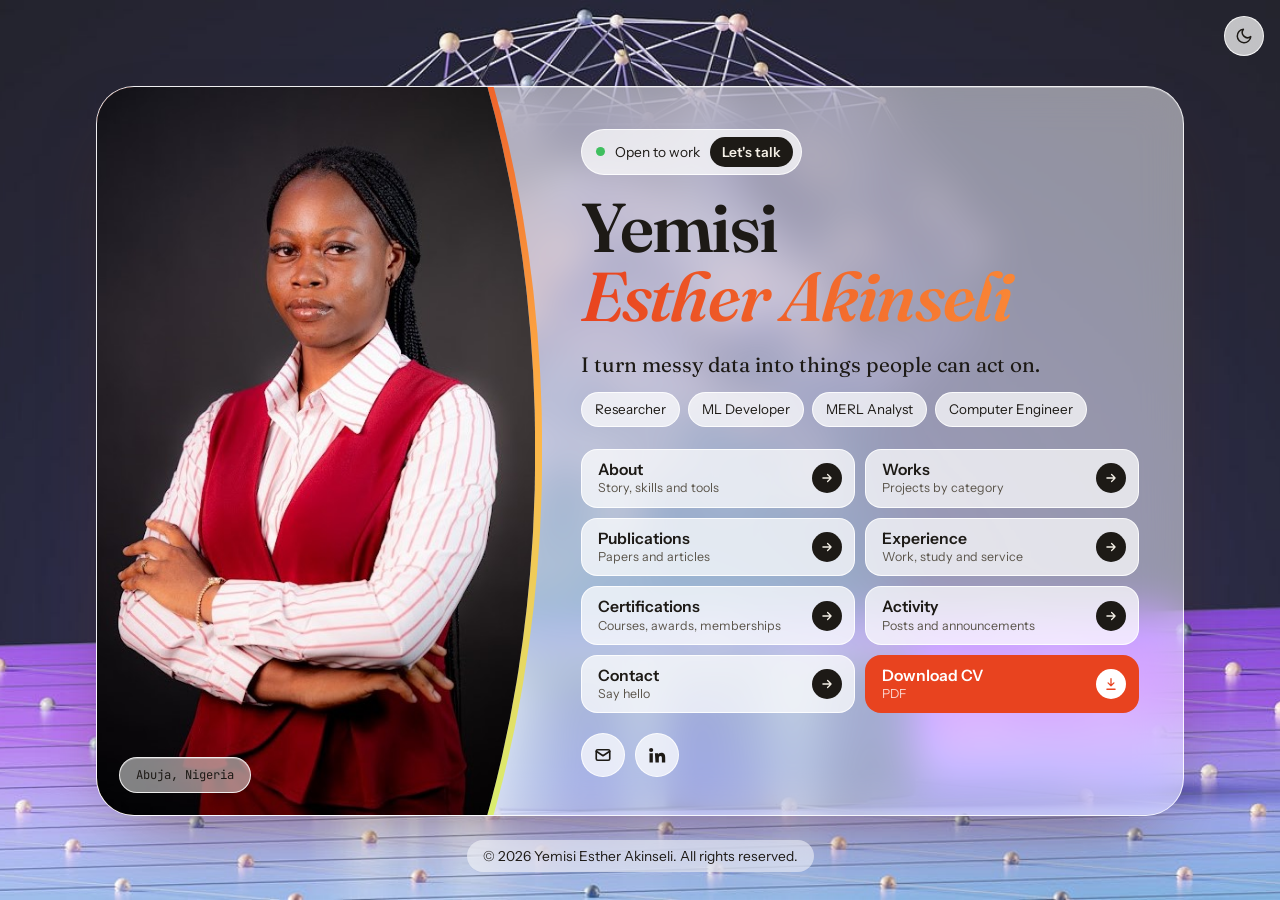
<file: index.html>
<!doctype html>
<html lang="en">
<head>
<meta charset="utf-8">
<meta name="viewport" content="width=device-width, initial-scale=1">
<title>Yemisi Akinseli . Portfolio </title>
<meta name="description" content="Yemisi Akinseli is a computer engineer in Abuja working in data, machine learning and automation.">
<link rel="icon" type="image/jpg" href="favicon.jpg">
<link rel="apple-touch-icon" href="favicon.jpg">
<link rel="preconnect" href="https://fonts.googleapis.com">
<link rel="preconnect" href="https://fonts.gstatic.com" crossorigin>
<link href="https://fonts.googleapis.com/css2?family=Fraunces:opsz,wght@9..144,400;9..144,600;9..144,700&family=Instrument+Sans:wght@400;500;600&family=JetBrains+Mono:wght@400;500&display=swap" rel="stylesheet">
<link rel="stylesheet" href="styles.css">
</head>
<body>
<div class="home">
  <div class="bg" aria-hidden="true"><div class="bg-photo"></div></div>
  <a class="skip" href="#main">Skip to content</a>
  <button class="icon-btn home-theme" id="themeBtn" type="button" aria-label="Switch between light and dark mode" title="Light / dark">
  <svg class="i-moon" viewBox="0 0 24 24" width="18" height="18" fill="none" stroke="currentColor" stroke-width="2" stroke-linecap="round" stroke-linejoin="round" aria-hidden="true"><path d="M21 12.8A9 9 0 1 1 11.2 3a7 7 0 0 0 9.8 9.8z"/></svg>
  <svg class="i-sun" viewBox="0 0 24 24" width="18" height="18" fill="none" stroke="currentColor" stroke-width="2" stroke-linecap="round" stroke-linejoin="round" aria-hidden="true"><circle cx="12" cy="12" r="4"/><path d="M12 2v2M12 20v2M4.9 4.9l1.4 1.4M17.7 17.7l1.4 1.4M2 12h2M20 12h2M4.9 19.1l1.4-1.4M17.7 6.3l1.4-1.4"/></svg>
</button>
  <main id="main">
    <div class="hub-wrap">
      <section class="hub glass" aria-label="Yemisi Akinseli">
        <div class="hub-photo">
          <div class="rim"></div>
          <div class="pic"><span class="avatar-fb" aria-hidden="true">YA</span><img src="photo.jpg" alt="Portrait of Yemisi Akinseli" width="460" height="600" onerror="this.remove()"></div>
          <span class="photo-tag glass">Abuja, Nigeria</span>
        </div>
        <div class="hub-main">
          <a class="status" href="contact.html"><span class="dot"></span><span>Open to work</span><span class="go">Let's talk</span></a>
          <h1 class="hub-name">Yemisi<em>Esther Akinseli</em></h1>
          <p class="hub-say">I turn messy data into things people can act on.</p>
          <ul class="hub-roles"><li>Researcher</li><li>ML Developer</li><li>MERL Analyst</li><li>Computer Engineer</li></ul>
          <nav class="hub-links" aria-label="Site pages"><a class="hub-link" href="about.html"><span><b>About</b><small>Story, skills and tools</small></span><i><svg viewBox="0 0 24 24" width="14" height="14" fill="none" stroke="currentColor" stroke-width="2.2" stroke-linecap="round" stroke-linejoin="round" aria-hidden="true"><path d="M5 12h14M13 6l6 6-6 6"/></svg></i></a><a class="hub-link" href="works.html"><span><b>Works</b><small>Projects by category</small></span><i><svg viewBox="0 0 24 24" width="14" height="14" fill="none" stroke="currentColor" stroke-width="2.2" stroke-linecap="round" stroke-linejoin="round" aria-hidden="true"><path d="M5 12h14M13 6l6 6-6 6"/></svg></i></a><a class="hub-link" href="publications.html"><span><b>Publications</b><small>Papers and articles</small></span><i><svg viewBox="0 0 24 24" width="14" height="14" fill="none" stroke="currentColor" stroke-width="2.2" stroke-linecap="round" stroke-linejoin="round" aria-hidden="true"><path d="M5 12h14M13 6l6 6-6 6"/></svg></i></a><a class="hub-link" href="experience.html"><span><b>Experience</b><small>Work, study and service</small></span><i><svg viewBox="0 0 24 24" width="14" height="14" fill="none" stroke="currentColor" stroke-width="2.2" stroke-linecap="round" stroke-linejoin="round" aria-hidden="true"><path d="M5 12h14M13 6l6 6-6 6"/></svg></i></a><a class="hub-link" href="certifications.html"><span><b>Certifications</b><small>Courses, awards, memberships</small></span><i><svg viewBox="0 0 24 24" width="14" height="14" fill="none" stroke="currentColor" stroke-width="2.2" stroke-linecap="round" stroke-linejoin="round" aria-hidden="true"><path d="M5 12h14M13 6l6 6-6 6"/></svg></i></a><a class="hub-link" href="activity.html"><span><b>Activity</b><small>Posts and announcements</small></span><i><svg viewBox="0 0 24 24" width="14" height="14" fill="none" stroke="currentColor" stroke-width="2.2" stroke-linecap="round" stroke-linejoin="round" aria-hidden="true"><path d="M5 12h14M13 6l6 6-6 6"/></svg></i></a><a class="hub-link" href="contact.html"><span><b>Contact</b><small>Say hello</small></span><i><svg viewBox="0 0 24 24" width="14" height="14" fill="none" stroke="currentColor" stroke-width="2.2" stroke-linecap="round" stroke-linejoin="round" aria-hidden="true"><path d="M5 12h14M13 6l6 6-6 6"/></svg></i></a><a class="hub-link cv" href="Yemisi-Akinseli-CV.pdf" download><span><b>Download CV</b><small>PDF</small></span><i><svg viewBox="0 0 24 24" width="14" height="14" fill="none" stroke="currentColor" stroke-width="2.2" stroke-linecap="round" stroke-linejoin="round" aria-hidden="true"><path d="M12 3v12M7 10l5 5 5-5M5 21h14"/></svg></i></a></nav>
          <div class="hub-social">
            <a href="mailto:yemisi@yemisiakinseli.com" aria-label="Email Yemisi"><svg viewBox="0 0 24 24" width="18" height="18" fill="none" stroke="currentColor" stroke-width="2.2" stroke-linecap="round" stroke-linejoin="round" aria-hidden="true"><rect x="3" y="5" width="18" height="14" rx="2"/><path d="m3 7 9 6 9-6"/></svg></a>
            <a href="https://www.linkedin.com/in/yemisiestherakinseli/" target="_blank" rel="noopener" aria-label="Yemisi on LinkedIn"><svg viewBox="0 0 24 24" width="20" height="20" fill="currentColor" aria-hidden="true"><path d="M4.98 3.5a2.5 2.5 0 1 1 0 5 2.5 2.5 0 0 1 0-5zM3 9.75h4V21H3zM9.5 9.75h3.8v1.6h.06c.53-1 1.82-2.05 3.75-2.05 4 0 4.75 2.63 4.75 6.05V21h-4v-5.1c0-1.22-.02-2.78-1.7-2.78-1.7 0-1.96 1.33-1.96 2.69V21h-4z"/></svg></a>
          </div>
        </div>
      </section>
    </div>
  </main>
  <footer class="home-foot"><p>&copy; <span id="year">2026</span> Yemisi Esther Akinseli. All rights reserved.</p></footer>
</div>
<div class="progress" id="progress" aria-hidden="true"></div>
<script src="script.js"></script>
</body>
</html>
</file>
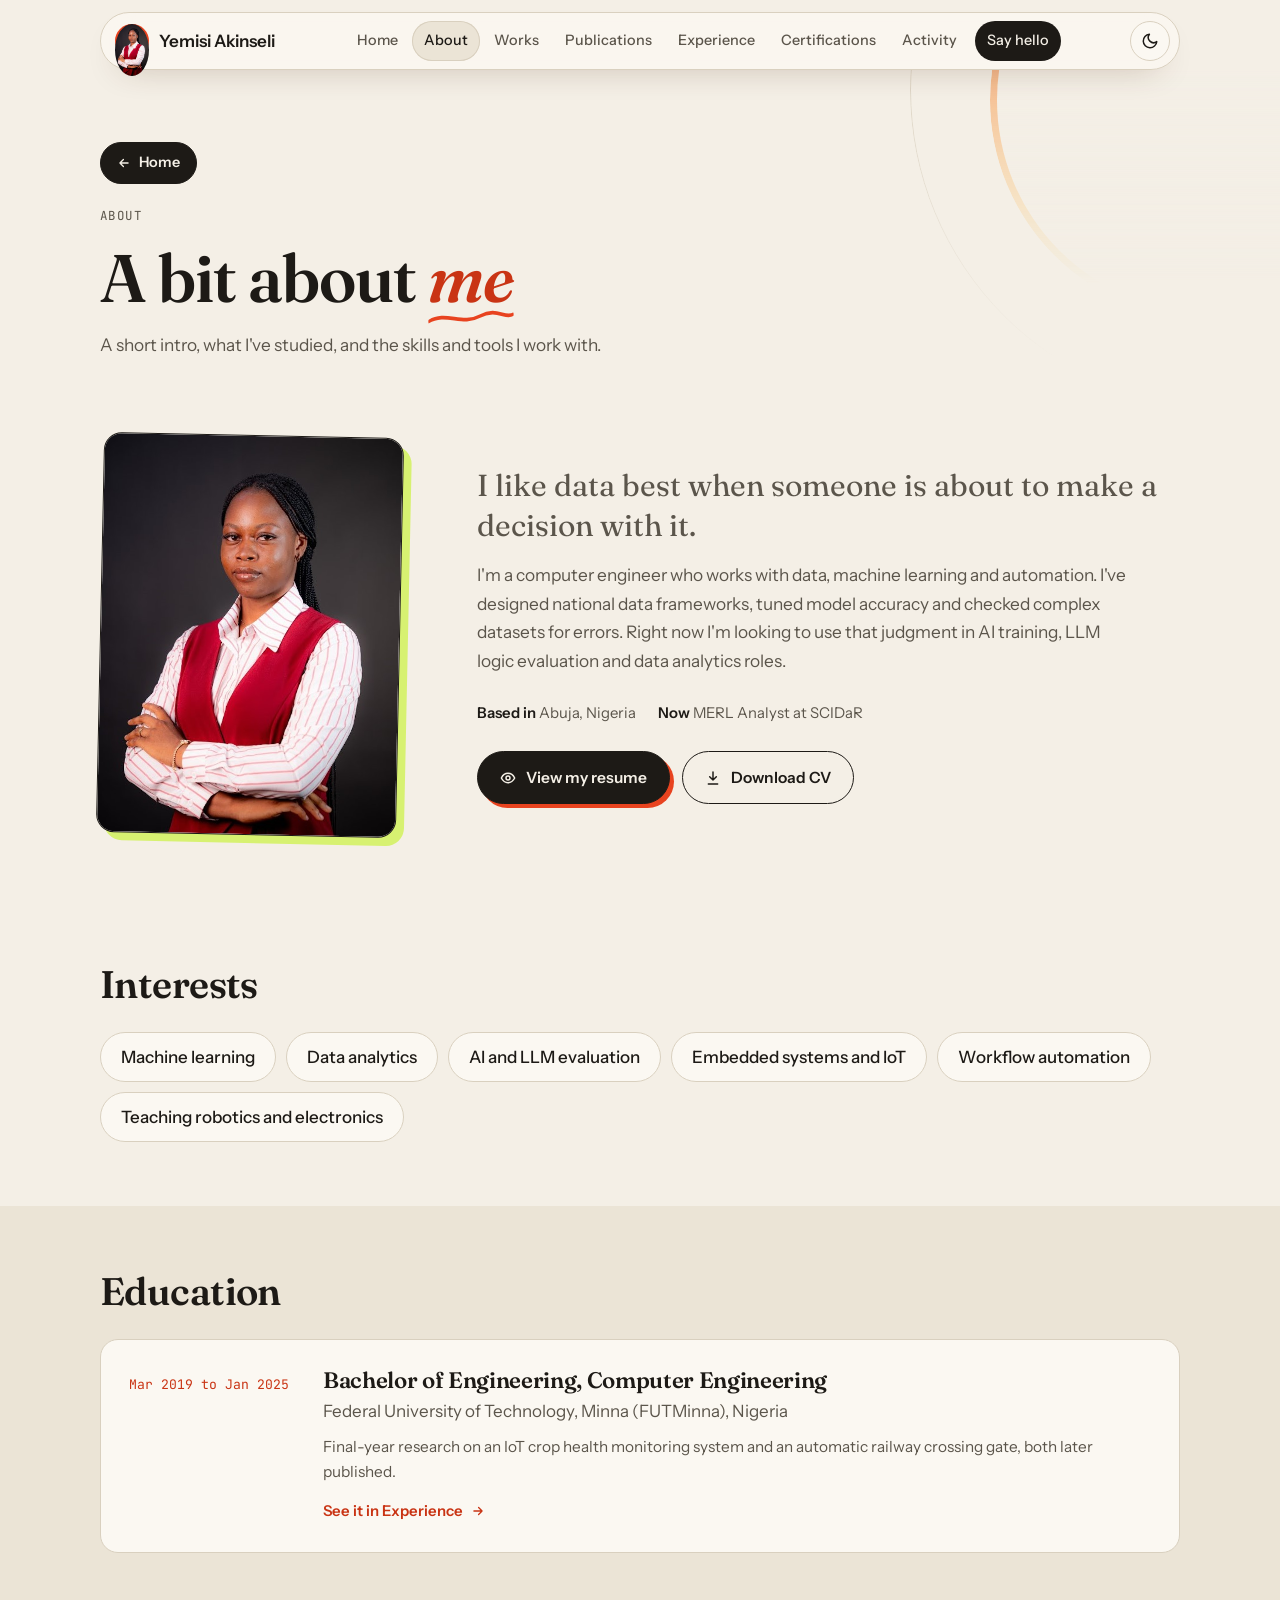
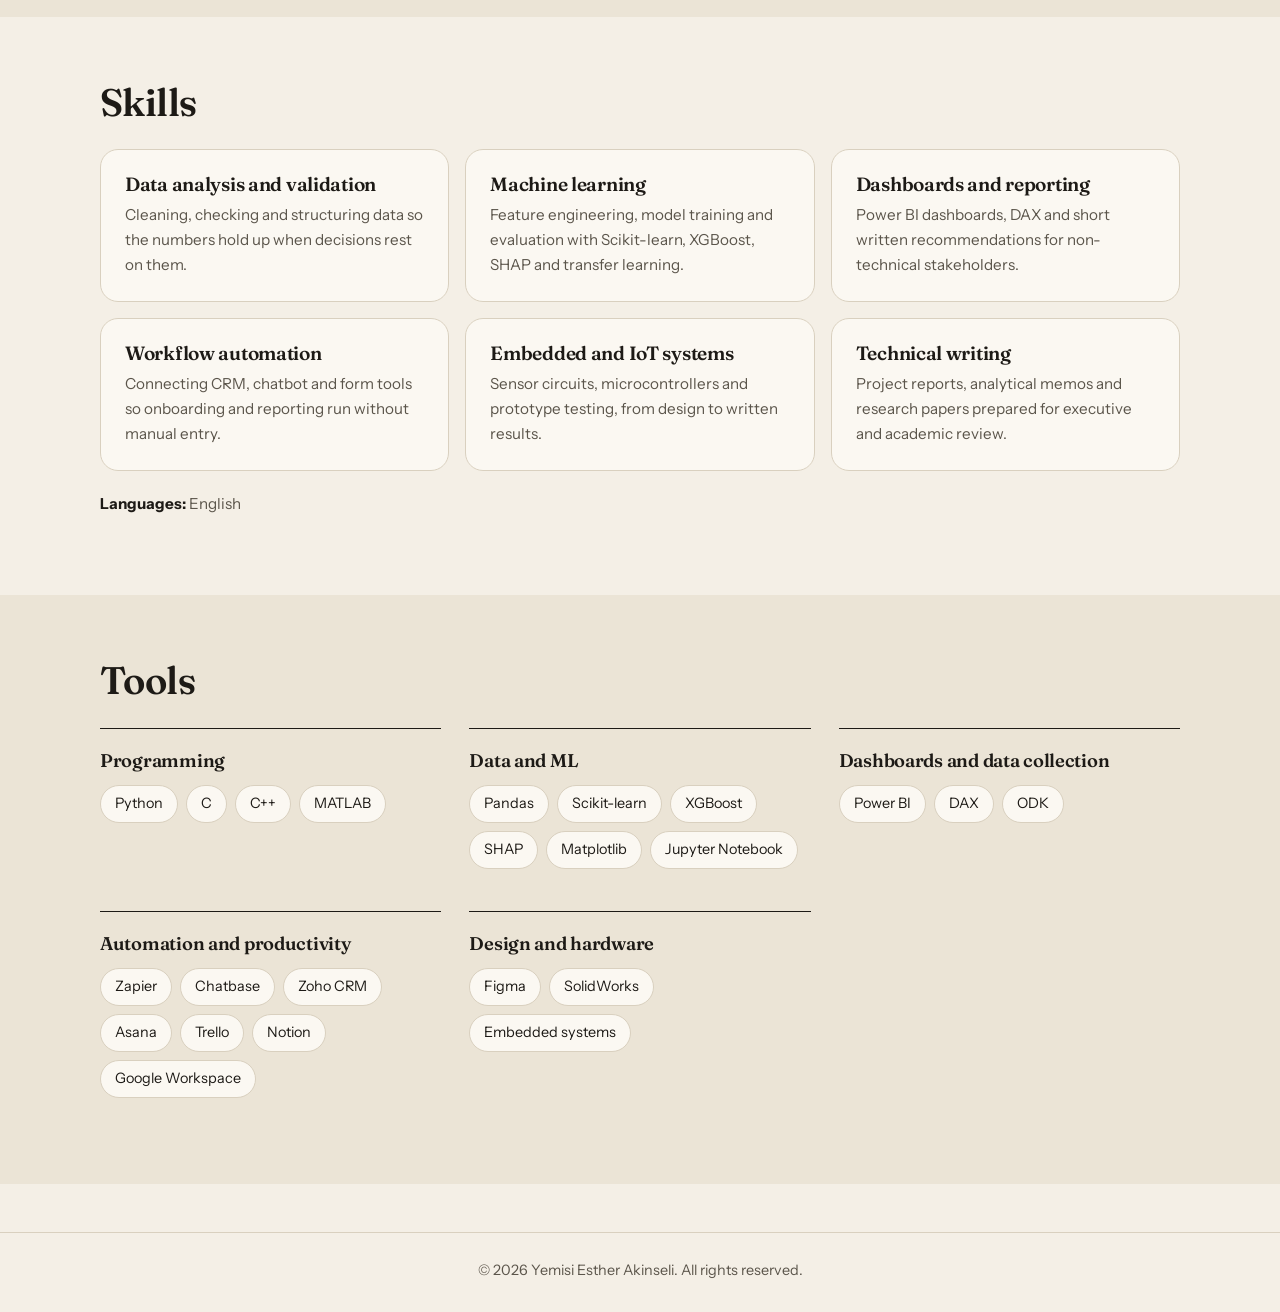
<file: about.html>
<!doctype html>
<html lang="en">
<head>
<meta charset="utf-8">
<meta name="viewport" content="width=device-width, initial-scale=1">
<title>About | Yemisi Akinseli</title>
<meta name="description" content="About Yemisi Akinseli: summary, education, skills and tools.">
<link rel="icon" type="image/jpg" href="favicon.jpg">
<link rel="apple-touch-icon" href="favicon.jpg">
<link rel="preconnect" href="https://fonts.googleapis.com">
<link rel="preconnect" href="https://fonts.gstatic.com" crossorigin>
<link href="https://fonts.googleapis.com/css2?family=Fraunces:opsz,wght@9..144,400;9..144,600;9..144,700&family=Instrument+Sans:wght@400;500;600&family=JetBrains+Mono:wght@400;500&display=swap" rel="stylesheet">
<link rel="stylesheet" href="styles.css">
</head>
<body>
<a class="skip" href="#main">Skip to content</a>
<header class="nav" id="nav">
  <div class="wrap">
   <div class="nav-row">
    <a class="brand" href="index.html" aria-label="Yemisi Akinseli, home">
      <span class="brand-mark"><img src="favicon.jpg" alt=""></span><span class="brand-name">Yemisi Akinseli</span>
    </a>
    <nav class="nav-links" id="navLinks" aria-label="Main"><a href="index.html">Home</a><a href="about.html" aria-current="page">About</a><a href="works.html">Works</a><a href="publications.html">Publications</a><a href="experience.html">Experience</a><a href="certifications.html">Certifications</a><a href="activity.html">Activity</a><a href="contact.html" class="nav-cta">Say hello</a></nav>
    <div class="nav-actions">
      <button class="icon-btn " id="themeBtn" type="button" aria-label="Switch between light and dark mode" title="Light / dark">
  <svg class="i-moon" viewBox="0 0 24 24" width="18" height="18" fill="none" stroke="currentColor" stroke-width="2" stroke-linecap="round" stroke-linejoin="round" aria-hidden="true"><path d="M21 12.8A9 9 0 1 1 11.2 3a7 7 0 0 0 9.8 9.8z"/></svg>
  <svg class="i-sun" viewBox="0 0 24 24" width="18" height="18" fill="none" stroke="currentColor" stroke-width="2" stroke-linecap="round" stroke-linejoin="round" aria-hidden="true"><circle cx="12" cy="12" r="4"/><path d="M12 2v2M12 20v2M4.9 4.9l1.4 1.4M17.7 17.7l1.4 1.4M2 12h2M20 12h2M4.9 19.1l1.4-1.4M17.7 6.3l1.4-1.4"/></svg>
</button>
      <button class="icon-btn menu-btn" id="menuBtn" type="button" aria-label="Open menu" aria-expanded="false" aria-controls="navLinks"><span></span><span></span></button>
    </div>
   </div>
  </div>
</header>
<main id="main">
<section class="page-head">
  <div class="wrap">
    <div class="page-top"><a class="btn-home" href="index.html"><svg viewBox="0 0 24 24" width="14" height="14" fill="none" stroke="currentColor" stroke-width="2.2" stroke-linecap="round" stroke-linejoin="round" aria-hidden="true"><path d="M19 12H5M11 6l-6 6 6 6"/></svg> Home</a></div>
    <p class="label">About</p>
    <h1>A bit about <span class="scribble">me<svg viewBox="0 0 300 18" preserveAspectRatio="none" aria-hidden="true"><path d="M3 12 C 60 2, 120 16, 180 7 S 270 10, 297 5"/></svg></span></h1>
    <p class="lede">A short intro, what I've studied, and the skills and tools I work with.</p>
  </div>
</section>
<section class="section">
  <div class="wrap about-top">
    <div class="portrait"><span class="avatar-fb" aria-hidden="true">YA</span><img src="photo.jpg" alt="Portrait of Yemisi Akinseli" width="300" height="400" onerror="this.remove()"></div>
    <div class="summary">
      <p class="big">I like data best when someone is about to make a decision with it.</p>
      <p>I'm a computer engineer who works with data, machine learning and automation. I've designed national data frameworks, tuned model accuracy and checked complex datasets for errors. Right now I'm looking to use that judgment in AI training, LLM logic evaluation and data analytics roles.</p>
      <p class="quick"><span><b>Based in</b> Abuja, Nigeria</span><span><b>Now</b> MERL Analyst at SCIDaR</span></p>
      <div class="btns">
        <a class="btn btn-primary" href="Yemisi-Akinseli-CV.pdf" target="_blank" rel="noopener"><svg viewBox="0 0 24 24" width="16" height="16" fill="none" stroke="currentColor" stroke-width="2.2" stroke-linecap="round" stroke-linejoin="round" aria-hidden="true"><path d="M2 12s3.5-7 10-7 10 7 10 7-3.5 7-10 7S2 12 2 12z"/><circle cx="12" cy="12" r="3"/></svg> View my resume</a>
        <a class="btn btn-ghost" href="Yemisi-Akinseli-CV.pdf" download><svg viewBox="0 0 24 24" width="16" height="16" fill="none" stroke="currentColor" stroke-width="2.2" stroke-linecap="round" stroke-linejoin="round" aria-hidden="true"><path d="M12 3v12M7 10l5 5 5-5M5 21h14"/></svg> Download CV</a>
      </div>
    </div>
  </div>
</section>

<section class="section">
  <div class="wrap">
    <div class="section-head reveal"><h2>Interests</h2></div>
    <ul class="interests reveal"><li>Machine learning</li><li>Data analytics</li><li>AI and LLM evaluation</li><li>Embedded systems and IoT</li><li>Workflow automation</li><li>Teaching robotics and electronics</li></ul>
  </div>
</section>

<section class="section section-tint">
  <div class="wrap">
    <div class="section-head reveal"><h2>Education</h2></div>
    <a class="edu reveal" href="experience.html#edu-futminna">
      <p class="when">Mar 2019 to Jan 2025</p>
      <div>
        <h3>Bachelor of Engineering, Computer Engineering</h3>
        <p>Federal University of Technology, Minna (FUTMinna), Nigeria</p>
        <p>Final-year research on an IoT crop health monitoring system and an automatic railway crossing gate, both later published.</p>
        <span class="edu-go">See it in Experience <svg viewBox="0 0 24 24" width="14" height="14" fill="none" stroke="currentColor" stroke-width="2.2" stroke-linecap="round" stroke-linejoin="round" aria-hidden="true"><path d="M5 12h14M13 6l6 6-6 6"/></svg></span>
      </div>
    </a>
  </div>
</section>

<section class="section">
  <div class="wrap">
    <div class="section-head reveal"><h2>Skills</h2></div>
    <div class="skills"><div class="skill reveal"><h3>Data analysis and validation</h3><p>Cleaning, checking and structuring data so the numbers hold up when decisions rest on them.</p></div><div class="skill reveal"><h3>Machine learning</h3><p>Feature engineering, model training and evaluation with Scikit-learn, XGBoost, SHAP and transfer learning.</p></div><div class="skill reveal"><h3>Dashboards and reporting</h3><p>Power BI dashboards, DAX and short written recommendations for non-technical stakeholders.</p></div><div class="skill reveal"><h3>Workflow automation</h3><p>Connecting CRM, chatbot and form tools so onboarding and reporting run without manual entry.</p></div><div class="skill reveal"><h3>Embedded and IoT systems</h3><p>Sensor circuits, microcontrollers and prototype testing, from design to written results.</p></div><div class="skill reveal"><h3>Technical writing</h3><p>Project reports, analytical memos and research papers prepared for executive and academic review.</p></div></div>
    <p class="langs reveal"><b>Languages:</b> English</p>
  </div>
</section>

<section class="section section-tint">
  <div class="wrap">
    <div class="section-head reveal"><h2>Tools</h2></div>
    <div class="tool-groups"><div class="tool-group reveal"><h3>Programming</h3><ul class="pills"><li>Python</li><li>C</li><li>C++</li><li>MATLAB</li></ul></div><div class="tool-group reveal"><h3>Data and ML</h3><ul class="pills"><li>Pandas</li><li>Scikit-learn</li><li>XGBoost</li><li>SHAP</li><li>Matplotlib</li><li>Jupyter Notebook</li></ul></div><div class="tool-group reveal"><h3>Dashboards and data collection</h3><ul class="pills"><li>Power BI</li><li>DAX</li><li>ODK</li></ul></div><div class="tool-group reveal"><h3>Automation and productivity</h3><ul class="pills"><li>Zapier</li><li>Chatbase</li><li>Zoho CRM</li><li>Asana</li><li>Trello</li><li>Notion</li><li>Google Workspace</li></ul></div><div class="tool-group reveal"><h3>Design and hardware</h3><ul class="pills"><li>Figma</li><li>SolidWorks</li><li>Embedded systems</li></ul></div></div>
  </div>
</section>
</main>
<footer class="footer">
  <div class="wrap"><p>&copy; <span id="year">2026</span> Yemisi Esther Akinseli. All rights reserved.</p></div>
</footer>
<button class="to-top" id="toTop" type="button" aria-label="Back to top">
  <svg viewBox="0 0 24 24" width="18" height="18" fill="none" stroke="currentColor" stroke-width="2.4" stroke-linecap="round" stroke-linejoin="round" aria-hidden="true"><path d="M12 19V5M5 12l7-7 7 7"/></svg>
</button>
<div class="progress" id="progress" aria-hidden="true"></div>
<script src="script.js"></script>
</body>
</html>
</file>
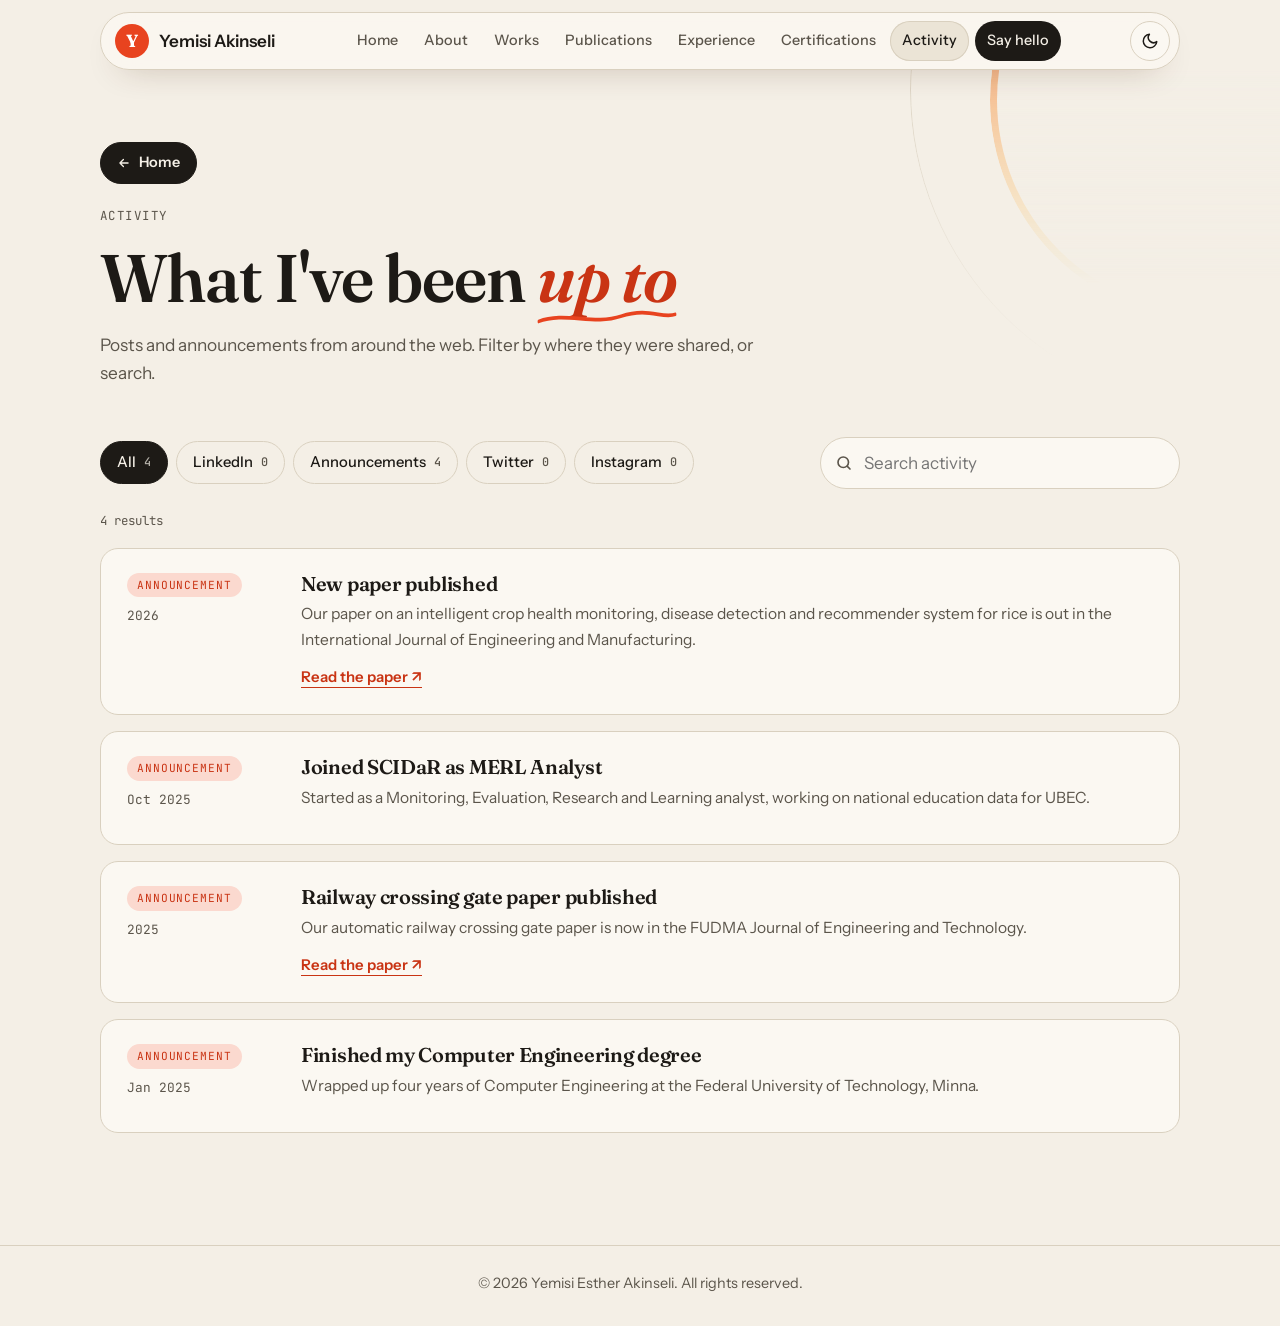
<file: activity.html>
<!doctype html>
<html lang="en">
<head>
<meta charset="utf-8">
<meta name="viewport" content="width=device-width, initial-scale=1">
<title>Activity | Yemisi Akinseli</title>
<meta name="description" content="Posts and announcements from Yemisi Akinseli.">
<link rel="icon" type="image/jpg" href="favicon.jpg">
<link rel="apple-touch-icon" href="favicon.jpg">
<link rel="preconnect" href="https://fonts.googleapis.com">
<link rel="preconnect" href="https://fonts.gstatic.com" crossorigin>
<link href="https://fonts.googleapis.com/css2?family=Fraunces:opsz,wght@9..144,400;9..144,600;9..144,700&family=Instrument+Sans:wght@400;500;600&family=JetBrains+Mono:wght@400;500&display=swap" rel="stylesheet">
<link rel="stylesheet" href="styles.css">
</head>
<body>
<a class="skip" href="#main">Skip to content</a>
<header class="nav" id="nav">
  <div class="wrap">
   <div class="nav-row">
    <a class="brand" href="index.html" aria-label="Yemisi Akinseli, home">
      <span class="brand-mark">Y</span><span class="brand-name">Yemisi Akinseli</span>
    </a>
    <nav class="nav-links" id="navLinks" aria-label="Main"><a href="index.html">Home</a><a href="about.html">About</a><a href="works.html">Works</a><a href="publications.html">Publications</a><a href="experience.html">Experience</a><a href="certifications.html">Certifications</a><a href="activity.html" aria-current="page">Activity</a><a href="contact.html" class="nav-cta">Say hello</a></nav>
    <div class="nav-actions">
      <button class="icon-btn " id="themeBtn" type="button" aria-label="Switch between light and dark mode" title="Light / dark">
  <svg class="i-moon" viewBox="0 0 24 24" width="18" height="18" fill="none" stroke="currentColor" stroke-width="2" stroke-linecap="round" stroke-linejoin="round" aria-hidden="true"><path d="M21 12.8A9 9 0 1 1 11.2 3a7 7 0 0 0 9.8 9.8z"/></svg>
  <svg class="i-sun" viewBox="0 0 24 24" width="18" height="18" fill="none" stroke="currentColor" stroke-width="2" stroke-linecap="round" stroke-linejoin="round" aria-hidden="true"><circle cx="12" cy="12" r="4"/><path d="M12 2v2M12 20v2M4.9 4.9l1.4 1.4M17.7 17.7l1.4 1.4M2 12h2M20 12h2M4.9 19.1l1.4-1.4M17.7 6.3l1.4-1.4"/></svg>
</button>
      <button class="icon-btn menu-btn" id="menuBtn" type="button" aria-label="Open menu" aria-expanded="false" aria-controls="navLinks"><span></span><span></span></button>
    </div>
   </div>
  </div>
</header>
<main id="main">
<section class="page-head">
  <div class="wrap">
    <div class="page-top"><a class="btn-home" href="index.html"><svg viewBox="0 0 24 24" width="14" height="14" fill="none" stroke="currentColor" stroke-width="2.2" stroke-linecap="round" stroke-linejoin="round" aria-hidden="true"><path d="M19 12H5M11 6l-6 6 6 6"/></svg> Home</a></div>
    <p class="label">Activity</p>
    <h1>What I've been <span class="scribble">up to<svg viewBox="0 0 300 18" preserveAspectRatio="none" aria-hidden="true"><path d="M3 12 C 60 2, 120 16, 180 7 S 270 10, 297 5"/></svg></span></h1>
    <p class="lede">Posts and announcements from around the web. Filter by where they were shared, or search.</p>
  </div>
</section>
<section class="section" style="padding-top:8px">
  <div class="wrap" data-filterable>
    <div class="controls">
      <div class="toggles" role="group" aria-label="Filter"><button type="button" class="tog is-active" data-toggle="all" aria-pressed="true">All <span class="n">4</span></button><button type="button" class="tog" data-toggle="linkedin" aria-pressed="false">LinkedIn <span class="n">0</span></button><button type="button" class="tog" data-toggle="announcement" aria-pressed="false">Announcements <span class="n">4</span></button><button type="button" class="tog" data-toggle="twitter" aria-pressed="false">Twitter <span class="n">0</span></button><button type="button" class="tog" data-toggle="instagram" aria-pressed="false">Instagram <span class="n">0</span></button></div>
      <div class="search" role="search">
  <label class="sr" for="actSearch">Search activity</label>
  <svg viewBox="0 0 24 24" width="18" height="18" fill="none" stroke="currentColor" stroke-width="2.2" stroke-linecap="round" stroke-linejoin="round" aria-hidden="true"><circle cx="11" cy="11" r="7"/><path d="m20 20-3.5-3.5"/></svg>
  <input id="actSearch" type="search" data-search placeholder="Search activity" autocomplete="off">
</div>
    </div>
    <p class="result-note" data-note>4 results</p>
    <ul class="posts"><li class="post reveal" data-item data-type="announcement">
  <div class="post-side"><span class="badge">Announcement</span><span class="post-date">2026</span></div>
  <div><h3>New paper published</h3><p>Our paper on an intelligent crop health monitoring, disease detection and recommender system for rice is out in the International Journal of Engineering and Manufacturing.</p><a class="text-link" href="https://doi.org/10.5815/ijem.2026.03.20" target="_blank" rel="noopener">Read the paper &#8599;</a></div>
</li><li class="post reveal" data-item data-type="announcement">
  <div class="post-side"><span class="badge">Announcement</span><span class="post-date">Oct 2025</span></div>
  <div><h3>Joined SCIDaR as MERL Analyst</h3><p>Started as a Monitoring, Evaluation, Research and Learning analyst, working on national education data for UBEC.</p></div>
</li><li class="post reveal" data-item data-type="announcement">
  <div class="post-side"><span class="badge">Announcement</span><span class="post-date">2025</span></div>
  <div><h3>Railway crossing gate paper published</h3><p>Our automatic railway crossing gate paper is now in the FUDMA Journal of Engineering and Technology.</p><a class="text-link" href="https://doi.org/10.33003/nqv7hm91" target="_blank" rel="noopener">Read the paper &#8599;</a></div>
</li><li class="post reveal" data-item data-type="announcement">
  <div class="post-side"><span class="badge">Announcement</span><span class="post-date">Jan 2025</span></div>
  <div><h3>Finished my Computer Engineering degree</h3><p>Wrapped up four years of Computer Engineering at the Federal University of Technology, Minna.</p></div>
</li></ul>
    <div class="empty-state" data-empty data-for="linkedin" hidden><h3>No LinkedIn posts here yet</h3><p>Follow along on LinkedIn for updates as they happen.</p><a class="btn btn-primary" href="https://www.linkedin.com/in/yemisiestherakinseli/" target="_blank" rel="noopener">Open LinkedIn &#8599;</a></div>
    <div class="empty-state" data-empty data-for="twitter" hidden><h3>No Twitter posts here yet</h3><p>Posts shared on Twitter will appear here.</p></div>
    <div class="empty-state" data-empty data-for="instagram" hidden><h3>No Instagram posts here yet</h3><p>Posts shared on Instagram will appear here.</p></div>
    <div class="empty-state" data-empty hidden><h3>Nothing matches that</h3><p>Try a different word or another filter.</p></div>
  </div>
</section>
</main>
<footer class="footer">
  <div class="wrap"><p>&copy; <span id="year">2026</span> Yemisi Esther Akinseli. All rights reserved.</p></div>
</footer>
<button class="to-top" id="toTop" type="button" aria-label="Back to top">
  <svg viewBox="0 0 24 24" width="18" height="18" fill="none" stroke="currentColor" stroke-width="2.4" stroke-linecap="round" stroke-linejoin="round" aria-hidden="true"><path d="M12 19V5M5 12l7-7 7 7"/></svg>
</button>
<div class="progress" id="progress" aria-hidden="true"></div>
<script src="script.js"></script>
</body>
</html>
</file>
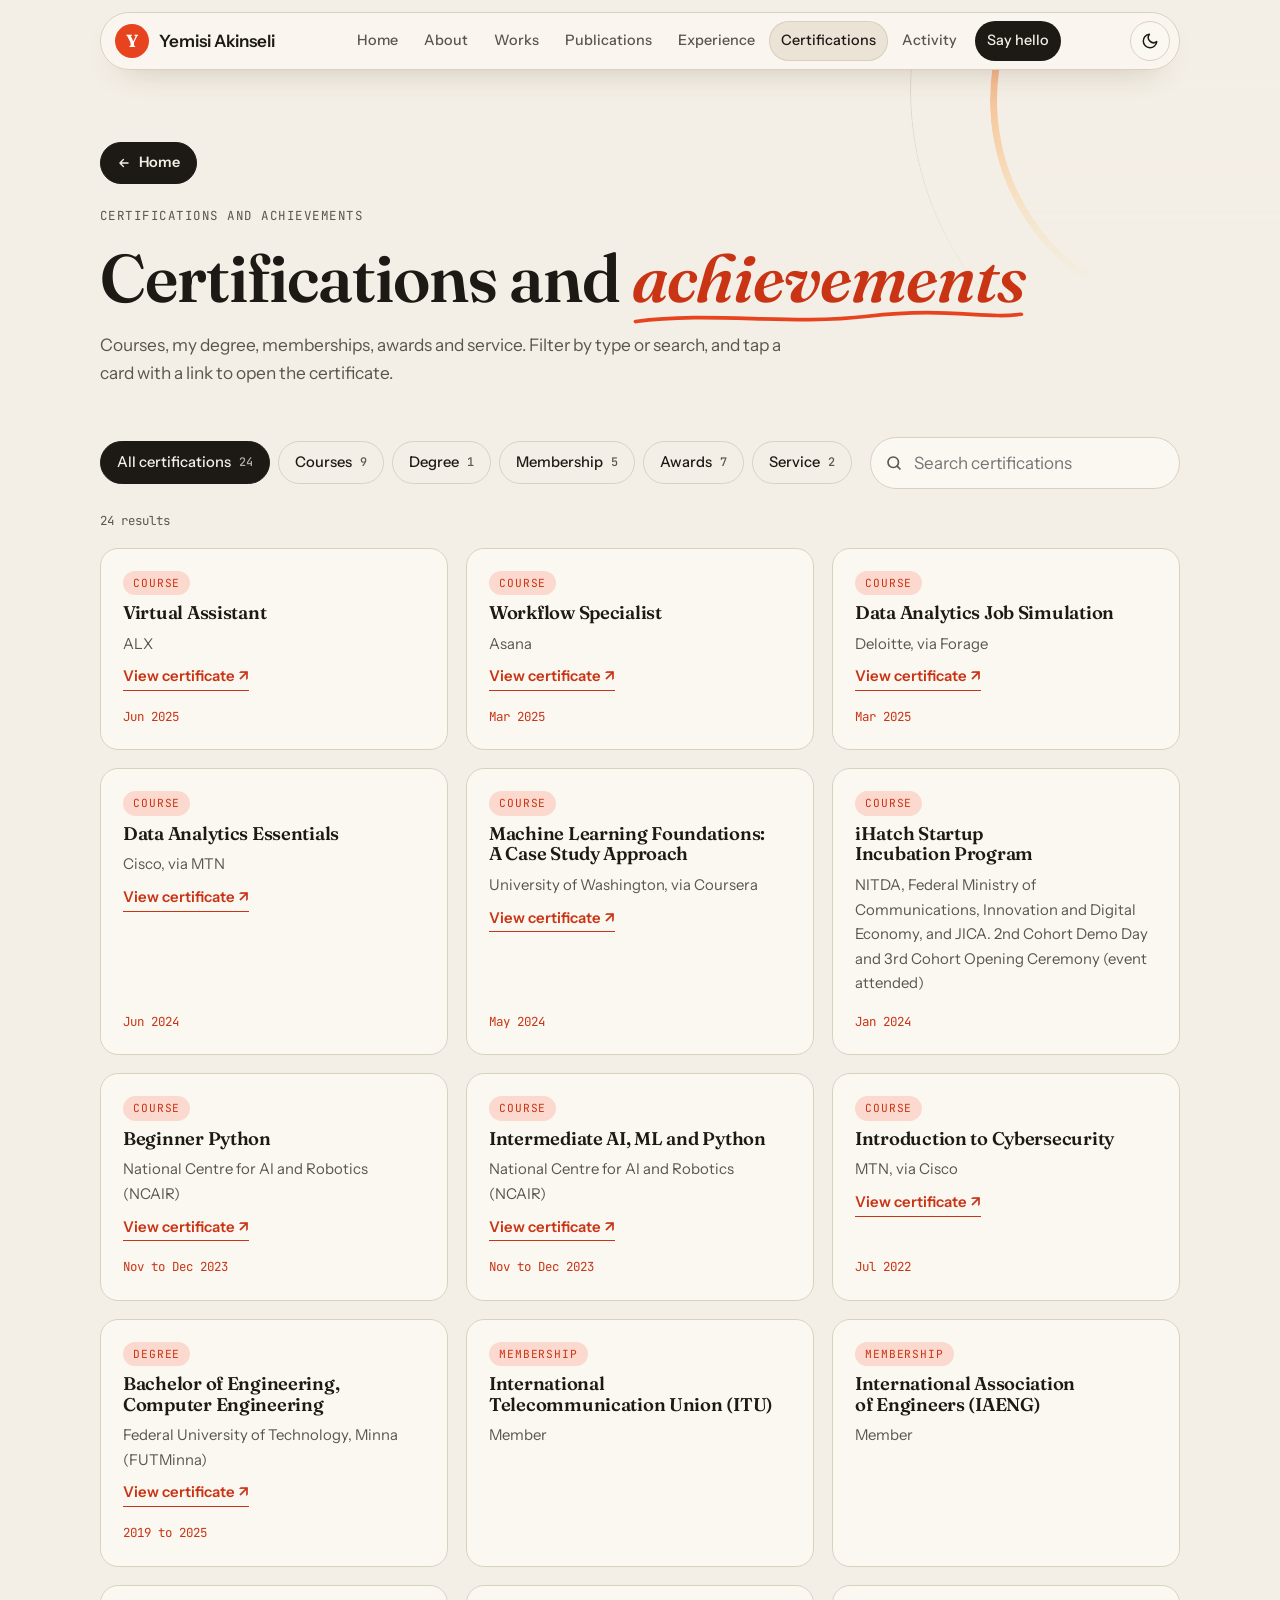
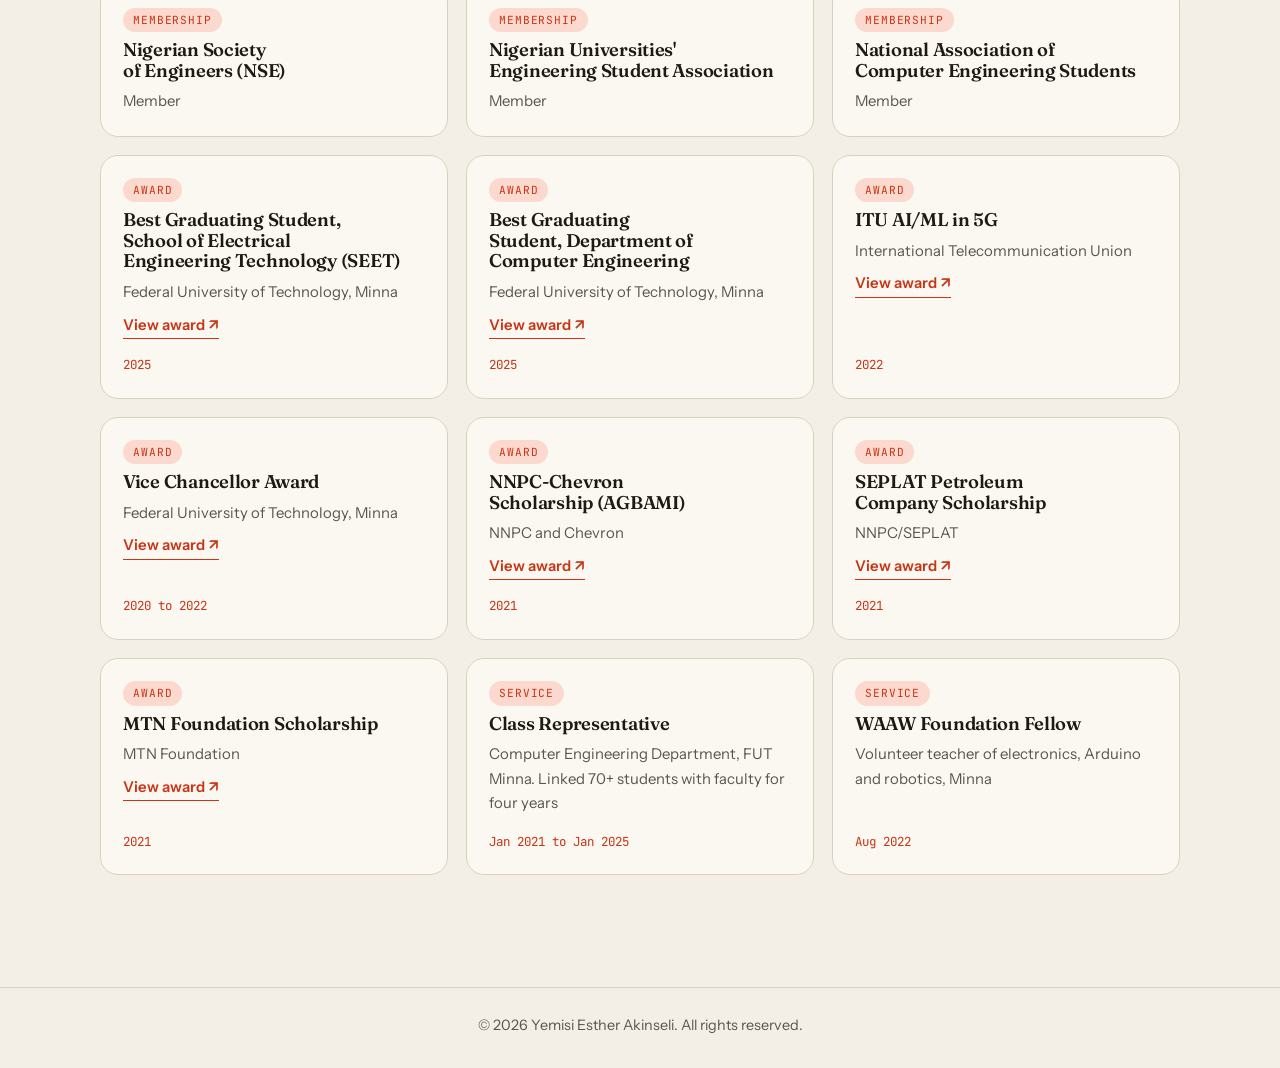
<file: certifications.html>
<!doctype html>
<html lang="en">
<head>
<meta charset="utf-8">
<meta name="viewport" content="width=device-width, initial-scale=1">
<title>Certifications and Achievements | Yemisi Akinseli</title>
<meta name="description" content="Courses, degree, memberships, awards and service of Yemisi Akinseli.">
<link rel="icon" type="image/jpg" href="favicon.jpg">
<link rel="apple-touch-icon" href="favicon.jpg">
<link rel="preconnect" href="https://fonts.googleapis.com">
<link rel="preconnect" href="https://fonts.gstatic.com" crossorigin>
<link href="https://fonts.googleapis.com/css2?family=Fraunces:opsz,wght@9..144,400;9..144,600;9..144,700&family=Instrument+Sans:wght@400;500;600&family=JetBrains+Mono:wght@400;500&display=swap" rel="stylesheet">
<link rel="stylesheet" href="styles.css">
</head>
<body>
<a class="skip" href="#main">Skip to content</a>
<header class="nav" id="nav">
  <div class="wrap">
   <div class="nav-row">
    <a class="brand" href="index.html" aria-label="Yemisi Akinseli, home">
      <span class="brand-mark">Y</span><span class="brand-name">Yemisi Akinseli</span>
    </a>
    <nav class="nav-links" id="navLinks" aria-label="Main"><a href="index.html">Home</a><a href="about.html">About</a><a href="works.html">Works</a><a href="publications.html">Publications</a><a href="experience.html">Experience</a><a href="certifications.html" aria-current="page">Certifications</a><a href="activity.html">Activity</a><a href="contact.html" class="nav-cta">Say hello</a></nav>
    <div class="nav-actions">
      <button class="icon-btn " id="themeBtn" type="button" aria-label="Switch between light and dark mode" title="Light / dark">
  <svg class="i-moon" viewBox="0 0 24 24" width="18" height="18" fill="none" stroke="currentColor" stroke-width="2" stroke-linecap="round" stroke-linejoin="round" aria-hidden="true"><path d="M21 12.8A9 9 0 1 1 11.2 3a7 7 0 0 0 9.8 9.8z"/></svg>
  <svg class="i-sun" viewBox="0 0 24 24" width="18" height="18" fill="none" stroke="currentColor" stroke-width="2" stroke-linecap="round" stroke-linejoin="round" aria-hidden="true"><circle cx="12" cy="12" r="4"/><path d="M12 2v2M12 20v2M4.9 4.9l1.4 1.4M17.7 17.7l1.4 1.4M2 12h2M20 12h2M4.9 19.1l1.4-1.4M17.7 6.3l1.4-1.4"/></svg>
</button>
      <button class="icon-btn menu-btn" id="menuBtn" type="button" aria-label="Open menu" aria-expanded="false" aria-controls="navLinks"><span></span><span></span></button>
    </div>
   </div>
  </div>
</header>
<main id="main">
<section class="page-head">
  <div class="wrap">
    <div class="page-top"><a class="btn-home" href="index.html"><svg viewBox="0 0 24 24" width="14" height="14" fill="none" stroke="currentColor" stroke-width="2.2" stroke-linecap="round" stroke-linejoin="round" aria-hidden="true"><path d="M19 12H5M11 6l-6 6 6 6"/></svg> Home</a></div>
    <p class="label">Certifications and achievements</p>
    <h1>Certifications and <span class="scribble">achievements<svg viewBox="0 0 300 18" preserveAspectRatio="none" aria-hidden="true"><path d="M3 12 C 60 2, 120 16, 180 7 S 270 10, 297 5"/></svg></span></h1>
    <p class="lede">Courses, my degree, memberships, awards and service. Filter by type or search, and tap a card with a link to open the certificate.</p>
  </div>
</section>
<section class="section" style="padding-top:8px">
  <div class="wrap" data-filterable>
    <div class="controls">
      <div class="toggles" role="group" aria-label="Filter"><button type="button" class="tog is-active" data-toggle="all" aria-pressed="true">All certifications <span class="n">24</span></button><button type="button" class="tog" data-toggle="course" aria-pressed="false">Courses <span class="n">9</span></button><button type="button" class="tog" data-toggle="degree" aria-pressed="false">Degree <span class="n">1</span></button><button type="button" class="tog" data-toggle="membership" aria-pressed="false">Membership <span class="n">5</span></button><button type="button" class="tog" data-toggle="award" aria-pressed="false">Awards <span class="n">7</span></button><button type="button" class="tog" data-toggle="service" aria-pressed="false">Service <span class="n">2</span></button></div>
      <div class="search" role="search">
  <label class="sr" for="certSearch">Search certifications</label>
  <svg viewBox="0 0 24 24" width="18" height="18" fill="none" stroke="currentColor" stroke-width="2.2" stroke-linecap="round" stroke-linejoin="round" aria-hidden="true"><circle cx="11" cy="11" r="7"/><path d="m20 20-3.5-3.5"/></svg>
  <input id="certSearch" type="search" data-search placeholder="Search certifications" autocomplete="off">
</div>
    </div>
    <p class="result-note" data-note>24 results</p>
    <ul class="certs"><li class="cert reveal has-link" data-item data-type="course"><span class="badge">Course</span><h3>Virtual Assistant</h3><p class="cert-by">ALX</p><a class="text-link cert-link" href="https://drive.google.com/file/d/168KuRCELxmxuSzmP2Iz4JOa5N3Q4kgoz/view?usp=drive_link" target="_blank" rel="noopener">View certificate &#8599;</a><p class="cert-date">Jun 2025</p></li><li class="cert reveal has-link" data-item data-type="course"><span class="badge">Course</span><h3>Workflow Specialist</h3><p class="cert-by">Asana</p><a class="text-link cert-link" href="https://drive.google.com/file/d/1khCNwoFvdcebvhgoQpwvBnzcdjlqXyZa/view?usp=drive_link" target="_blank" rel="noopener">View certificate &#8599;</a><p class="cert-date">Mar 2025</p></li><li class="cert reveal has-link" data-item data-type="course"><span class="badge">Course</span><h3>Data Analytics Job Simulation</h3><p class="cert-by">Deloitte, via Forage</p><a class="text-link cert-link" href="https://drive.google.com/file/d/10I6OkdF9-r2GCPwpwSJ-CS8F_GuYhGBn/view?usp=drive_link" target="_blank" rel="noopener">View certificate &#8599;</a><p class="cert-date">Mar 2025</p></li><li class="cert reveal has-link" data-item data-type="course"><span class="badge">Course</span><h3>Data Analytics Essentials</h3><p class="cert-by">Cisco, via MTN</p><a class="text-link cert-link" href="https://drive.google.com/file/d/1SFD5ppmVpHnW4BhqwVFTX4ag5x340Et1/view?usp=drive_link" target="_blank" rel="noopener">View certificate &#8599;</a><p class="cert-date">Jun 2024</p></li><li class="cert reveal has-link" data-item data-type="course"><span class="badge">Course</span><h3>Machine Learning Foundations: A Case Study Approach</h3><p class="cert-by">University of Washington, via Coursera</p><a class="text-link cert-link" href="https://drive.google.com/file/d/1XGTNHL4HcMIb8nwNBgHZJ4gj8Uyqg-jo/view?usp=sharing" target="_blank" rel="noopener">View certificate &#8599;</a><p class="cert-date">May 2024</p></li><li class="cert reveal" data-item data-type="course"><span class="badge">Course</span><h3>iHatch Startup Incubation Program</h3><p class="cert-by">NITDA, Federal Ministry of Communications, Innovation and Digital Economy, and JICA. 2nd Cohort Demo Day and 3rd Cohort Opening Ceremony (event attended)</p><p class="cert-date">Jan 2024</p></li><li class="cert reveal has-link" data-item data-type="course"><span class="badge">Course</span><h3>Beginner Python</h3><p class="cert-by">National Centre for AI and Robotics (NCAIR)</p><a class="text-link cert-link" href="https://drive.google.com/file/d/1F2uE3EtxlPjQ0R2rlXIEuBYFF04MudNN/view?usp=drive_link" target="_blank" rel="noopener">View certificate &#8599;</a><p class="cert-date">Nov to Dec 2023</p></li><li class="cert reveal has-link" data-item data-type="course"><span class="badge">Course</span><h3>Intermediate AI, ML and Python</h3><p class="cert-by">National Centre for AI and Robotics (NCAIR)</p><a class="text-link cert-link" href="https://drive.google.com/file/d/1yUa5f8_zgemO9z0RpBzIAOZSd_C5GfTA/view?usp=drive_link" target="_blank" rel="noopener">View certificate &#8599;</a><p class="cert-date">Nov to Dec 2023</p></li><li class="cert reveal has-link" data-item data-type="course"><span class="badge">Course</span><h3>Introduction to Cybersecurity</h3><p class="cert-by">MTN, via Cisco</p><a class="text-link cert-link" href="https://drive.google.com/file/d/1AzmqwG0H_7whrMUm-jkbZlzKeZbmaORc/view?usp=drive_link" target="_blank" rel="noopener">View certificate &#8599;</a><p class="cert-date">Jul 2022</p></li><li class="cert reveal has-link" data-item data-type="degree"><span class="badge">Degree</span><h3>Bachelor of Engineering, Computer Engineering</h3><p class="cert-by">Federal University of Technology, Minna (FUTMinna)</p><a class="text-link cert-link" href="https://drive.google.com/file/d/1hE5xphRLHdpZaoobCvzNt8deRw1QjjJc/view?usp=sharing" target="_blank" rel="noopener">View certificate &#8599;</a><p class="cert-date">2019 to 2025</p></li><li class="cert reveal" data-item data-type="membership"><span class="badge">Membership</span><h3>International Telecommunication Union (ITU)</h3><p class="cert-by">Member</p></li><li class="cert reveal" data-item data-type="membership"><span class="badge">Membership</span><h3>International Association of Engineers (IAENG)</h3><p class="cert-by">Member</p></li><li class="cert reveal" data-item data-type="membership"><span class="badge">Membership</span><h3>Nigerian Society of Engineers (NSE)</h3><p class="cert-by">Member</p></li><li class="cert reveal" data-item data-type="membership"><span class="badge">Membership</span><h3>Nigerian Universities' Engineering Student Association</h3><p class="cert-by">Member</p></li><li class="cert reveal" data-item data-type="membership"><span class="badge">Membership</span><h3>National Association of Computer Engineering Students</h3><p class="cert-by">Member</p></li><li class="cert reveal has-link" data-item data-type="award"><span class="badge">Award</span><h3>Best Graduating Student, School of Electrical Engineering Technology (SEET)</h3><p class="cert-by">Federal University of Technology, Minna</p><a class="text-link cert-link" href="https://drive.google.com/file/d/1L0fT4zgD0Tjk9Q0Fz3bHBC-ILTWErFOK/view?usp=drive_link" target="_blank" rel="noopener">View award &#8599;</a><p class="cert-date">2025</p></li><li class="cert reveal has-link" data-item data-type="award"><span class="badge">Award</span><h3>Best Graduating Student, Department of Computer Engineering</h3><p class="cert-by">Federal University of Technology, Minna</p><a class="text-link cert-link" href="https://drive.google.com/file/d/1PkqUFtJxTCEYeKqr2VgKTAuSc1p32Jve/view?usp=sharing" target="_blank" rel="noopener">View award &#8599;</a><p class="cert-date">2025</p></li><li class="cert reveal has-link" data-item data-type="award"><span class="badge">Award</span><h3>ITU AI/ML in 5G</h3><p class="cert-by">International Telecommunication Union</p><a class="text-link cert-link" href="https://drive.google.com/file/d/1jp-BcDpPAKh0V2bTrOluxFp0EhcY2Nk-/view?usp=sharing" target="_blank" rel="noopener">View award &#8599;</a><p class="cert-date">2022</p></li><li class="cert reveal has-link" data-item data-type="award"><span class="badge">Award</span><h3>Vice Chancellor Award</h3><p class="cert-by">Federal University of Technology, Minna</p><a class="text-link cert-link" href="https://drive.google.com/file/d/1UNSq2VuuubwiUruR6Zv_pqQNrFFUMa76/view?usp=sharing" target="_blank" rel="noopener">View award &#8599;</a><p class="cert-date">2020 to 2022</p></li><li class="cert reveal has-link" data-item data-type="award"><span class="badge">Award</span><h3>NNPC-Chevron Scholarship (AGBAMI)</h3><p class="cert-by">NNPC and Chevron</p><a class="text-link cert-link" href="https://drive.google.com/file/d/1eRVadcFTk_xOVGtiY-t4dfdfqCAOPtVy/view?usp=sharing" target="_blank" rel="noopener">View award &#8599;</a><p class="cert-date">2021</p></li><li class="cert reveal has-link" data-item data-type="award"><span class="badge">Award</span><h3>SEPLAT Petroleum Company Scholarship</h3><p class="cert-by">NNPC/SEPLAT</p><a class="text-link cert-link" href="https://drive.google.com/file/d/1BHuJlIPCMQA6ikXrUYFczQv39er-jA1P/view?usp=sharing" target="_blank" rel="noopener">View award &#8599;</a><p class="cert-date">2021</p></li><li class="cert reveal has-link" data-item data-type="award"><span class="badge">Award</span><h3>MTN Foundation Scholarship</h3><p class="cert-by">MTN Foundation</p><a class="text-link cert-link" href="https://drive.google.com/file/d/1W_jYT0M93bNhax5l-8t62BpAURq303xW/view?usp=sharing" target="_blank" rel="noopener">View award &#8599;</a><p class="cert-date">2021</p></li><li class="cert reveal" data-item data-type="service"><span class="badge">Service</span><h3>Class Representative</h3><p class="cert-by">Computer Engineering Department, FUT Minna. Linked 70+ students with faculty for four years</p><p class="cert-date">Jan 2021 to Jan 2025</p></li><li class="cert reveal" data-item data-type="service"><span class="badge">Service</span><h3>WAAW Foundation Fellow</h3><p class="cert-by">Volunteer teacher of electronics, Arduino and robotics, Minna</p><p class="cert-date">Aug 2022</p></li></ul>
    <div class="empty-state" data-empty hidden><h3>Nothing matches that</h3><p>Try a different word or another filter.</p></div>
  </div>
</section>
</main>
<footer class="footer">
  <div class="wrap"><p>&copy; <span id="year">2026</span> Yemisi Esther Akinseli. All rights reserved.</p></div>
</footer>
<button class="to-top" id="toTop" type="button" aria-label="Back to top">
  <svg viewBox="0 0 24 24" width="18" height="18" fill="none" stroke="currentColor" stroke-width="2.4" stroke-linecap="round" stroke-linejoin="round" aria-hidden="true"><path d="M12 19V5M5 12l7-7 7 7"/></svg>
</button>
<div class="progress" id="progress" aria-hidden="true"></div>
<script src="script.js"></script>
</body>
</html>
</file>
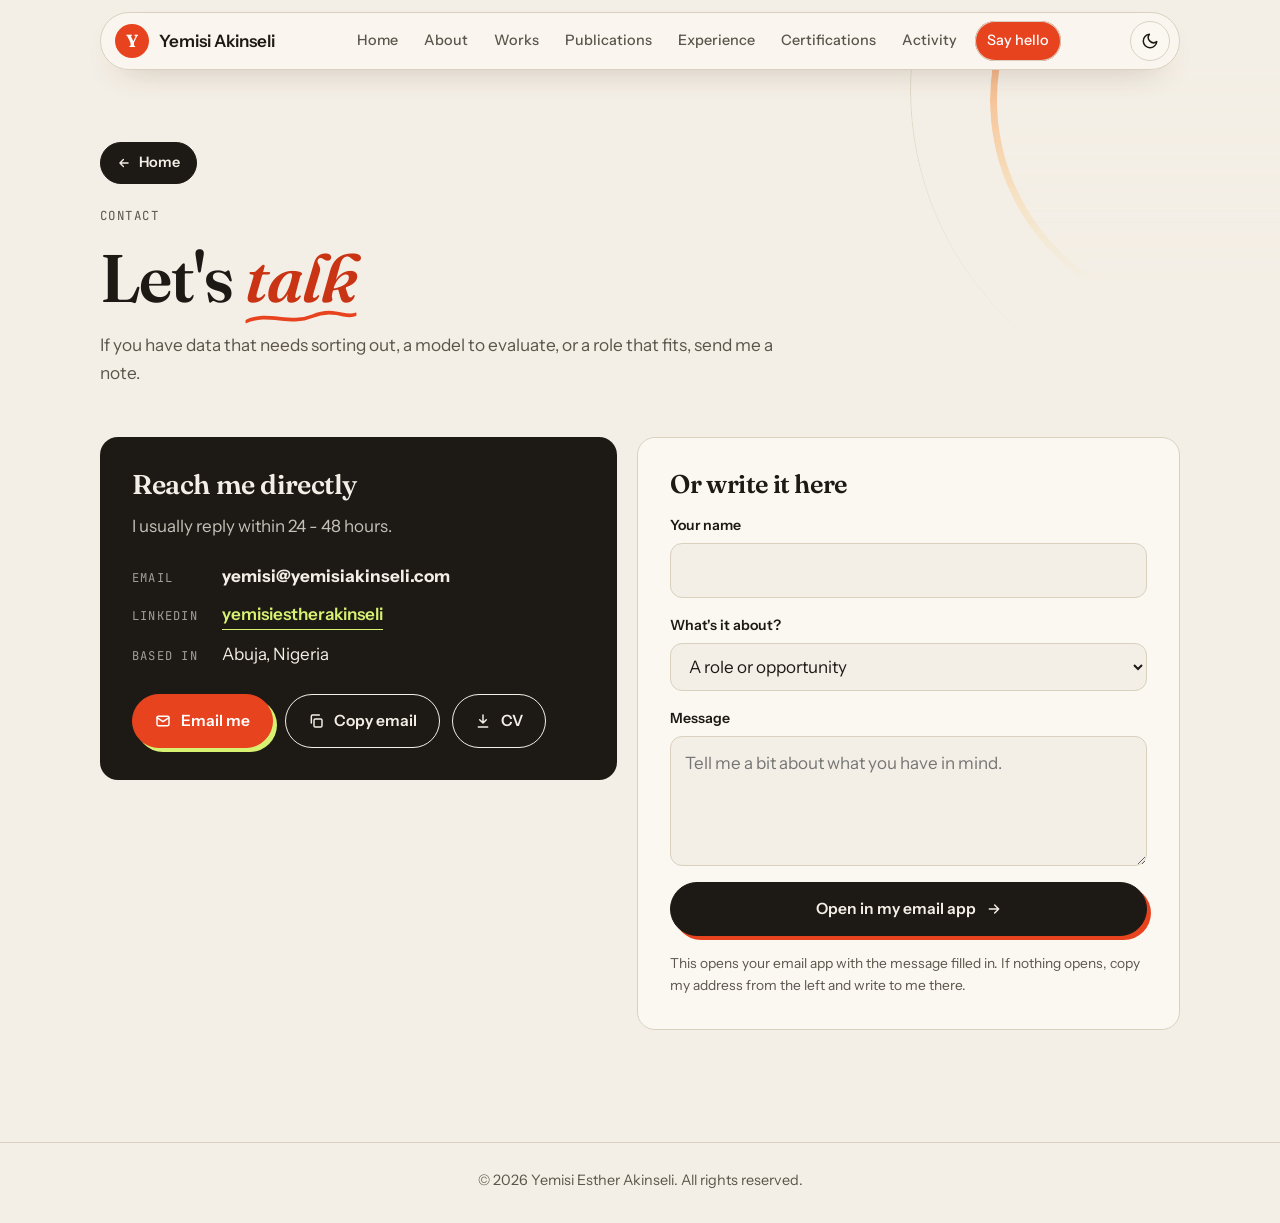
<file: contact.html>
<!doctype html>
<html lang="en">
<head>
<meta charset="utf-8">
<meta name="viewport" content="width=device-width, initial-scale=1">
<title>Contact | Yemisi Akinseli</title>
<meta name="description" content="Get in touch with Yemisi Akinseli.">
<link rel="icon" type="image/jpg" href="favicon.jpg">
<link rel="apple-touch-icon" href="favicon.jpg">
<link rel="preconnect" href="https://fonts.googleapis.com">
<link rel="preconnect" href="https://fonts.gstatic.com" crossorigin>
<link href="https://fonts.googleapis.com/css2?family=Fraunces:opsz,wght@9..144,400;9..144,600;9..144,700&family=Instrument+Sans:wght@400;500;600&family=JetBrains+Mono:wght@400;500&display=swap" rel="stylesheet">
<link rel="stylesheet" href="styles.css">
</head>
<body>
<a class="skip" href="#main">Skip to content</a>
<header class="nav" id="nav">
  <div class="wrap">
   <div class="nav-row">
    <a class="brand" href="index.html" aria-label="Yemisi Akinseli, home">
      <span class="brand-mark">Y</span><span class="brand-name">Yemisi Akinseli</span>
    </a>
    <nav class="nav-links" id="navLinks" aria-label="Main"><a href="index.html">Home</a><a href="about.html">About</a><a href="works.html">Works</a><a href="publications.html">Publications</a><a href="experience.html">Experience</a><a href="certifications.html">Certifications</a><a href="activity.html">Activity</a><a href="contact.html" class="nav-cta" aria-current="page">Say hello</a></nav>
    <div class="nav-actions">
      <button class="icon-btn " id="themeBtn" type="button" aria-label="Switch between light and dark mode" title="Light / dark">
  <svg class="i-moon" viewBox="0 0 24 24" width="18" height="18" fill="none" stroke="currentColor" stroke-width="2" stroke-linecap="round" stroke-linejoin="round" aria-hidden="true"><path d="M21 12.8A9 9 0 1 1 11.2 3a7 7 0 0 0 9.8 9.8z"/></svg>
  <svg class="i-sun" viewBox="0 0 24 24" width="18" height="18" fill="none" stroke="currentColor" stroke-width="2" stroke-linecap="round" stroke-linejoin="round" aria-hidden="true"><circle cx="12" cy="12" r="4"/><path d="M12 2v2M12 20v2M4.9 4.9l1.4 1.4M17.7 17.7l1.4 1.4M2 12h2M20 12h2M4.9 19.1l1.4-1.4M17.7 6.3l1.4-1.4"/></svg>
</button>
      <button class="icon-btn menu-btn" id="menuBtn" type="button" aria-label="Open menu" aria-expanded="false" aria-controls="navLinks"><span></span><span></span></button>
    </div>
   </div>
  </div>
</header>
<main id="main">
<section class="page-head">
  <div class="wrap">
    <div class="page-top"><a class="btn-home" href="index.html"><svg viewBox="0 0 24 24" width="14" height="14" fill="none" stroke="currentColor" stroke-width="2.2" stroke-linecap="round" stroke-linejoin="round" aria-hidden="true"><path d="M19 12H5M11 6l-6 6 6 6"/></svg> Home</a></div>
    <p class="label">Contact</p>
    <h1>Let's <span class="scribble">talk<svg viewBox="0 0 300 18" preserveAspectRatio="none" aria-hidden="true"><path d="M3 12 C 60 2, 120 16, 180 7 S 270 10, 297 5"/></svg></span></h1>
    <p class="lede">If you have data that needs sorting out, a model to evaluate, or a role that fits, send me a note.</p>
  </div>
</section>
<section class="section" style="padding-top:8px">
  <div class="wrap contact-grid">
    <div class="contact-card contact-info reveal">
      <h2>Reach me directly</h2>
      <p>I usually reply within 24 - 48 hours.</p>
      <ul class="contact-lines">
        <li><span class="mono">Email</span><strong>yemisi@yemisiakinseli.com</strong></li>
        <li><span class="mono">LinkedIn</span><a class="text-link" href="https://www.linkedin.com/in/yemisiestherakinseli/" target="_blank" rel="noopener">yemisiestherakinseli</a></li>
        <li><span class="mono">Based in</span><span>Abuja, Nigeria</span></li>
      </ul>
      <div class="contact-btns">
        <a class="btn btn-primary" href="mailto:yemisi@yemisiakinseli.com"><svg viewBox="0 0 24 24" width="16" height="16" fill="none" stroke="currentColor" stroke-width="2.2" stroke-linecap="round" stroke-linejoin="round" aria-hidden="true"><rect x="3" y="5" width="18" height="14" rx="2"/><path d="m3 7 9 6 9-6"/></svg> Email me</a>
        <button class="btn btn-ghost" type="button" data-copy="yemisi@yemisiakinseli.com"><svg viewBox="0 0 24 24" width="16" height="16" fill="none" stroke="currentColor" stroke-width="2.2" stroke-linecap="round" stroke-linejoin="round" aria-hidden="true"><rect x="9" y="9" width="12" height="12" rx="2"/><path d="M5 15V5a2 2 0 0 1 2-2h10"/></svg> <span class="copy-label">Copy email</span></button>
        <a class="btn btn-ghost" href="Yemisi-Akinseli-CV.pdf" download><svg viewBox="0 0 24 24" width="16" height="16" fill="none" stroke="currentColor" stroke-width="2.2" stroke-linecap="round" stroke-linejoin="round" aria-hidden="true"><path d="M12 3v12M7 10l5 5 5-5M5 21h14"/></svg> CV</a>
      </div>
    </div>
    <form class="contact-card form-card form reveal" id="contactForm" data-to="yemiakins90@gmail.com">
      <h2>Or write it here</h2>
      <div class="field"><label for="cName">Your name</label><input id="cName" name="name" type="text" autocomplete="name"></div>
      <div class="field"><label for="cTopic">What's it about?</label>
        <select id="cTopic" name="topic">
          <option>A role or opportunity</option>
          <option>A data or automation project</option>
          <option>Research collaboration</option>
          <option>Just saying hi</option>
        </select></div>
      <div class="field"><label for="cMsg">Message</label><textarea id="cMsg" name="message" required placeholder="Tell me a bit about what you have in mind."></textarea></div>
      <button class="btn btn-primary" type="submit">Open in my email app <svg viewBox="0 0 24 24" width="16" height="16" fill="none" stroke="currentColor" stroke-width="2.2" stroke-linecap="round" stroke-linejoin="round" aria-hidden="true"><path d="M5 12h14M13 6l6 6-6 6"/></svg></button>
      <p class="form-note">This opens your email app with the message filled in. If nothing opens, copy my address from the left and write to me there.</p>
    </form>
  </div>
</section>
</main>
<footer class="footer">
  <div class="wrap"><p>&copy; <span id="year">2026</span> Yemisi Esther Akinseli. All rights reserved.</p></div>
</footer>
<button class="to-top" id="toTop" type="button" aria-label="Back to top">
  <svg viewBox="0 0 24 24" width="18" height="18" fill="none" stroke="currentColor" stroke-width="2.4" stroke-linecap="round" stroke-linejoin="round" aria-hidden="true"><path d="M12 19V5M5 12l7-7 7 7"/></svg>
</button>
<div class="progress" id="progress" aria-hidden="true"></div>
<script src="script.js"></script>
</body>
</html>
</file>
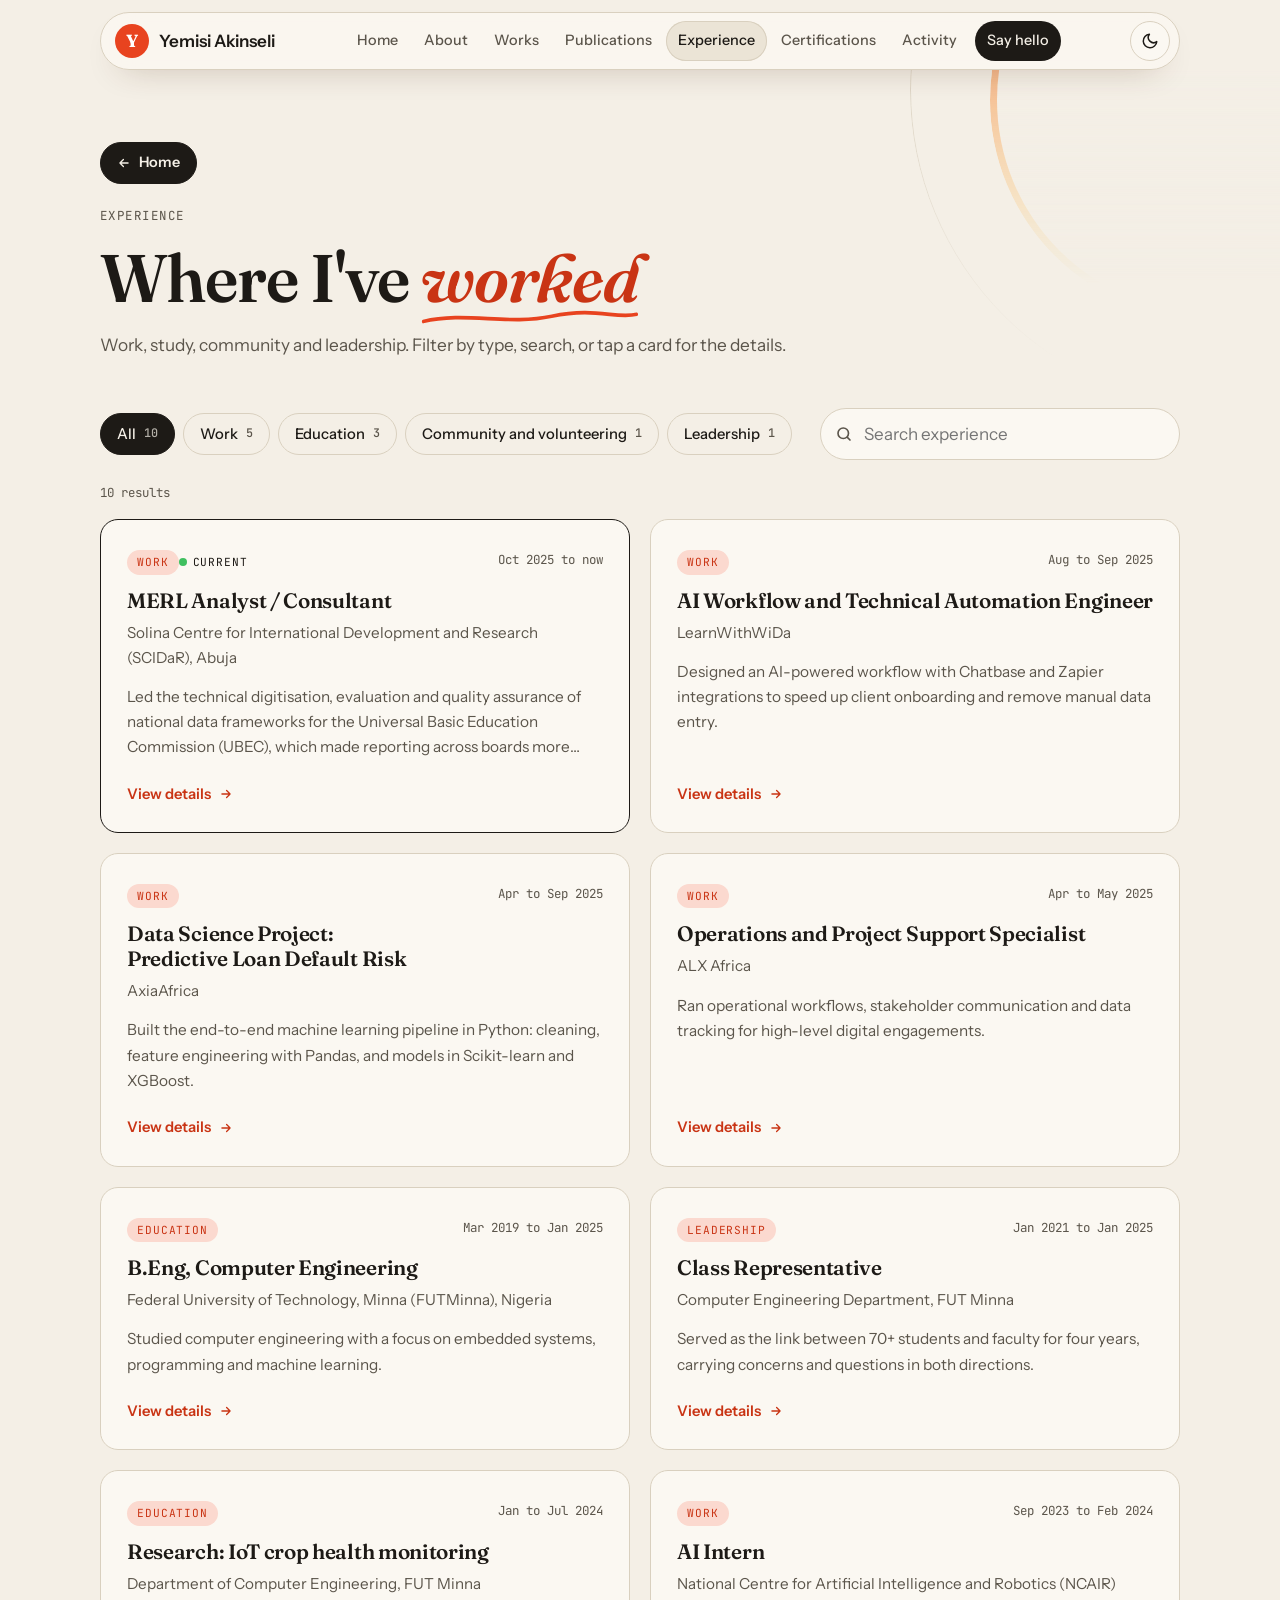
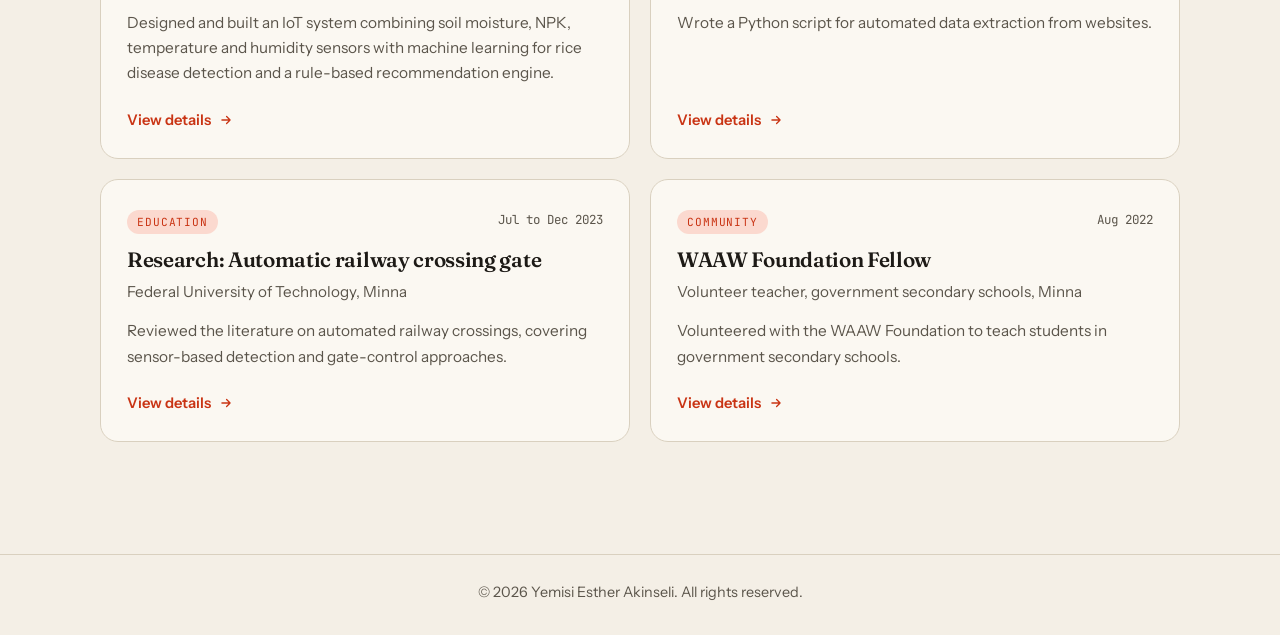
<file: experience.html>
<!doctype html>
<html lang="en">
<head>
<meta charset="utf-8">
<meta name="viewport" content="width=device-width, initial-scale=1">
<title>Experience | Yemisi Akinseli</title>
<meta name="description" content="Work, education, community and leadership experience of Yemisi Akinseli.">
<link rel="icon" type="image/jpg" href="favicon.jpg">
<link rel="apple-touch-icon" href="favicon.jpg">
<link rel="preconnect" href="https://fonts.googleapis.com">
<link rel="preconnect" href="https://fonts.gstatic.com" crossorigin>
<link href="https://fonts.googleapis.com/css2?family=Fraunces:opsz,wght@9..144,400;9..144,600;9..144,700&family=Instrument+Sans:wght@400;500;600&family=JetBrains+Mono:wght@400;500&display=swap" rel="stylesheet">
<link rel="stylesheet" href="styles.css">
</head>
<body>
<a class="skip" href="#main">Skip to content</a>
<header class="nav" id="nav">
  <div class="wrap">
   <div class="nav-row">
    <a class="brand" href="index.html" aria-label="Yemisi Akinseli, home">
      <span class="brand-mark">Y</span><span class="brand-name">Yemisi Akinseli</span>
    </a>
    <nav class="nav-links" id="navLinks" aria-label="Main"><a href="index.html">Home</a><a href="about.html">About</a><a href="works.html">Works</a><a href="publications.html">Publications</a><a href="experience.html" aria-current="page">Experience</a><a href="certifications.html">Certifications</a><a href="activity.html">Activity</a><a href="contact.html" class="nav-cta">Say hello</a></nav>
    <div class="nav-actions">
      <button class="icon-btn " id="themeBtn" type="button" aria-label="Switch between light and dark mode" title="Light / dark">
  <svg class="i-moon" viewBox="0 0 24 24" width="18" height="18" fill="none" stroke="currentColor" stroke-width="2" stroke-linecap="round" stroke-linejoin="round" aria-hidden="true"><path d="M21 12.8A9 9 0 1 1 11.2 3a7 7 0 0 0 9.8 9.8z"/></svg>
  <svg class="i-sun" viewBox="0 0 24 24" width="18" height="18" fill="none" stroke="currentColor" stroke-width="2" stroke-linecap="round" stroke-linejoin="round" aria-hidden="true"><circle cx="12" cy="12" r="4"/><path d="M12 2v2M12 20v2M4.9 4.9l1.4 1.4M17.7 17.7l1.4 1.4M2 12h2M20 12h2M4.9 19.1l1.4-1.4M17.7 6.3l1.4-1.4"/></svg>
</button>
      <button class="icon-btn menu-btn" id="menuBtn" type="button" aria-label="Open menu" aria-expanded="false" aria-controls="navLinks"><span></span><span></span></button>
    </div>
   </div>
  </div>
</header>
<main id="main">
<section class="page-head">
  <div class="wrap">
    <div class="page-top"><a class="btn-home" href="index.html"><svg viewBox="0 0 24 24" width="14" height="14" fill="none" stroke="currentColor" stroke-width="2.2" stroke-linecap="round" stroke-linejoin="round" aria-hidden="true"><path d="M19 12H5M11 6l-6 6 6 6"/></svg> Home</a></div>
    <p class="label">Experience</p>
    <h1>Where I've <span class="scribble">worked<svg viewBox="0 0 300 18" preserveAspectRatio="none" aria-hidden="true"><path d="M3 12 C 60 2, 120 16, 180 7 S 270 10, 297 5"/></svg></span></h1>
    <p class="lede">Work, study, community and leadership. Filter by type, search, or tap a card for the details.</p>
  </div>
</section>
<section class="section" style="padding-top:8px">
  <div class="wrap" data-filterable>
    <div class="controls">
      <div class="toggles" role="group" aria-label="Filter"><button type="button" class="tog is-active" data-toggle="all" aria-pressed="true">All <span class="n">10</span></button><button type="button" class="tog" data-toggle="work" aria-pressed="false">Work <span class="n">5</span></button><button type="button" class="tog" data-toggle="education" aria-pressed="false">Education <span class="n">3</span></button><button type="button" class="tog" data-toggle="community" aria-pressed="false">Community and volunteering <span class="n">1</span></button><button type="button" class="tog" data-toggle="leadership" aria-pressed="false">Leadership <span class="n">1</span></button></div>
      <div class="search" role="search">
  <label class="sr" for="xpSearch">Search experience</label>
  <svg viewBox="0 0 24 24" width="18" height="18" fill="none" stroke="currentColor" stroke-width="2.2" stroke-linecap="round" stroke-linejoin="round" aria-hidden="true"><circle cx="11" cy="11" r="7"/><path d="m20 20-3.5-3.5"/></svg>
  <input id="xpSearch" type="search" data-search placeholder="Search experience" autocomplete="off">
</div>
    </div>
    <p class="result-note" data-note>10 results</p>
    <ul class="xp-grid"><li class="xp-card reveal now" id="merl" data-item data-type="work">
  <div class="xp-top"><span class="xp-tags"><span class="badge">Work</span><span class="xp-now">Current</span></span><span class="mono xp-when">Oct 2025 to now</span></div>
  <h3><button type="button" class="xp-open" data-xp>MERL Analyst / Consultant</button></h3>
  <p class="xp-org">Solina Centre for International Development and Research (SCIDaR), Abuja</p>
  <p class="xp-teaser">Led the technical digitisation, evaluation and quality assurance of national data frameworks for the Universal Basic Education Commission (UBEC), which made reporting across boards more precise.</p>
  <span class="xp-more" aria-hidden="true">View details <svg viewBox="0 0 24 24" width="14" height="14" fill="none" stroke="currentColor" stroke-width="2.2" stroke-linecap="round" stroke-linejoin="round" aria-hidden="true"><path d="M5 12h14M13 6l6 6-6 6"/></svg></span>
  <div class="xp-detail"><ul><li>Led the technical digitisation, evaluation and quality assurance of national data frameworks for the Universal Basic Education Commission (UBEC), which made reporting across boards more precise.</li><li>Built and tuned automated data collection tools in ODK, with strict validation so reporting anomalies stop at the door.</li><li>Created interactive dashboards and data tools to track programme indicators, and turned the findings into recommendations for senior government stakeholders.</li></ul></div>
</li><li class="xp-card reveal" id="wida" data-item data-type="work">
  <div class="xp-top"><span class="xp-tags"><span class="badge">Work</span></span><span class="mono xp-when">Aug to Sep 2025</span></div>
  <h3><button type="button" class="xp-open" data-xp>AI Workflow and Technical Automation Engineer</button></h3>
  <p class="xp-org">LearnWithWiDa</p>
  <p class="xp-teaser">Designed an AI-powered workflow with Chatbase and Zapier integrations to speed up client onboarding and remove manual data entry.</p>
  <span class="xp-more" aria-hidden="true">View details <svg viewBox="0 0 24 24" width="14" height="14" fill="none" stroke="currentColor" stroke-width="2.2" stroke-linecap="round" stroke-linejoin="round" aria-hidden="true"><path d="M5 12h14M13 6l6 6-6 6"/></svg></span>
  <div class="xp-detail"><ul><li>Designed an AI-powered workflow with Chatbase and Zapier integrations to speed up client onboarding and remove manual data entry.</li><li>Connected Zoho CRM and analytics tools for automated lead scoring and pipeline management.</li></ul></div>
</li><li class="xp-card reveal" id="axia" data-item data-type="work">
  <div class="xp-top"><span class="xp-tags"><span class="badge">Work</span></span><span class="mono xp-when">Apr to Sep 2025</span></div>
  <h3><button type="button" class="xp-open" data-xp>Data Science Project: Predictive Loan Default Risk</button></h3>
  <p class="xp-org">AxiaAfrica</p>
  <p class="xp-teaser">Built the end-to-end machine learning pipeline in Python: cleaning, feature engineering with Pandas, and models in Scikit-learn and XGBoost.</p>
  <span class="xp-more" aria-hidden="true">View details <svg viewBox="0 0 24 24" width="14" height="14" fill="none" stroke="currentColor" stroke-width="2.2" stroke-linecap="round" stroke-linejoin="round" aria-hidden="true"><path d="M5 12h14M13 6l6 6-6 6"/></svg></span>
  <div class="xp-detail"><ul><li>Built the end-to-end machine learning pipeline in Python: cleaning, feature engineering with Pandas, and models in Scikit-learn and XGBoost.</li><li>Made Power BI dashboards that show the key risk factors and turn model output into decisions a business can use.</li></ul></div>
</li><li class="xp-card reveal" id="alx" data-item data-type="work">
  <div class="xp-top"><span class="xp-tags"><span class="badge">Work</span></span><span class="mono xp-when">Apr to May 2025</span></div>
  <h3><button type="button" class="xp-open" data-xp>Operations and Project Support Specialist</button></h3>
  <p class="xp-org">ALX Africa</p>
  <p class="xp-teaser">Ran operational workflows, stakeholder communication and data tracking for high-level digital engagements.</p>
  <span class="xp-more" aria-hidden="true">View details <svg viewBox="0 0 24 24" width="14" height="14" fill="none" stroke="currentColor" stroke-width="2.2" stroke-linecap="round" stroke-linejoin="round" aria-hidden="true"><path d="M5 12h14M13 6l6 6-6 6"/></svg></span>
  <div class="xp-detail"><ul><li>Ran operational workflows, stakeholder communication and data tracking for high-level digital engagements.</li><li>Wrote, structured and archived project reports, analytical memos and technical documentation for executive review.</li></ul></div>
</li><li class="xp-card reveal" id="edu-futminna" data-item data-type="education">
  <div class="xp-top"><span class="xp-tags"><span class="badge">Education</span></span><span class="mono xp-when">Mar 2019 to Jan 2025</span></div>
  <h3><button type="button" class="xp-open" data-xp>B.Eng, Computer Engineering</button></h3>
  <p class="xp-org">Federal University of Technology, Minna (FUTMinna), Nigeria</p>
  <p class="xp-teaser">Studied computer engineering with a focus on embedded systems, programming and machine learning.</p>
  <span class="xp-more" aria-hidden="true">View details <svg viewBox="0 0 24 24" width="14" height="14" fill="none" stroke="currentColor" stroke-width="2.2" stroke-linecap="round" stroke-linejoin="round" aria-hidden="true"><path d="M5 12h14M13 6l6 6-6 6"/></svg></span>
  <div class="xp-detail"><ul><li>Studied computer engineering with a focus on embedded systems, programming and machine learning.</li><li>Completed two research projects in my final years, both later published (see Publications).</li></ul></div>
</li><li class="xp-card reveal" id="class-rep" data-item data-type="leadership">
  <div class="xp-top"><span class="xp-tags"><span class="badge">Leadership</span></span><span class="mono xp-when">Jan 2021 to Jan 2025</span></div>
  <h3><button type="button" class="xp-open" data-xp>Class Representative</button></h3>
  <p class="xp-org">Computer Engineering Department, FUT Minna</p>
  <p class="xp-teaser">Served as the link between 70+ students and faculty for four years, carrying concerns and questions in both directions.</p>
  <span class="xp-more" aria-hidden="true">View details <svg viewBox="0 0 24 24" width="14" height="14" fill="none" stroke="currentColor" stroke-width="2.2" stroke-linecap="round" stroke-linejoin="round" aria-hidden="true"><path d="M5 12h14M13 6l6 6-6 6"/></svg></span>
  <div class="xp-detail"><ul><li>Served as the link between 70+ students and faculty for four years, carrying concerns and questions in both directions.</li><li>Passed important information from faculty and administration to the class, and helped classmates reach academic resources and services.</li></ul></div>
</li><li class="xp-card reveal" id="research-crop" data-item data-type="education">
  <div class="xp-top"><span class="xp-tags"><span class="badge">Education</span></span><span class="mono xp-when">Jan to Jul 2024</span></div>
  <h3><button type="button" class="xp-open" data-xp>Research: IoT crop health monitoring</button></h3>
  <p class="xp-org">Department of Computer Engineering, FUT Minna</p>
  <p class="xp-teaser">Designed and built an IoT system combining soil moisture, NPK, temperature and humidity sensors with machine learning for rice disease detection and a rule-based recommendation engine.</p>
  <span class="xp-more" aria-hidden="true">View details <svg viewBox="0 0 24 24" width="14" height="14" fill="none" stroke="currentColor" stroke-width="2.2" stroke-linecap="round" stroke-linejoin="round" aria-hidden="true"><path d="M5 12h14M13 6l6 6-6 6"/></svg></span>
  <div class="xp-detail"><ul><li>Designed and built an IoT system combining soil moisture, NPK, temperature and humidity sensors with machine learning for rice disease detection and a rule-based recommendation engine.</li><li>Fine-tuned a MobileNetV2 transfer-learning model on 22,688 images across 15 rice diseases, reaching 96.42% accuracy, and deployed it for real-time inference.</li></ul></div>
</li><li class="xp-card reveal" id="ncair" data-item data-type="work">
  <div class="xp-top"><span class="xp-tags"><span class="badge">Work</span></span><span class="mono xp-when">Sep 2023 to Feb 2024</span></div>
  <h3><button type="button" class="xp-open" data-xp>AI Intern</button></h3>
  <p class="xp-org">National Centre for Artificial Intelligence and Robotics (NCAIR)</p>
  <p class="xp-teaser">Wrote a Python script for automated data extraction from websites.</p>
  <span class="xp-more" aria-hidden="true">View details <svg viewBox="0 0 24 24" width="14" height="14" fill="none" stroke="currentColor" stroke-width="2.2" stroke-linecap="round" stroke-linejoin="round" aria-hidden="true"><path d="M5 12h14M13 6l6 6-6 6"/></svg></span>
  <div class="xp-detail"><ul><li>Wrote a Python script for automated data extraction from websites.</li><li>Collaborated on a facial recognition system using computer vision and machine learning.</li></ul></div>
</li><li class="xp-card reveal" id="research-rail" data-item data-type="education">
  <div class="xp-top"><span class="xp-tags"><span class="badge">Education</span></span><span class="mono xp-when">Jul to Dec 2023</span></div>
  <h3><button type="button" class="xp-open" data-xp>Research: Automatic railway crossing gate</button></h3>
  <p class="xp-org">Federal University of Technology, Minna</p>
  <p class="xp-teaser">Reviewed the literature on automated railway crossings, covering sensor-based detection and gate-control approaches.</p>
  <span class="xp-more" aria-hidden="true">View details <svg viewBox="0 0 24 24" width="14" height="14" fill="none" stroke="currentColor" stroke-width="2.2" stroke-linecap="round" stroke-linejoin="round" aria-hidden="true"><path d="M5 12h14M13 6l6 6-6 6"/></svg></span>
  <div class="xp-detail"><ul><li>Reviewed the literature on automated railway crossings, covering sensor-based detection and gate-control approaches.</li><li>Wrote the research manuscript on system architecture, operating logic, prototype testing and evaluation. The prototype showed 100% functional accuracy in controlled tests.</li></ul></div>
</li><li class="xp-card reveal" id="waaw" data-item data-type="community">
  <div class="xp-top"><span class="xp-tags"><span class="badge">Community</span></span><span class="mono xp-when">Aug 2022</span></div>
  <h3><button type="button" class="xp-open" data-xp>WAAW Foundation Fellow</button></h3>
  <p class="xp-org">Volunteer teacher, government secondary schools, Minna</p>
  <p class="xp-teaser">Volunteered with the WAAW Foundation to teach students in government secondary schools.</p>
  <span class="xp-more" aria-hidden="true">View details <svg viewBox="0 0 24 24" width="14" height="14" fill="none" stroke="currentColor" stroke-width="2.2" stroke-linecap="round" stroke-linejoin="round" aria-hidden="true"><path d="M5 12h14M13 6l6 6-6 6"/></svg></span>
  <div class="xp-detail"><ul><li>Volunteered with the WAAW Foundation to teach students in government secondary schools.</li><li>Ran electronics, Arduino and robotics projects with hands-on activities to build students' practical understanding.</li></ul></div>
</li></ul>
    <div class="empty-state" data-empty hidden><h3>Nothing matches that</h3><p>Try a different word or another filter.</p></div>
  </div>
</section>
<dialog class="xp-dialog" id="xpDialog" aria-labelledby="xpTitle">
  <div class="xp-dialog-in">
    <button type="button" class="xp-close" aria-label="Close details">&times;</button>
    <div class="xp-dmeta" id="xpMeta"></div>
    <h2 id="xpTitle"></h2>
    <p class="xp-dorg" id="xpOrg"></p>
    <ul class="xp-dlist" id="xpList"></ul>
  </div>
</dialog>
</main>
<footer class="footer">
  <div class="wrap"><p>&copy; <span id="year">2026</span> Yemisi Esther Akinseli. All rights reserved.</p></div>
</footer>
<button class="to-top" id="toTop" type="button" aria-label="Back to top">
  <svg viewBox="0 0 24 24" width="18" height="18" fill="none" stroke="currentColor" stroke-width="2.4" stroke-linecap="round" stroke-linejoin="round" aria-hidden="true"><path d="M12 19V5M5 12l7-7 7 7"/></svg>
</button>
<div class="progress" id="progress" aria-hidden="true"></div>
<script src="script.js"></script>
</body>
</html>
</file>
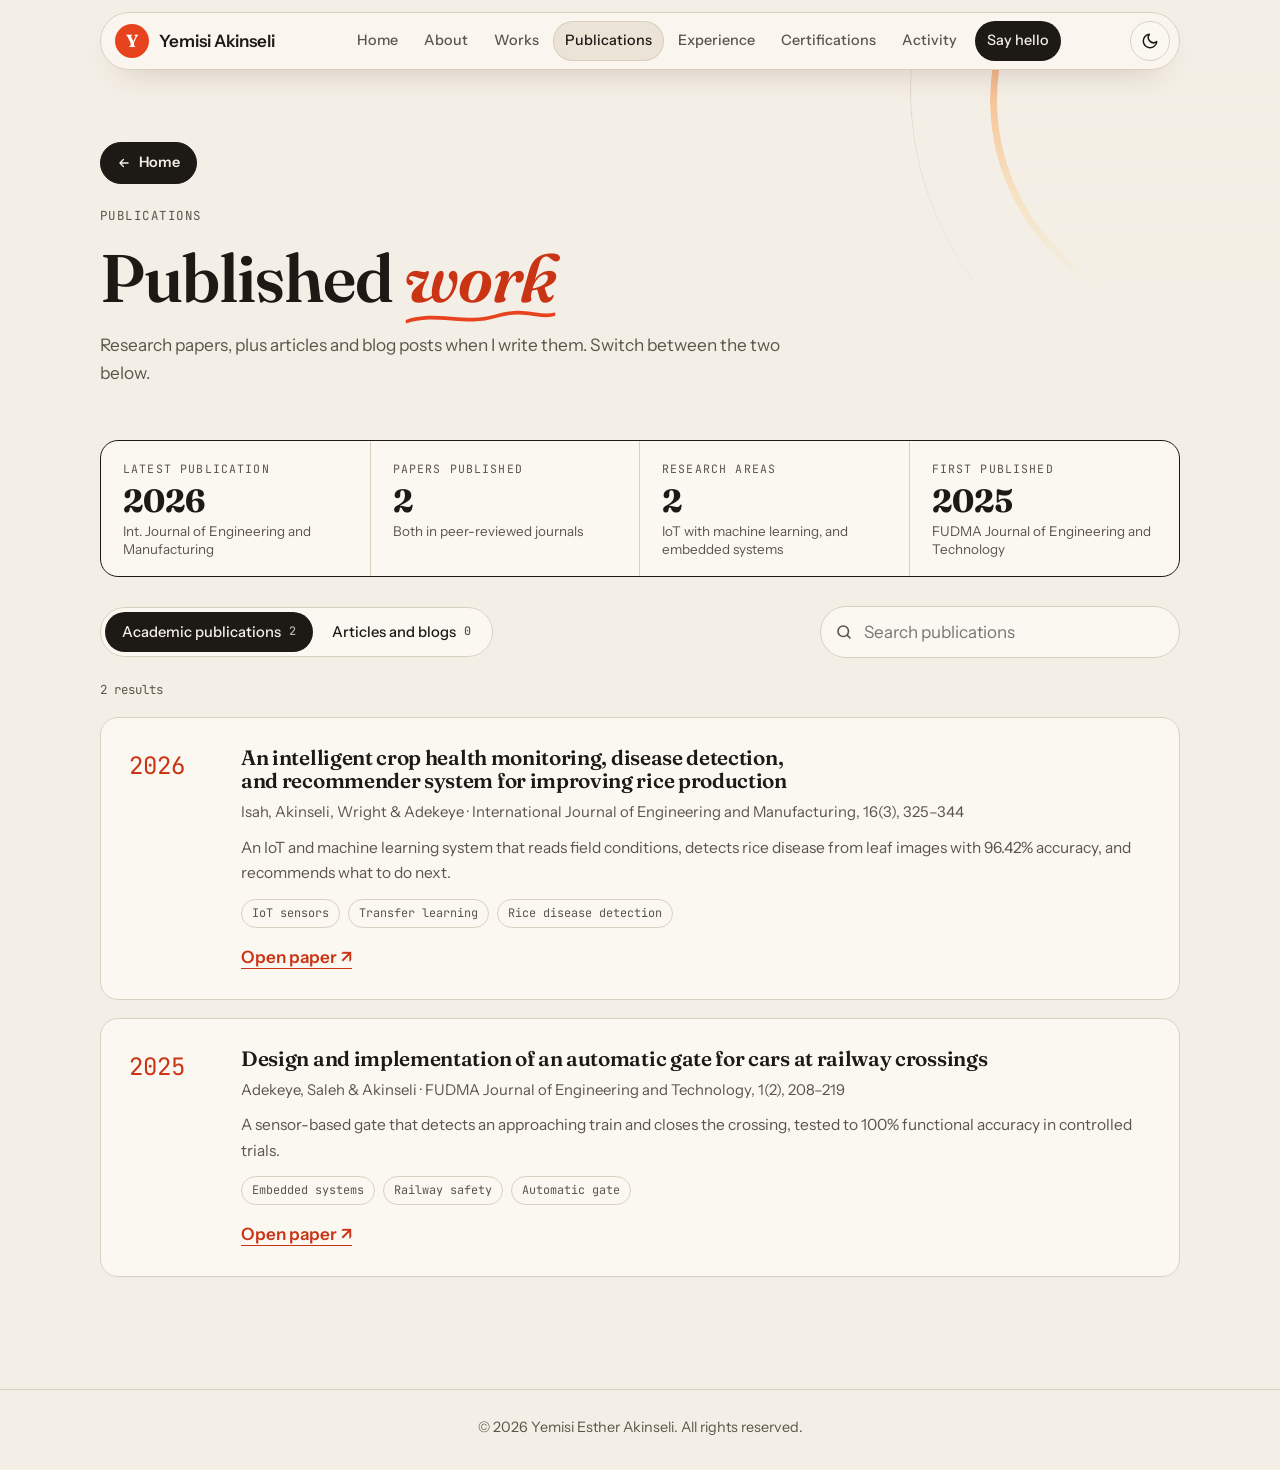
<file: publications.html>
<!doctype html>
<html lang="en">
<head>
<meta charset="utf-8">
<meta name="viewport" content="width=device-width, initial-scale=1">
<title>Publications | Yemisi Akinseli</title>
<meta name="description" content="Research papers by Yemisi Akinseli on rice disease detection and railway crossing safety.">
<link rel="icon" type="image/jpg" href="favicon.jpg">
<link rel="apple-touch-icon" href="favicon.jpg">
<link rel="preconnect" href="https://fonts.googleapis.com">
<link rel="preconnect" href="https://fonts.gstatic.com" crossorigin>
<link href="https://fonts.googleapis.com/css2?family=Fraunces:opsz,wght@9..144,400;9..144,600;9..144,700&family=Instrument+Sans:wght@400;500;600&family=JetBrains+Mono:wght@400;500&display=swap" rel="stylesheet">
<link rel="stylesheet" href="styles.css">
</head>
<body>
<a class="skip" href="#main">Skip to content</a>
<header class="nav" id="nav">
  <div class="wrap">
   <div class="nav-row">
    <a class="brand" href="index.html" aria-label="Yemisi Akinseli, home">
      <span class="brand-mark">Y</span><span class="brand-name">Yemisi Akinseli</span>
    </a>
    <nav class="nav-links" id="navLinks" aria-label="Main"><a href="index.html">Home</a><a href="about.html">About</a><a href="works.html">Works</a><a href="publications.html" aria-current="page">Publications</a><a href="experience.html">Experience</a><a href="certifications.html">Certifications</a><a href="activity.html">Activity</a><a href="contact.html" class="nav-cta">Say hello</a></nav>
    <div class="nav-actions">
      <button class="icon-btn " id="themeBtn" type="button" aria-label="Switch between light and dark mode" title="Light / dark">
  <svg class="i-moon" viewBox="0 0 24 24" width="18" height="18" fill="none" stroke="currentColor" stroke-width="2" stroke-linecap="round" stroke-linejoin="round" aria-hidden="true"><path d="M21 12.8A9 9 0 1 1 11.2 3a7 7 0 0 0 9.8 9.8z"/></svg>
  <svg class="i-sun" viewBox="0 0 24 24" width="18" height="18" fill="none" stroke="currentColor" stroke-width="2" stroke-linecap="round" stroke-linejoin="round" aria-hidden="true"><circle cx="12" cy="12" r="4"/><path d="M12 2v2M12 20v2M4.9 4.9l1.4 1.4M17.7 17.7l1.4 1.4M2 12h2M20 12h2M4.9 19.1l1.4-1.4M17.7 6.3l1.4-1.4"/></svg>
</button>
      <button class="icon-btn menu-btn" id="menuBtn" type="button" aria-label="Open menu" aria-expanded="false" aria-controls="navLinks"><span></span><span></span></button>
    </div>
   </div>
  </div>
</header>
<main id="main">
<section class="page-head">
  <div class="wrap">
    <div class="page-top"><a class="btn-home" href="index.html"><svg viewBox="0 0 24 24" width="14" height="14" fill="none" stroke="currentColor" stroke-width="2.2" stroke-linecap="round" stroke-linejoin="round" aria-hidden="true"><path d="M19 12H5M11 6l-6 6 6 6"/></svg> Home</a></div>
    <p class="label">Publications</p>
    <h1>Published <span class="scribble">work<svg viewBox="0 0 300 18" preserveAspectRatio="none" aria-hidden="true"><path d="M3 12 C 60 2, 120 16, 180 7 S 270 10, 297 5"/></svg></span></h1>
    <p class="lede">Research papers, plus articles and blog posts when I write them. Switch between the two below.</p>
  </div>
</section>
<section class="section" style="padding-top:8px">
  <div class="wrap" data-filterable>
    <ul class="strip" aria-label="Research at a glance">
      <li><span class="mono">Latest publication</span><strong>2026</strong><small>Int. Journal of Engineering and Manufacturing</small></li>
      <li><span class="mono">Papers published</span><strong>2</strong><small>Both in peer-reviewed journals</small></li>
      <li><span class="mono">Research areas</span><strong>2</strong><small>IoT with machine learning, and embedded systems</small></li>
      <li><span class="mono">First published</span><strong>2025</strong><small>FUDMA Journal of Engineering and Technology</small></li>
    </ul>
    <div class="controls">
      <div class="toggles mini" role="group" aria-label="Filter"><button type="button" class="tog is-active" data-toggle="academic" aria-pressed="true">Academic publications <span class="n">2</span></button><button type="button" class="tog" data-toggle="other" aria-pressed="false">Articles and blogs <span class="n">0</span></button></div>
      <div class="search" role="search">
  <label class="sr" for="pubSearch">Search publications</label>
  <svg viewBox="0 0 24 24" width="18" height="18" fill="none" stroke="currentColor" stroke-width="2.2" stroke-linecap="round" stroke-linejoin="round" aria-hidden="true"><circle cx="11" cy="11" r="7"/><path d="m20 20-3.5-3.5"/></svg>
  <input id="pubSearch" type="search" data-search placeholder="Search publications" autocomplete="off">
</div>
    </div>
    <p class="result-note" data-note>2 results</p>
    <ul class="papers"><li class="paper reveal" data-item data-type="academic">
  <p class="paper-year">2026</p>
  <div>
    <h3>An intelligent crop health monitoring, disease detection, and recommender system for improving rice production</h3>
    <p class="paper-meta">Isah, Akinseli, Wright &amp; Adekeye &middot; International Journal of Engineering and Manufacturing, 16(3), 325&ndash;344</p>
    <p class="paper-sum">An IoT and machine learning system that reads field conditions, detects rice disease from leaf images with 96.42% accuracy, and recommends what to do next.</p>
    <ul class="tags"><li>IoT sensors</li><li>Transfer learning</li><li>Rice disease detection</li></ul>
    <a class="text-link" href="https://doi.org/10.5815/ijem.2026.03.20" target="_blank" rel="noopener">Open paper &#8599;</a>
  </div>
</li><li class="paper reveal" data-item data-type="academic">
  <p class="paper-year">2025</p>
  <div>
    <h3>Design and implementation of an automatic gate for cars at railway crossings</h3>
    <p class="paper-meta">Adekeye, Saleh &amp; Akinseli &middot; FUDMA Journal of Engineering and Technology, 1(2), 208&ndash;219</p>
    <p class="paper-sum">A sensor-based gate that detects an approaching train and closes the crossing, tested to 100% functional accuracy in controlled trials.</p>
    <ul class="tags"><li>Embedded systems</li><li>Railway safety</li><li>Automatic gate</li></ul>
    <a class="text-link" href="https://doi.org/10.33003/nqv7hm91" target="_blank" rel="noopener">Open paper &#8599;</a>
  </div>
</li></ul>
    <div class="empty-state" data-empty data-for="other" hidden>
      <h3>No articles or blog posts yet</h3>
      <p>Anything I write outside journals will show up here.</p>
    </div>
    <div class="empty-state" data-empty hidden>
      <h3>Nothing matches that search</h3>
      <p>Try a different word, or clear the search box.</p>
    </div>
  </div>
</section>
</main>
<footer class="footer">
  <div class="wrap"><p>&copy; <span id="year">2026</span> Yemisi Esther Akinseli. All rights reserved.</p></div>
</footer>
<button class="to-top" id="toTop" type="button" aria-label="Back to top">
  <svg viewBox="0 0 24 24" width="18" height="18" fill="none" stroke="currentColor" stroke-width="2.4" stroke-linecap="round" stroke-linejoin="round" aria-hidden="true"><path d="M12 19V5M5 12l7-7 7 7"/></svg>
</button>
<div class="progress" id="progress" aria-hidden="true"></div>
<script src="script.js"></script>
</body>
</html>
</file>
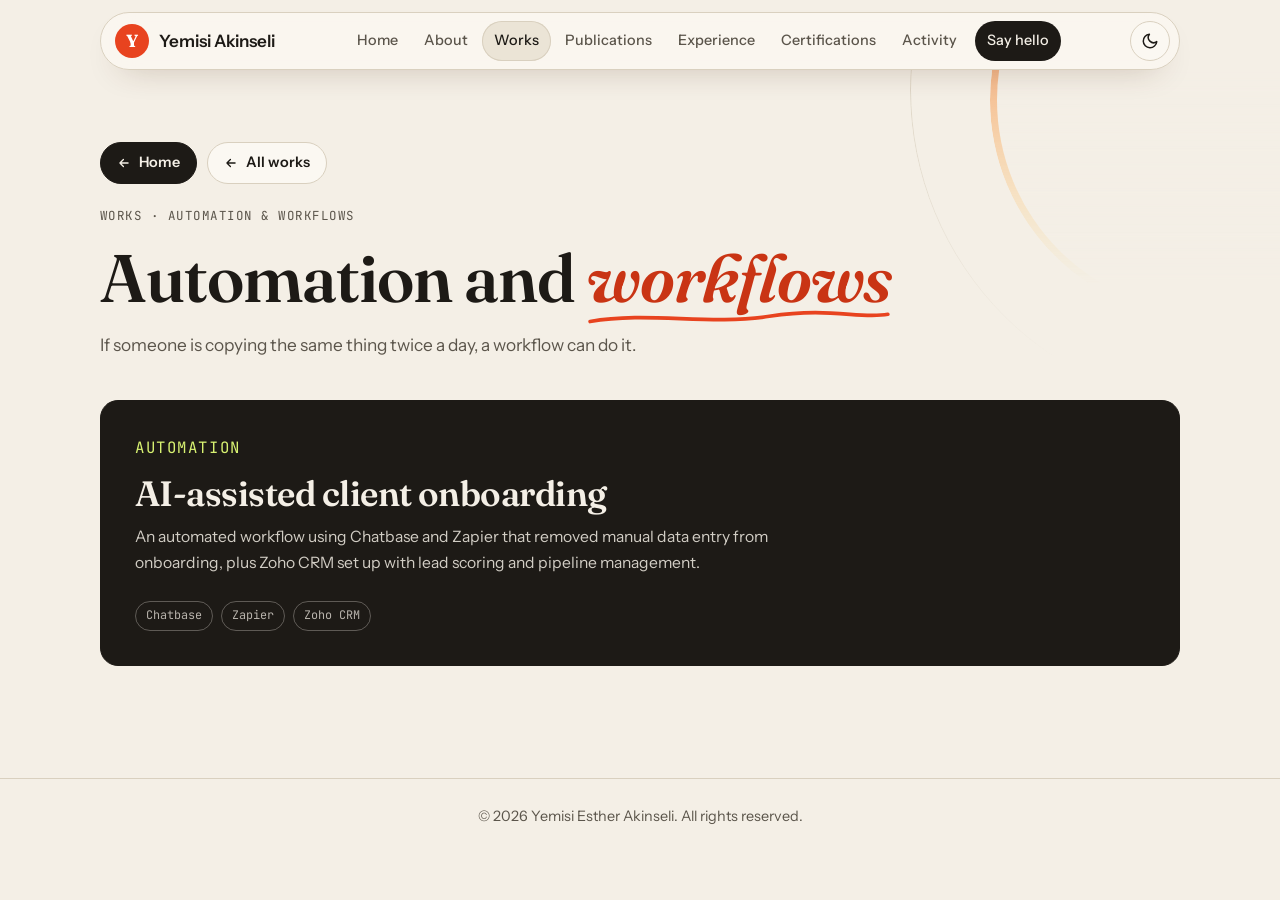
<file: works-automation.html>
<!doctype html>
<html lang="en">
<head>
<meta charset="utf-8">
<meta name="viewport" content="width=device-width, initial-scale=1">
<title>Automation & Workflows | Yemisi Akinseli</title>
<meta name="description" content="Automation & Workflows projects by Yemisi Akinseli.">
<link rel="icon" type="image/jpg" href="favicon.jpg">
<link rel="apple-touch-icon" href="favicon.jpg">
<link rel="preconnect" href="https://fonts.googleapis.com">
<link rel="preconnect" href="https://fonts.gstatic.com" crossorigin>
<link href="https://fonts.googleapis.com/css2?family=Fraunces:opsz,wght@9..144,400;9..144,600;9..144,700&family=Instrument+Sans:wght@400;500;600&family=JetBrains+Mono:wght@400;500&display=swap" rel="stylesheet">
<link rel="stylesheet" href="styles.css">
</head>
<body>
<a class="skip" href="#main">Skip to content</a>
<header class="nav" id="nav">
  <div class="wrap">
   <div class="nav-row">
    <a class="brand" href="index.html" aria-label="Yemisi Akinseli, home">
      <span class="brand-mark">Y</span><span class="brand-name">Yemisi Akinseli</span>
    </a>
    <nav class="nav-links" id="navLinks" aria-label="Main"><a href="index.html">Home</a><a href="about.html">About</a><a href="works.html" aria-current="page">Works</a><a href="publications.html">Publications</a><a href="experience.html">Experience</a><a href="certifications.html">Certifications</a><a href="activity.html">Activity</a><a href="contact.html" class="nav-cta">Say hello</a></nav>
    <div class="nav-actions">
      <button class="icon-btn " id="themeBtn" type="button" aria-label="Switch between light and dark mode" title="Light / dark">
  <svg class="i-moon" viewBox="0 0 24 24" width="18" height="18" fill="none" stroke="currentColor" stroke-width="2" stroke-linecap="round" stroke-linejoin="round" aria-hidden="true"><path d="M21 12.8A9 9 0 1 1 11.2 3a7 7 0 0 0 9.8 9.8z"/></svg>
  <svg class="i-sun" viewBox="0 0 24 24" width="18" height="18" fill="none" stroke="currentColor" stroke-width="2" stroke-linecap="round" stroke-linejoin="round" aria-hidden="true"><circle cx="12" cy="12" r="4"/><path d="M12 2v2M12 20v2M4.9 4.9l1.4 1.4M17.7 17.7l1.4 1.4M2 12h2M20 12h2M4.9 19.1l1.4-1.4M17.7 6.3l1.4-1.4"/></svg>
</button>
      <button class="icon-btn menu-btn" id="menuBtn" type="button" aria-label="Open menu" aria-expanded="false" aria-controls="navLinks"><span></span><span></span></button>
    </div>
   </div>
  </div>
</header>
<main id="main">
<section class="page-head">
  <div class="wrap">
    <div class="page-top"><a class="btn-home" href="index.html"><svg viewBox="0 0 24 24" width="14" height="14" fill="none" stroke="currentColor" stroke-width="2.2" stroke-linecap="round" stroke-linejoin="round" aria-hidden="true"><path d="M19 12H5M11 6l-6 6 6 6"/></svg> Home</a><a class="crumb" href="works.html"><svg viewBox="0 0 24 24" width="14" height="14" fill="none" stroke="currentColor" stroke-width="2.2" stroke-linecap="round" stroke-linejoin="round" aria-hidden="true"><path d="M19 12H5M11 6l-6 6 6 6"/></svg> All works</a></div>
    <p class="label">Works &middot; Automation &amp; Workflows</p>
    <h1>Automation and <span class="scribble">workflows<svg viewBox="0 0 300 18" preserveAspectRatio="none" aria-hidden="true"><path d="M3 12 C 60 2, 120 16, 180 7 S 270 10, 297 5"/></svg></span></h1>
    <p class="lede">If someone is copying the same thing twice a day, a workflow can do it.</p>
  </div>
</section><section class="section" style="padding-top:0"><div class="wrap"><div class="work-grid"><article class="card reveal card-feature" id="auto">
  <p class="card-kind">Automation</p>
  <h3>AI-assisted client onboarding</h3>
  <p>An automated workflow using Chatbase and Zapier that removed manual data entry from onboarding, plus Zoho CRM set up with lead scoring and pipeline management.</p>
  <ul class="tags"><li>Chatbase</li><li>Zapier</li><li>Zoho CRM</li></ul>
  
</article></div></div></section>
</main>
<footer class="footer">
  <div class="wrap"><p>&copy; <span id="year">2026</span> Yemisi Esther Akinseli. All rights reserved.</p></div>
</footer>
<button class="to-top" id="toTop" type="button" aria-label="Back to top">
  <svg viewBox="0 0 24 24" width="18" height="18" fill="none" stroke="currentColor" stroke-width="2.4" stroke-linecap="round" stroke-linejoin="round" aria-hidden="true"><path d="M12 19V5M5 12l7-7 7 7"/></svg>
</button>
<div class="progress" id="progress" aria-hidden="true"></div>
<script src="script.js"></script>
</body>
</html>
</file>
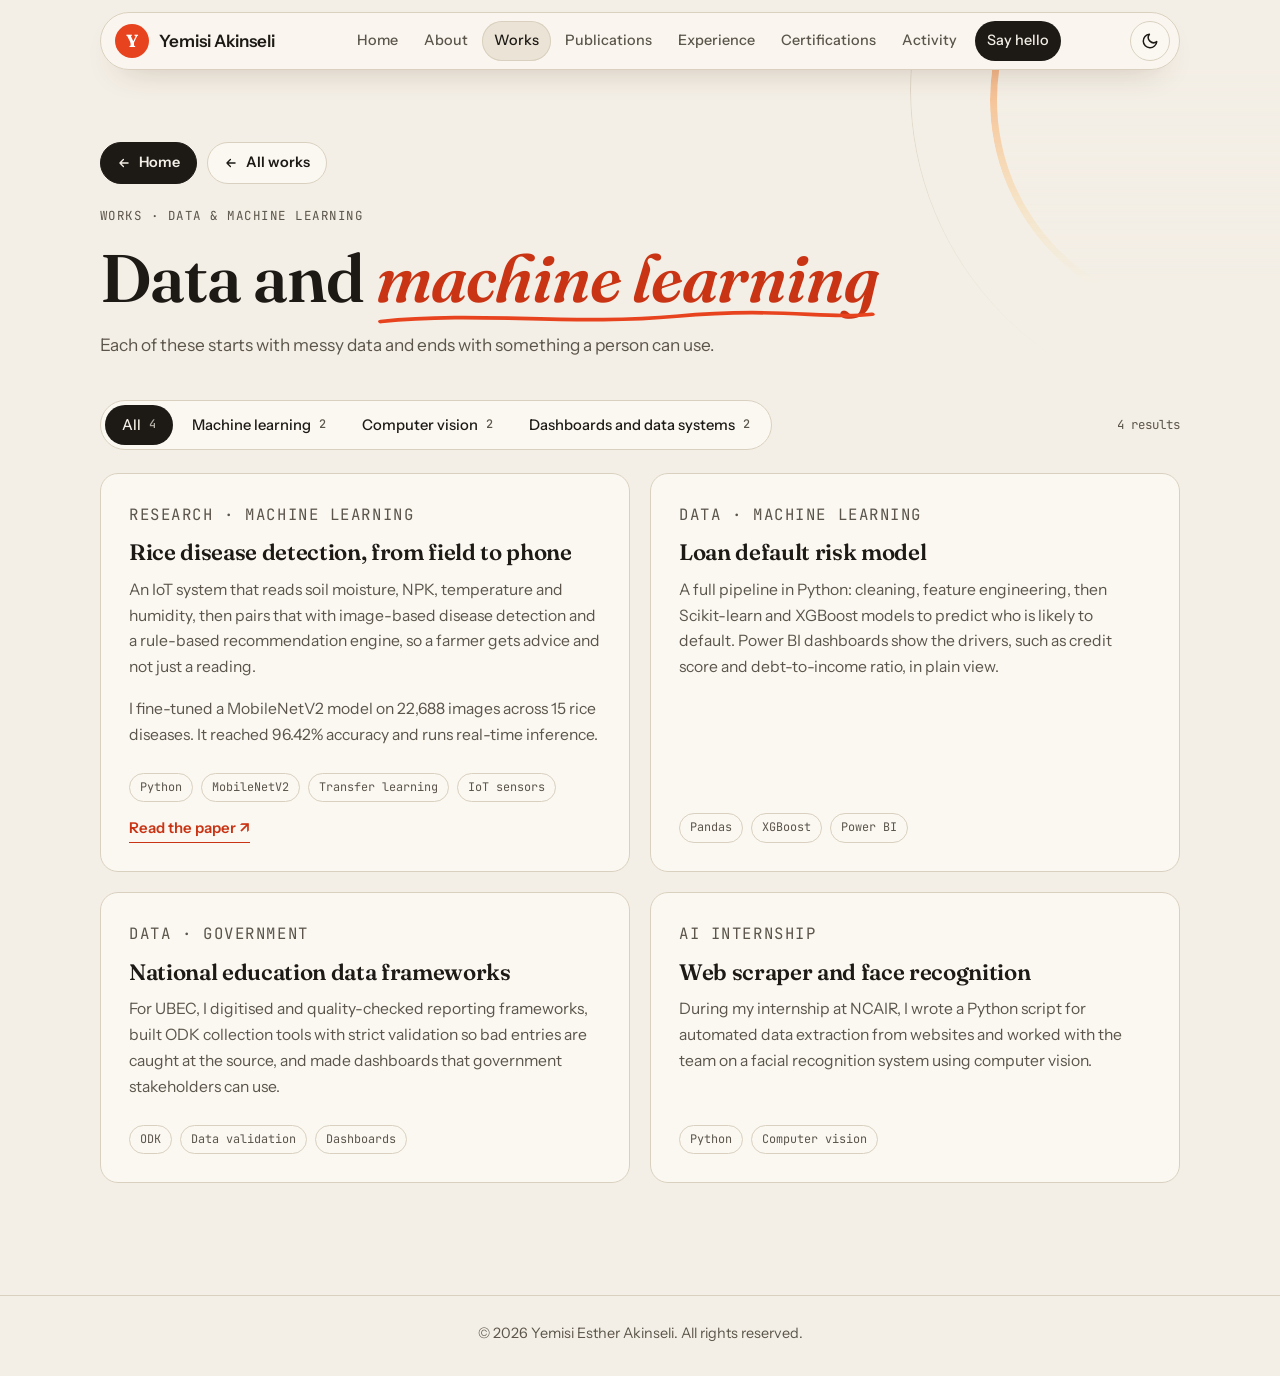
<file: works-data.html>
<!doctype html>
<html lang="en">
<head>
<meta charset="utf-8">
<meta name="viewport" content="width=device-width, initial-scale=1">
<title>Data & Machine Learning | Yemisi Akinseli</title>
<meta name="description" content="Data & Machine Learning projects by Yemisi Akinseli.">
<link rel="icon" type="image/jpg" href="favicon.jpg">
<link rel="apple-touch-icon" href="favicon.jpg">
<link rel="preconnect" href="https://fonts.googleapis.com">
<link rel="preconnect" href="https://fonts.gstatic.com" crossorigin>
<link href="https://fonts.googleapis.com/css2?family=Fraunces:opsz,wght@9..144,400;9..144,600;9..144,700&family=Instrument+Sans:wght@400;500;600&family=JetBrains+Mono:wght@400;500&display=swap" rel="stylesheet">
<link rel="stylesheet" href="styles.css">
</head>
<body>
<a class="skip" href="#main">Skip to content</a>
<header class="nav" id="nav">
  <div class="wrap">
   <div class="nav-row">
    <a class="brand" href="index.html" aria-label="Yemisi Akinseli, home">
      <span class="brand-mark">Y</span><span class="brand-name">Yemisi Akinseli</span>
    </a>
    <nav class="nav-links" id="navLinks" aria-label="Main"><a href="index.html">Home</a><a href="about.html">About</a><a href="works.html" aria-current="page">Works</a><a href="publications.html">Publications</a><a href="experience.html">Experience</a><a href="certifications.html">Certifications</a><a href="activity.html">Activity</a><a href="contact.html" class="nav-cta">Say hello</a></nav>
    <div class="nav-actions">
      <button class="icon-btn " id="themeBtn" type="button" aria-label="Switch between light and dark mode" title="Light / dark">
  <svg class="i-moon" viewBox="0 0 24 24" width="18" height="18" fill="none" stroke="currentColor" stroke-width="2" stroke-linecap="round" stroke-linejoin="round" aria-hidden="true"><path d="M21 12.8A9 9 0 1 1 11.2 3a7 7 0 0 0 9.8 9.8z"/></svg>
  <svg class="i-sun" viewBox="0 0 24 24" width="18" height="18" fill="none" stroke="currentColor" stroke-width="2" stroke-linecap="round" stroke-linejoin="round" aria-hidden="true"><circle cx="12" cy="12" r="4"/><path d="M12 2v2M12 20v2M4.9 4.9l1.4 1.4M17.7 17.7l1.4 1.4M2 12h2M20 12h2M4.9 19.1l1.4-1.4M17.7 6.3l1.4-1.4"/></svg>
</button>
      <button class="icon-btn menu-btn" id="menuBtn" type="button" aria-label="Open menu" aria-expanded="false" aria-controls="navLinks"><span></span><span></span></button>
    </div>
   </div>
  </div>
</header>
<main id="main">
<section class="page-head">
  <div class="wrap">
    <div class="page-top"><a class="btn-home" href="index.html"><svg viewBox="0 0 24 24" width="14" height="14" fill="none" stroke="currentColor" stroke-width="2.2" stroke-linecap="round" stroke-linejoin="round" aria-hidden="true"><path d="M19 12H5M11 6l-6 6 6 6"/></svg> Home</a><a class="crumb" href="works.html"><svg viewBox="0 0 24 24" width="14" height="14" fill="none" stroke="currentColor" stroke-width="2.2" stroke-linecap="round" stroke-linejoin="round" aria-hidden="true"><path d="M19 12H5M11 6l-6 6 6 6"/></svg> All works</a></div>
    <p class="label">Works &middot; Data &amp; Machine Learning</p>
    <h1>Data and <span class="scribble">machine learning<svg viewBox="0 0 300 18" preserveAspectRatio="none" aria-hidden="true"><path d="M3 12 C 60 2, 120 16, 180 7 S 270 10, 297 5"/></svg></span></h1>
    <p class="lede">Each of these starts with messy data and ends with something a person can use.</p>
  </div>
</section><section class="section" style="padding-top:0"><div class="wrap" data-filterable>
  <div class="controls"><div class="toggles mini" role="group" aria-label="Filter"><button type="button" class="tog is-active" data-toggle="all" aria-pressed="true">All <span class="n">4</span></button><button type="button" class="tog" data-toggle="ml" aria-pressed="false">Machine learning <span class="n">2</span></button><button type="button" class="tog" data-toggle="cv" aria-pressed="false">Computer vision <span class="n">2</span></button><button type="button" class="tog" data-toggle="dash" aria-pressed="false">Dashboards and data systems <span class="n">2</span></button></div><p class="result-note" data-note style="margin:0">4 results</p></div>
  <div class="work-grid" data-autowide style="margin-top:0"><article class="card reveal" id="rice" data-item data-type="ml cv">
  <p class="card-kind">Research &middot; Machine learning</p>
  <h3>Rice disease detection, from field to phone</h3>
  <p>An IoT system that reads soil moisture, NPK, temperature and humidity, then pairs that with image-based disease detection and a rule-based recommendation engine, so a farmer gets advice and not just a reading.</p><p>I fine-tuned a MobileNetV2 model on 22,688 images across 15 rice diseases. It reached 96.42% accuracy and runs real-time inference.</p>
  <ul class="tags"><li>Python</li><li>MobileNetV2</li><li>Transfer learning</li><li>IoT sensors</li></ul>
  <a class="text-link" href="https://doi.org/10.5815/ijem.2026.03.20" target="_blank" rel="noopener">Read the paper &#8599;</a>
</article><article class="card reveal" id="loan" data-item data-type="ml dash">
  <p class="card-kind">Data &middot; Machine learning</p>
  <h3>Loan default risk model</h3>
  <p>A full pipeline in Python: cleaning, feature engineering, then Scikit-learn and XGBoost models to predict who is likely to default. Power BI dashboards show the drivers, such as credit score and debt-to-income ratio, in plain view.</p>
  <ul class="tags"><li>Pandas</li><li>XGBoost</li><li>Power BI</li></ul>
  
</article><article class="card reveal" id="ubec" data-item data-type="dash">
  <p class="card-kind">Data &middot; Government</p>
  <h3>National education data frameworks</h3>
  <p>For UBEC, I digitised and quality-checked reporting frameworks, built ODK collection tools with strict validation so bad entries are caught at the source, and made dashboards that government stakeholders can use.</p>
  <ul class="tags"><li>ODK</li><li>Data validation</li><li>Dashboards</li></ul>
  
</article><article class="card reveal" id="scrape" data-item data-type="cv">
  <p class="card-kind">AI internship</p>
  <h3>Web scraper and face recognition</h3>
  <p>During my internship at NCAIR, I wrote a Python script for automated data extraction from websites and worked with the team on a facial recognition system using computer vision.</p>
  <ul class="tags"><li>Python</li><li>Computer vision</li></ul>
  
</article></div>
</div></section>
</main>
<footer class="footer">
  <div class="wrap"><p>&copy; <span id="year">2026</span> Yemisi Esther Akinseli. All rights reserved.</p></div>
</footer>
<button class="to-top" id="toTop" type="button" aria-label="Back to top">
  <svg viewBox="0 0 24 24" width="18" height="18" fill="none" stroke="currentColor" stroke-width="2.4" stroke-linecap="round" stroke-linejoin="round" aria-hidden="true"><path d="M12 19V5M5 12l7-7 7 7"/></svg>
</button>
<div class="progress" id="progress" aria-hidden="true"></div>
<script src="script.js"></script>
</body>
</html>
</file>
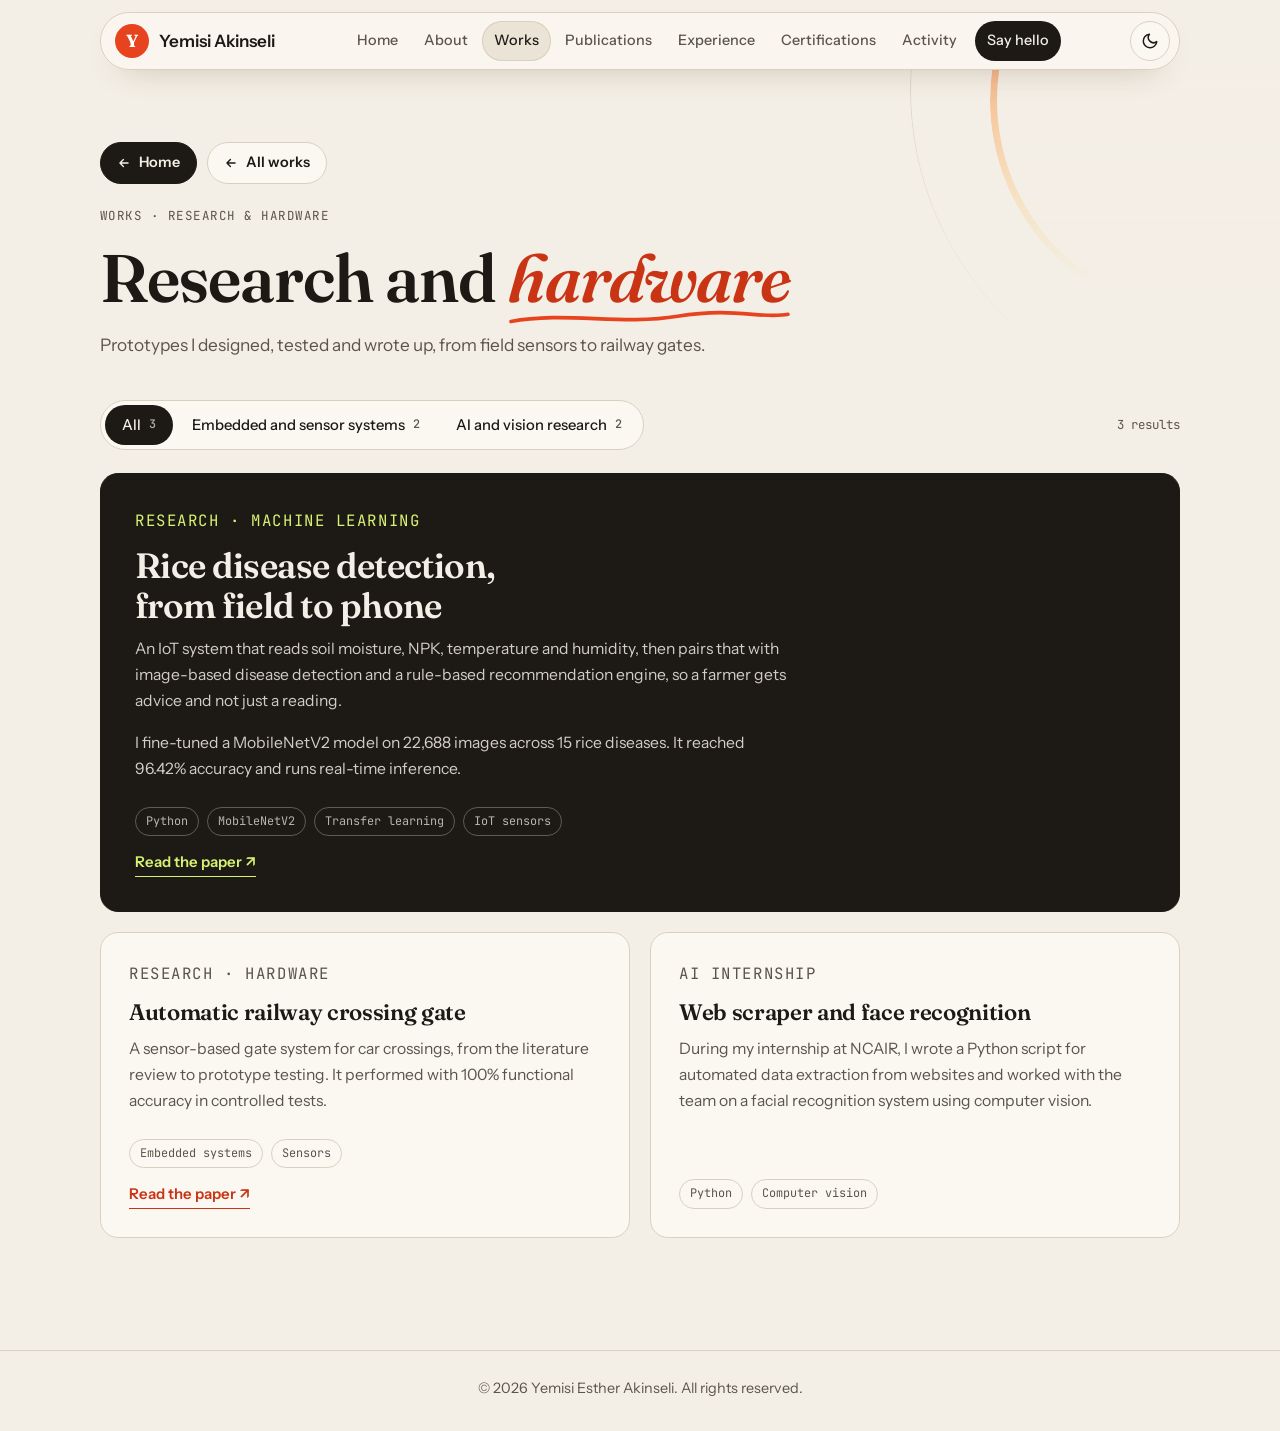
<file: works-research.html>
<!doctype html>
<html lang="en">
<head>
<meta charset="utf-8">
<meta name="viewport" content="width=device-width, initial-scale=1">
<title>Research & Hardware | Yemisi Akinseli</title>
<meta name="description" content="Research & Hardware projects by Yemisi Akinseli.">
<link rel="icon" type="image/jpg" href="favicon.jpg">
<link rel="apple-touch-icon" href="favicon.jpg">
<link rel="preconnect" href="https://fonts.googleapis.com">
<link rel="preconnect" href="https://fonts.gstatic.com" crossorigin>
<link href="https://fonts.googleapis.com/css2?family=Fraunces:opsz,wght@9..144,400;9..144,600;9..144,700&family=Instrument+Sans:wght@400;500;600&family=JetBrains+Mono:wght@400;500&display=swap" rel="stylesheet">
<link rel="stylesheet" href="styles.css">
</head>
<body>
<a class="skip" href="#main">Skip to content</a>
<header class="nav" id="nav">
  <div class="wrap">
   <div class="nav-row">
    <a class="brand" href="index.html" aria-label="Yemisi Akinseli, home">
      <span class="brand-mark">Y</span><span class="brand-name">Yemisi Akinseli</span>
    </a>
    <nav class="nav-links" id="navLinks" aria-label="Main"><a href="index.html">Home</a><a href="about.html">About</a><a href="works.html" aria-current="page">Works</a><a href="publications.html">Publications</a><a href="experience.html">Experience</a><a href="certifications.html">Certifications</a><a href="activity.html">Activity</a><a href="contact.html" class="nav-cta">Say hello</a></nav>
    <div class="nav-actions">
      <button class="icon-btn " id="themeBtn" type="button" aria-label="Switch between light and dark mode" title="Light / dark">
  <svg class="i-moon" viewBox="0 0 24 24" width="18" height="18" fill="none" stroke="currentColor" stroke-width="2" stroke-linecap="round" stroke-linejoin="round" aria-hidden="true"><path d="M21 12.8A9 9 0 1 1 11.2 3a7 7 0 0 0 9.8 9.8z"/></svg>
  <svg class="i-sun" viewBox="0 0 24 24" width="18" height="18" fill="none" stroke="currentColor" stroke-width="2" stroke-linecap="round" stroke-linejoin="round" aria-hidden="true"><circle cx="12" cy="12" r="4"/><path d="M12 2v2M12 20v2M4.9 4.9l1.4 1.4M17.7 17.7l1.4 1.4M2 12h2M20 12h2M4.9 19.1l1.4-1.4M17.7 6.3l1.4-1.4"/></svg>
</button>
      <button class="icon-btn menu-btn" id="menuBtn" type="button" aria-label="Open menu" aria-expanded="false" aria-controls="navLinks"><span></span><span></span></button>
    </div>
   </div>
  </div>
</header>
<main id="main">
<section class="page-head">
  <div class="wrap">
    <div class="page-top"><a class="btn-home" href="index.html"><svg viewBox="0 0 24 24" width="14" height="14" fill="none" stroke="currentColor" stroke-width="2.2" stroke-linecap="round" stroke-linejoin="round" aria-hidden="true"><path d="M19 12H5M11 6l-6 6 6 6"/></svg> Home</a><a class="crumb" href="works.html"><svg viewBox="0 0 24 24" width="14" height="14" fill="none" stroke="currentColor" stroke-width="2.2" stroke-linecap="round" stroke-linejoin="round" aria-hidden="true"><path d="M19 12H5M11 6l-6 6 6 6"/></svg> All works</a></div>
    <p class="label">Works &middot; Research &amp; Hardware</p>
    <h1>Research and <span class="scribble">hardware<svg viewBox="0 0 300 18" preserveAspectRatio="none" aria-hidden="true"><path d="M3 12 C 60 2, 120 16, 180 7 S 270 10, 297 5"/></svg></span></h1>
    <p class="lede">Prototypes I designed, tested and wrote up, from field sensors to railway gates.</p>
  </div>
</section><section class="section" style="padding-top:0"><div class="wrap" data-filterable>
  <div class="controls"><div class="toggles mini" role="group" aria-label="Filter"><button type="button" class="tog is-active" data-toggle="all" aria-pressed="true">All <span class="n">3</span></button><button type="button" class="tog" data-toggle="embedded" aria-pressed="false">Embedded and sensor systems <span class="n">2</span></button><button type="button" class="tog" data-toggle="ai" aria-pressed="false">AI and vision research <span class="n">2</span></button></div><p class="result-note" data-note style="margin:0">3 results</p></div>
  <div class="work-grid" data-autowide style="margin-top:0"><article class="card reveal card-feature" id="rice" data-item data-type="embedded ai">
  <p class="card-kind">Research &middot; Machine learning</p>
  <h3>Rice disease detection, from field to phone</h3>
  <p>An IoT system that reads soil moisture, NPK, temperature and humidity, then pairs that with image-based disease detection and a rule-based recommendation engine, so a farmer gets advice and not just a reading.</p><p>I fine-tuned a MobileNetV2 model on 22,688 images across 15 rice diseases. It reached 96.42% accuracy and runs real-time inference.</p>
  <ul class="tags"><li>Python</li><li>MobileNetV2</li><li>Transfer learning</li><li>IoT sensors</li></ul>
  <a class="text-link" href="https://doi.org/10.5815/ijem.2026.03.20" target="_blank" rel="noopener">Read the paper &#8599;</a>
</article><article class="card reveal" id="rail" data-item data-type="embedded">
  <p class="card-kind">Research &middot; Hardware</p>
  <h3>Automatic railway crossing gate</h3>
  <p>A sensor-based gate system for car crossings, from the literature review to prototype testing. It performed with 100% functional accuracy in controlled tests.</p>
  <ul class="tags"><li>Embedded systems</li><li>Sensors</li></ul>
  <a class="text-link" href="https://doi.org/10.33003/nqv7hm91" target="_blank" rel="noopener">Read the paper &#8599;</a>
</article><article class="card reveal" id="scrape" data-item data-type="ai">
  <p class="card-kind">AI internship</p>
  <h3>Web scraper and face recognition</h3>
  <p>During my internship at NCAIR, I wrote a Python script for automated data extraction from websites and worked with the team on a facial recognition system using computer vision.</p>
  <ul class="tags"><li>Python</li><li>Computer vision</li></ul>
  
</article></div>
</div></section>
</main>
<footer class="footer">
  <div class="wrap"><p>&copy; <span id="year">2026</span> Yemisi Esther Akinseli. All rights reserved.</p></div>
</footer>
<button class="to-top" id="toTop" type="button" aria-label="Back to top">
  <svg viewBox="0 0 24 24" width="18" height="18" fill="none" stroke="currentColor" stroke-width="2.4" stroke-linecap="round" stroke-linejoin="round" aria-hidden="true"><path d="M12 19V5M5 12l7-7 7 7"/></svg>
</button>
<div class="progress" id="progress" aria-hidden="true"></div>
<script src="script.js"></script>
</body>
</html>
</file>
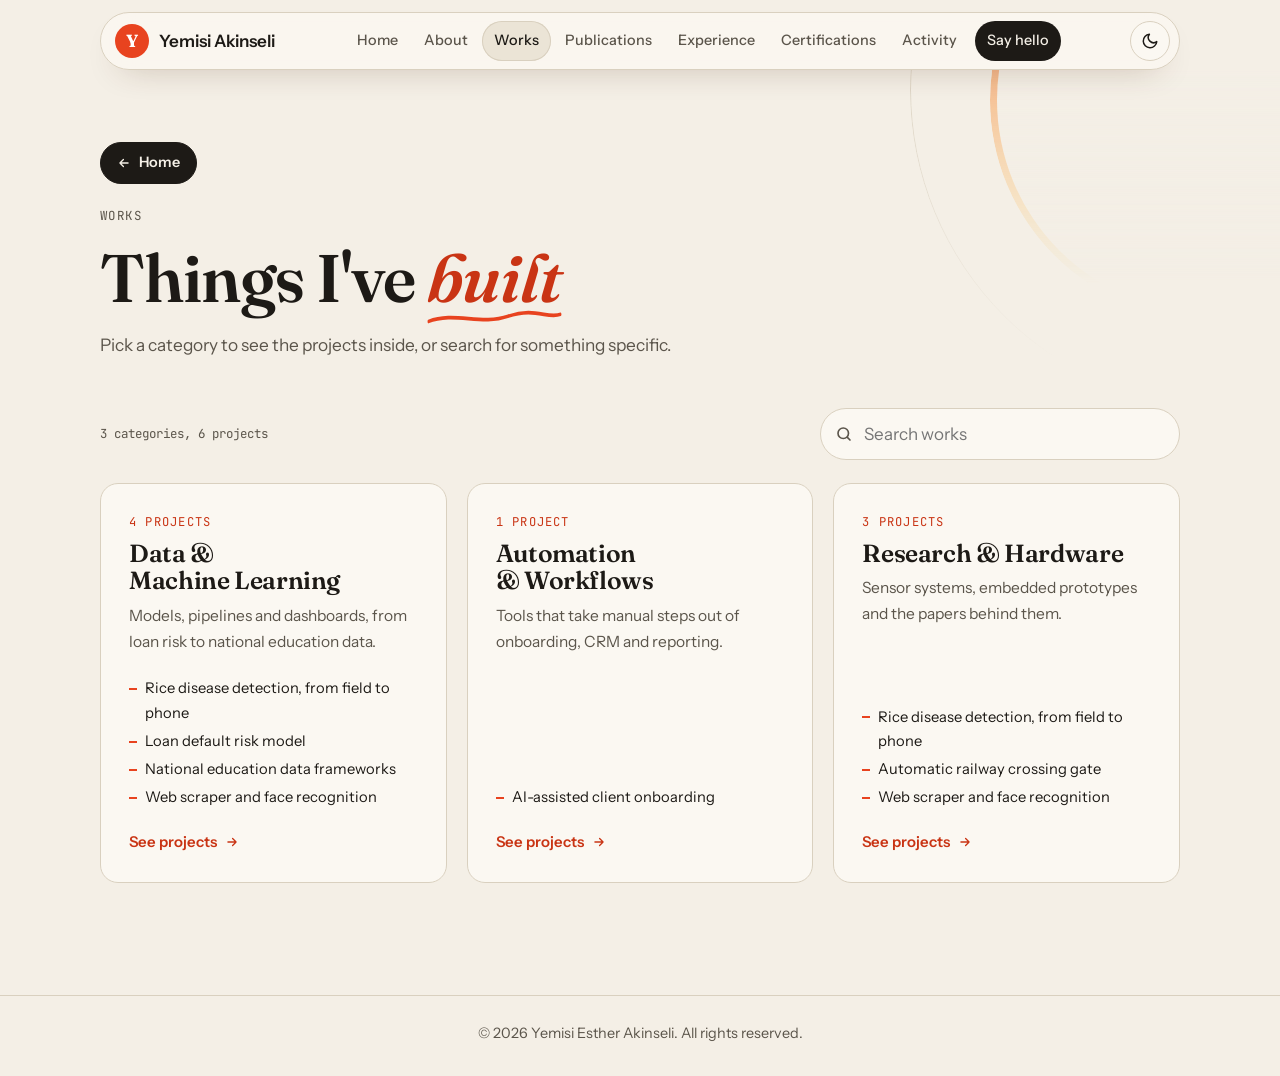
<file: works.html>
<!doctype html>
<html lang="en">
<head>
<meta charset="utf-8">
<meta name="viewport" content="width=device-width, initial-scale=1">
<title>Works | Yemisi Akinseli</title>
<meta name="description" content="Projects by Yemisi Akinseli, grouped by category.">
<link rel="icon" type="image/jpg" href="favicon.jpg">
<link rel="apple-touch-icon" href="favicon.jpg">
<link rel="preconnect" href="https://fonts.googleapis.com">
<link rel="preconnect" href="https://fonts.gstatic.com" crossorigin>
<link href="https://fonts.googleapis.com/css2?family=Fraunces:opsz,wght@9..144,400;9..144,600;9..144,700&family=Instrument+Sans:wght@400;500;600&family=JetBrains+Mono:wght@400;500&display=swap" rel="stylesheet">
<link rel="stylesheet" href="styles.css">
</head>
<body>
<a class="skip" href="#main">Skip to content</a>
<header class="nav" id="nav">
  <div class="wrap">
   <div class="nav-row">
    <a class="brand" href="index.html" aria-label="Yemisi Akinseli, home">
      <span class="brand-mark">Y</span><span class="brand-name">Yemisi Akinseli</span>
    </a>
    <nav class="nav-links" id="navLinks" aria-label="Main"><a href="index.html">Home</a><a href="about.html">About</a><a href="works.html" aria-current="page">Works</a><a href="publications.html">Publications</a><a href="experience.html">Experience</a><a href="certifications.html">Certifications</a><a href="activity.html">Activity</a><a href="contact.html" class="nav-cta">Say hello</a></nav>
    <div class="nav-actions">
      <button class="icon-btn " id="themeBtn" type="button" aria-label="Switch between light and dark mode" title="Light / dark">
  <svg class="i-moon" viewBox="0 0 24 24" width="18" height="18" fill="none" stroke="currentColor" stroke-width="2" stroke-linecap="round" stroke-linejoin="round" aria-hidden="true"><path d="M21 12.8A9 9 0 1 1 11.2 3a7 7 0 0 0 9.8 9.8z"/></svg>
  <svg class="i-sun" viewBox="0 0 24 24" width="18" height="18" fill="none" stroke="currentColor" stroke-width="2" stroke-linecap="round" stroke-linejoin="round" aria-hidden="true"><circle cx="12" cy="12" r="4"/><path d="M12 2v2M12 20v2M4.9 4.9l1.4 1.4M17.7 17.7l1.4 1.4M2 12h2M20 12h2M4.9 19.1l1.4-1.4M17.7 6.3l1.4-1.4"/></svg>
</button>
      <button class="icon-btn menu-btn" id="menuBtn" type="button" aria-label="Open menu" aria-expanded="false" aria-controls="navLinks"><span></span><span></span></button>
    </div>
   </div>
  </div>
</header>
<main id="main">
<section class="page-head">
  <div class="wrap">
    <div class="page-top"><a class="btn-home" href="index.html"><svg viewBox="0 0 24 24" width="14" height="14" fill="none" stroke="currentColor" stroke-width="2.2" stroke-linecap="round" stroke-linejoin="round" aria-hidden="true"><path d="M19 12H5M11 6l-6 6 6 6"/></svg> Home</a></div>
    <p class="label">Works</p>
    <h1>Things I've <span class="scribble">built<svg viewBox="0 0 300 18" preserveAspectRatio="none" aria-hidden="true"><path d="M3 12 C 60 2, 120 16, 180 7 S 270 10, 297 5"/></svg></span></h1>
    <p class="lede">Pick a category to see the projects inside, or search for something specific.</p>
  </div>
</section>
<section class="section" style="padding-top:8px">
  <div class="wrap">
    <div class="controls">
      <p class="result-note" style="margin:0">3 categories, 6 projects</p>
      <div class="search" role="search">
  <label class="sr" for="worksSearch">Search works</label>
  <svg viewBox="0 0 24 24" width="18" height="18" fill="none" stroke="currentColor" stroke-width="2.2" stroke-linecap="round" stroke-linejoin="round" aria-hidden="true"><circle cx="11" cy="11" r="7"/><path d="m20 20-3.5-3.5"/></svg>
  <input id="worksSearch" type="search" data-works-search placeholder="Search works" autocomplete="off">
</div>
    </div>
    <div class="cats"><a class="cat reveal" href="works-data.html" data-cat-item data-text="Data & Machine Learning Models, pipelines and dashboards, from loan risk to national education data. Rice disease detection, from field to phone Loan default risk model National education data frameworks Web scraper and face recognition Python MobileNetV2 Transfer learning IoT sensors Pandas XGBoost Power BI ODK Data validation Dashboards Python Computer vision">
  <span class="cat-count">4 projects</span>
  <h3>Data &amp; Machine Learning</h3>
  <p>Models, pipelines and dashboards, from loan risk to national education data.</p>
  <ul class="cat-list"><li>Rice disease detection, from field to phone</li><li>Loan default risk model</li><li>National education data frameworks</li><li>Web scraper and face recognition</li></ul>
  <span class="cat-go">See projects <svg viewBox="0 0 24 24" width="14" height="14" fill="none" stroke="currentColor" stroke-width="2.2" stroke-linecap="round" stroke-linejoin="round" aria-hidden="true"><path d="M5 12h14M13 6l6 6-6 6"/></svg></span>
</a><a class="cat reveal" href="works-automation.html" data-cat-item data-text="Automation & Workflows Tools that take manual steps out of onboarding, CRM and reporting. AI-assisted client onboarding Chatbase Zapier Zoho CRM">
  <span class="cat-count">1 project</span>
  <h3>Automation &amp; Workflows</h3>
  <p>Tools that take manual steps out of onboarding, CRM and reporting.</p>
  <ul class="cat-list"><li>AI-assisted client onboarding</li></ul>
  <span class="cat-go">See projects <svg viewBox="0 0 24 24" width="14" height="14" fill="none" stroke="currentColor" stroke-width="2.2" stroke-linecap="round" stroke-linejoin="round" aria-hidden="true"><path d="M5 12h14M13 6l6 6-6 6"/></svg></span>
</a><a class="cat reveal" href="works-research.html" data-cat-item data-text="Research & Hardware Sensor systems, embedded prototypes and the papers behind them. Rice disease detection, from field to phone Automatic railway crossing gate Web scraper and face recognition Python MobileNetV2 Transfer learning IoT sensors Embedded systems Sensors Python Computer vision">
  <span class="cat-count">3 projects</span>
  <h3>Research &amp; Hardware</h3>
  <p>Sensor systems, embedded prototypes and the papers behind them.</p>
  <ul class="cat-list"><li>Rice disease detection, from field to phone</li><li>Automatic railway crossing gate</li><li>Web scraper and face recognition</li></ul>
  <span class="cat-go">See projects <svg viewBox="0 0 24 24" width="14" height="14" fill="none" stroke="currentColor" stroke-width="2.2" stroke-linecap="round" stroke-linejoin="round" aria-hidden="true"><path d="M5 12h14M13 6l6 6-6 6"/></svg></span>
</a></div>
    <div class="proj-results" id="projectResults" hidden>
      <p class="label" style="margin:0">Matching projects</p>
      <a class="proj" href="works-data.html#rice" data-proj data-text="Rice disease detection, from field to phone An IoT system that reads soil moisture, NPK, temperature and humidity, then pairs that with image-based disease detection and a rule-based recommendation engine, so a farmer gets advice and not just a reading.I fine-tuned a MobileNetV2 model on 22,688 images across 15 rice diseases. It reached 96.42% accuracy and runs real-time inference. Python MobileNetV2 Transfer learning IoT sensors"><b>Rice disease detection, from field to phone</b><span>Data & Machine Learning</span></a><a class="proj" href="works-data.html#loan" data-proj data-text="Loan default risk model A full pipeline in Python: cleaning, feature engineering, then Scikit-learn and XGBoost models to predict who is likely to default. Power BI dashboards show the drivers, such as credit score and debt-to-income ratio, in plain view. Pandas XGBoost Power BI"><b>Loan default risk model</b><span>Data & Machine Learning</span></a><a class="proj" href="works-data.html#ubec" data-proj data-text="National education data frameworks For UBEC, I digitised and quality-checked reporting frameworks, built ODK collection tools with strict validation so bad entries are caught at the source, and made dashboards that government stakeholders can use. ODK Data validation Dashboards"><b>National education data frameworks</b><span>Data & Machine Learning</span></a><a class="proj" href="works-data.html#scrape" data-proj data-text="Web scraper and face recognition During my internship at NCAIR, I wrote a Python script for automated data extraction from websites and worked with the team on a facial recognition system using computer vision. Python Computer vision"><b>Web scraper and face recognition</b><span>Data & Machine Learning</span></a><a class="proj" href="works-automation.html#auto" data-proj data-text="AI-assisted client onboarding An automated workflow using Chatbase and Zapier that removed manual data entry from onboarding, plus Zoho CRM set up with lead scoring and pipeline management. Chatbase Zapier Zoho CRM"><b>AI-assisted client onboarding</b><span>Automation & Workflows</span></a><a class="proj" href="works-research.html#rail" data-proj data-text="Automatic railway crossing gate A sensor-based gate system for car crossings, from the literature review to prototype testing. It performed with 100% functional accuracy in controlled tests. Embedded systems Sensors"><b>Automatic railway crossing gate</b><span>Research & Hardware</span></a>
    </div>
    <div class="empty-state" id="worksEmpty" hidden><h3>No works match that search</h3><p>Try a tool name, such as Python or Power BI, or clear the search to see every category.</p></div>
  </div>
</section>
</main>
<footer class="footer">
  <div class="wrap"><p>&copy; <span id="year">2026</span> Yemisi Esther Akinseli. All rights reserved.</p></div>
</footer>
<button class="to-top" id="toTop" type="button" aria-label="Back to top">
  <svg viewBox="0 0 24 24" width="18" height="18" fill="none" stroke="currentColor" stroke-width="2.4" stroke-linecap="round" stroke-linejoin="round" aria-hidden="true"><path d="M12 19V5M5 12l7-7 7 7"/></svg>
</button>
<div class="progress" id="progress" aria-hidden="true"></div>
<script src="script.js"></script>
</body>
</html>
</file>
<file: styles.css>
/* Inner pages: paper, ink and orange.
   Home page (.home): one glass hub over a photo. Portrait panel on the left,
   cut by a curved edge, with the page links on the right. */

:root {
  --bg: #f4efe6;
  --bg-tint: #ebe4d6;
  --surface: #fbf8f2;
  --ink: #1d1a16;
  --ink-soft: #5b554b;
  --line: #d9d0bf;
  --accent: #e8431f;
  --accent-text: #c93414;
  --accent-ink: #ffffff;
  --accent-soft: #fbd9cf;
  --lime: #d7f171;

  --glass: rgba(255, 255, 255, .5);
  --glass-2: rgba(255, 255, 255, .72);
  --glass-line: rgba(255, 255, 255, .85);
  --glass-edge: rgba(29, 26, 22, .12);
  --glass-shadow: 0 34px 80px -34px rgba(90, 40, 15, .55);
  --scrim: rgba(255, 255, 255, .06);

  --serif: "Fraunces", Georgia, "Times New Roman", serif;
  --sans: "Instrument Sans", system-ui, -apple-system, "Segoe UI", sans-serif;
  --mono: "JetBrains Mono", ui-monospace, "SFMono-Regular", Menlo, monospace;

  --radius: 18px;
  --wrap: 1120px;
  --nav-h: 78px;
  --rim: linear-gradient(160deg, var(--accent), #ffb347 55%, var(--lime));
}

@media (prefers-color-scheme: dark) {
  :root:not([data-theme="light"]) {
    --bg: #15130f;
    --bg-tint: #1c1915;
    --surface: #211e19;
    --ink: #f2ece0;
    --ink-soft: #a9a193;
    --line: #36312a;
    --accent: #ff6b45;
    --accent-text: #ff8b6b;
    --accent-ink: #1a0d08;
    --accent-soft: #3a211a;
    --glass: rgba(34, 27, 22, .46);
    --glass-2: rgba(60, 49, 40, .6);
    --glass-line: rgba(255, 255, 255, .15);
    --glass-edge: rgba(255, 255, 255, .1);
    --glass-shadow: 0 34px 80px -34px rgba(0, 0, 0, .85);
    --scrim: rgba(10, 8, 6, .42);
    color-scheme: dark;
  }
}
:root[data-theme="dark"] {
  --bg: #15130f;
  --bg-tint: #1c1915;
  --surface: #211e19;
  --ink: #f2ece0;
  --ink-soft: #a9a193;
  --line: #36312a;
  --accent: #ff6b45;
  --accent-text: #ff8b6b;
  --accent-ink: #1a0d08;
  --accent-soft: #3a211a;
  --glass: rgba(34, 27, 22, .46);
  --glass-2: rgba(60, 49, 40, .6);
  --glass-line: rgba(255, 255, 255, .15);
  --glass-edge: rgba(255, 255, 255, .1);
  --glass-shadow: 0 34px 80px -34px rgba(0, 0, 0, .85);
  --scrim: rgba(10, 8, 6, .42);
  color-scheme: dark;
}

/* ---------- Base ---------- */
@view-transition { navigation: auto; }
*, *::before, *::after { box-sizing: border-box; }
html { scroll-behavior: smooth; scroll-padding-top: calc(var(--nav-h) + 12px); -webkit-text-size-adjust: 100%; }
body { margin: 0; background: var(--bg); color: var(--ink); font-family: var(--sans); font-size: 17px; line-height: 1.65; overflow-x: hidden; transition: background .3s, color .3s; }
img, svg { display: block; max-width: 100%; }
a { color: inherit; }
h1, h2, h3 { font-family: var(--serif); font-weight: 600; line-height: 1.12; margin: 0; letter-spacing: -0.015em; text-wrap: balance; }
p { margin: 0 0 1em; }
ul, ol { margin: 0; padding: 0; list-style: none; }
button, input, select, textarea { font: inherit; color: inherit; }
button { cursor: pointer; }
:focus-visible { outline: 3px solid var(--accent); outline-offset: 3px; border-radius: 6px; }
[hidden] { display: none !important; }

.wrap { width: min(var(--wrap), 100%); margin-inline: auto; padding-left: max(20px, env(safe-area-inset-left, 0px)); padding-right: max(20px, env(safe-area-inset-right, 0px)); }
.mono { font-family: var(--mono); }
.label { font-family: var(--mono); font-size: .78rem; text-transform: uppercase; letter-spacing: .12em; color: var(--ink-soft); margin: 0 0 .8rem; }
.sr { position: absolute; width: 1px; height: 1px; margin: -1px; padding: 0; overflow: hidden; clip: rect(0 0 0 0); white-space: nowrap; border: 0; }
.skip { position: absolute; left: -999px; top: 8px; background: var(--ink); color: var(--bg); padding: 8px 14px; border-radius: 8px; z-index: 100; }
.skip:focus { left: 8px; }

/* ---------- Buttons ---------- */
.btn { display: inline-flex; align-items: center; justify-content: center; gap: 10px; padding: 13px 22px; border-radius: 999px; font-weight: 600; font-size: .97rem; text-decoration: none; border: 1.5px solid var(--ink); background: transparent; color: var(--ink); transition: transform .2s, background .2s, color .2s, box-shadow .2s; }
.btn:hover { transform: translateY(-2px); }
.btn-primary { background: var(--ink); color: var(--bg); box-shadow: 4px 4px 0 var(--accent); }
.btn-primary:hover { box-shadow: 6px 6px 0 var(--accent); }
.btn-ghost:hover { background: var(--ink); color: var(--bg); }
.text-link { color: var(--accent-text); font-weight: 600; text-decoration: none; border-bottom: 1.5px solid currentColor; padding-bottom: 1px; }
.text-link:hover { color: var(--ink); }
.text-btn { background: none; border: 0; padding: 0; color: var(--accent-text); font-weight: 600; text-decoration: underline; text-underline-offset: 4px; }

.icon-btn { width: 40px; height: 40px; border-radius: 50%; border: 1px solid var(--line); background: var(--surface); display: grid; place-items: center; transition: transform .2s, border-color .2s; }
.icon-btn:hover { border-color: var(--ink); transform: translateY(-1px); }
.i-sun { display: none; }
:root[data-theme="dark"] .i-sun { display: block; }
:root[data-theme="dark"] .i-moon { display: none; }
@media (prefers-color-scheme: dark) {
  :root:not([data-theme="light"]) .i-sun { display: block; }
  :root:not([data-theme="light"]) .i-moon { display: none; }
}

/* ---------- Nav (inner pages) ---------- */
.nav { position: sticky; top: env(safe-area-inset-top, 0px); z-index: 50; padding: 12px 0 0; }
.nav-row { position: relative; display: flex; align-items: center; justify-content: space-between; gap: 12px; height: 58px; padding: 0 9px 0 14px; border-radius: 999px; background: color-mix(in srgb, var(--surface) 78%, transparent); -webkit-backdrop-filter: blur(18px) saturate(1.4); backdrop-filter: blur(18px) saturate(1.4); border: 1px solid var(--line); box-shadow: 0 14px 34px -22px rgba(70, 35, 12, .45); transition: box-shadow .25s; }
.nav.scrolled .nav-row { box-shadow: 0 18px 38px -20px rgba(70, 35, 12, .55); }
.brand { display: flex; align-items: center; gap: 10px; text-decoration: none; font-weight: 600; white-space: nowrap; }
.brand-mark { width: 34px; height: 34px; border-radius: 50%; background: var(--accent); color: var(--accent-ink); display: grid; place-items: center; font-family: var(--serif); font-weight: 700; font-size: 1.1rem; }
.brand-mark img { width: 100%; height: 100%; border-radius: 50%; object-fit: cover; display: block; }
.nav-links { display: flex; align-items: center; gap: 2px; }
.nav-links a { text-decoration: none; font-size: .9rem; font-weight: 500; padding: 8px 12px; border-radius: 999px; color: var(--ink-soft); transition: background .2s, color .2s; white-space: nowrap; }
.nav-links a:hover { color: var(--ink); background: var(--bg-tint); }
.nav-links a[aria-current="page"] { color: var(--ink); background: var(--bg-tint); box-shadow: inset 0 0 0 1px var(--line); }
.nav-links .nav-cta { background: var(--ink); color: var(--bg); margin-left: 4px; }
.nav-links .nav-cta:hover { background: var(--accent); color: var(--accent-ink); }
.nav-links .nav-cta[aria-current="page"] { background: var(--accent); color: var(--accent-ink); }
.nav-actions { display: flex; align-items: center; gap: 8px; }
.menu-btn { display: none; position: relative; }
.menu-btn span { position: absolute; left: 11px; right: 11px; height: 2px; background: var(--ink); border-radius: 2px; transition: transform .25s, top .25s; }
.menu-btn span:nth-child(1) { top: 15px; }
.menu-btn span:nth-child(2) { top: 23px; }
.menu-btn[aria-expanded="true"] span:nth-child(1) { top: 19px; transform: rotate(45deg); }
.menu-btn[aria-expanded="true"] span:nth-child(2) { top: 19px; transform: rotate(-45deg); }

/* ---------- Sections and page heads ---------- */
.section { padding: clamp(32px, 5vw, 64px) 0; }
.section-tint { background: var(--bg-tint); }
.section-head { display: flex; flex-wrap: wrap; align-items: end; justify-content: space-between; gap: 8px 24px; margin-bottom: 1.6rem; }
.section-head h2 { font-size: clamp(1.7rem, 3.6vw, 2.4rem); }
.page-head { position: relative; overflow: hidden; padding: clamp(36px, 6vw, 72px) 0 clamp(4px, 1vw, 12px); }
.page-head > .wrap { position: relative; z-index: 1; }
.page-head::before, .page-head::after { content: ""; position: absolute; border-radius: 50%; pointer-events: none; -webkit-mask-image: linear-gradient(to bottom, #000 40%, transparent 92%); mask-image: linear-gradient(to bottom, #000 40%, transparent 92%); }
.page-head::before { width: 440px; height: 440px; right: -150px; top: -190px; border: 7px solid transparent; background: linear-gradient(var(--bg), var(--bg)) padding-box, var(--rim) border-box; opacity: .55; }
.page-head::after { width: 640px; height: 640px; right: -270px; top: -300px; border: 1.5px solid var(--line); }
.page-head h1 { font-size: clamp(2.4rem, 6vw, 4.2rem); margin-bottom: 1rem; }
.page-head h1 .scribble { position: relative; white-space: nowrap; color: var(--accent-text); font-style: italic; }
.page-head h1 .scribble svg { position: absolute; left: 0; bottom: -.14em; width: 100%; height: .28em; overflow: visible; }
.page-head h1 .scribble path { fill: none; stroke: var(--accent); stroke-width: 3.5; stroke-linecap: round; stroke-dasharray: 340; stroke-dashoffset: 340; animation: draw 1.1s .4s ease forwards; }
@keyframes draw { to { stroke-dashoffset: 0; } }
.lede { max-width: 40em; color: var(--ink-soft); font-size: 1.08rem; margin: 0; }
.crumb { display: inline-flex; align-items: center; gap: 6px; font-family: var(--mono); font-size: .82rem; text-decoration: none; color: var(--ink-soft); margin-bottom: 1.2rem; }
.crumb:hover { color: var(--accent-text); }

/* ---------- Controls: toggles + search ---------- */
.controls { display: flex; flex-wrap: wrap; align-items: center; justify-content: space-between; gap: 14px 18px; margin: 1.8rem 0 1.4rem; }
.toggles { display: flex; flex-wrap: wrap; gap: 8px; }
.tog { display: inline-flex; align-items: center; gap: 8px; padding: 8px 16px; border-radius: 999px; border: 1.5px solid var(--line); background: transparent; font-weight: 500; font-size: .92rem; transition: background .2s, color .2s, border-color .2s; }
.tog .n { font-family: var(--mono); font-size: .74rem; color: var(--ink-soft); }
.tog:hover { border-color: var(--ink); }
.tog.is-active { background: var(--ink); color: var(--bg); border-color: var(--ink); }
.tog.is-active .n { color: color-mix(in srgb, var(--bg) 70%, transparent); }
.toggles.mini { padding: 4px; border: 1.5px solid var(--line); border-radius: 999px; background: var(--surface); gap: 2px; }
.toggles.mini .tog { border-color: transparent; padding: 7px 16px; }
.toggles.mini .tog:hover { border-color: transparent; background: var(--bg-tint); }
.toggles.mini .tog.is-active { background: var(--ink); }
.search { position: relative; flex: 1 1 240px; max-width: 360px; }
.search svg { position: absolute; left: 15px; top: 50%; transform: translateY(-50%); color: var(--ink-soft); pointer-events: none; }
.search input { width: 100%; padding: 11px 16px 11px 43px; border-radius: 999px; border: 1.5px solid var(--line); background: var(--surface); }
.search input:focus { outline: 2px solid var(--accent); outline-offset: 1px; border-color: var(--accent); }
.result-note { font-family: var(--mono); font-size: .78rem; color: var(--ink-soft); margin: 0 0 1rem; }
.empty-state { padding: 34px 26px; border: 1.5px dashed var(--line); border-radius: var(--radius); text-align: center; color: var(--ink-soft); }
.empty-state h3 { font-size: 1.25rem; color: var(--ink); margin-bottom: .4rem; }
.empty-state p { margin: 0 auto; max-width: 30em; font-size: .97rem; }
.empty-state .btn { margin-top: 1rem; }
.badge { display: inline-block; font-family: var(--mono); font-size: .7rem; text-transform: uppercase; letter-spacing: .08em; padding: 3px 10px; border-radius: 999px; background: var(--accent-soft); color: var(--accent-text); }

/* ---------- Works ---------- */
.cats { display: grid; grid-template-columns: repeat(3, 1fr); gap: 20px; }
.cat { display: flex; flex-direction: column; gap: 8px; padding: 28px; min-height: 270px; text-decoration: none; background: var(--surface); border: 1.5px solid var(--line); border-radius: var(--radius); transition: transform .25s, border-color .25s, box-shadow .25s; }
.cat:hover { transform: translateY(-4px); border-color: var(--ink); box-shadow: 6px 6px 0 var(--accent); }
.cat:nth-child(2):hover { box-shadow: 6px 6px 0 var(--lime); }
.cat h3 { font-size: 1.55rem; }
.cat p { color: var(--ink-soft); font-size: .97rem; margin: 0; }
.cat-count { font-family: var(--mono); font-size: .76rem; color: var(--accent-text); text-transform: uppercase; letter-spacing: .1em; }
.cat-list { margin-top: auto; padding-top: 14px; display: grid; gap: 4px; font-size: .92rem; }
.cat-list li { display: flex; gap: 8px; }
.cat-list li::before { content: ""; flex: none; width: 8px; height: 2px; background: var(--accent); margin-top: .8em; }
.cat-go { display: flex; align-items: center; gap: 8px; font-weight: 600; font-size: .93rem; color: var(--accent-text); margin-top: 12px; }
.cat:hover .cat-go svg { transform: translateX(4px); }
.cat-go svg { transition: transform .25s; }
.proj-results { display: grid; gap: 12px; margin-top: 1.4rem; }
.proj { display: flex; flex-wrap: wrap; align-items: center; justify-content: space-between; gap: 8px 18px; padding: 18px 22px; text-decoration: none; background: var(--surface); border: 1.5px solid var(--line); border-radius: var(--radius); transition: border-color .2s, transform .2s; }
.proj:hover { border-color: var(--ink); transform: translateY(-2px); }
.proj b { font-family: var(--serif); font-size: 1.15rem; font-weight: 600; }
.proj span { font-family: var(--mono); font-size: .78rem; color: var(--ink-soft); }

.work-grid { display: grid; grid-template-columns: repeat(2, 1fr); gap: 20px; margin-top: 1.8rem; }
.card { background: var(--surface); border: 1.5px solid var(--line); border-radius: var(--radius); padding: 28px; display: flex; flex-direction: column; transition: transform .25s, border-color .25s, box-shadow .25s; }
.card:hover { transform: translateY(-4px); border-color: var(--ink); box-shadow: 6px 6px 0 var(--accent); }
.card-feature { grid-column: 1 / -1; padding: 34px; background: var(--ink); color: var(--bg); border-color: var(--ink); }
.card-feature:hover { box-shadow: 6px 6px 0 var(--lime); }
.card-kind { font-family: var(--mono); font-size: .76rem; color: var(--accent-text); text-transform: uppercase; letter-spacing: .1em; margin-bottom: .8rem; }
.card-feature .card-kind { color: var(--lime); }
.card h3 { font-size: 1.4rem; margin-bottom: .7rem; }
.card-feature h3 { font-size: clamp(1.6rem, 3vw, 2.2rem); max-width: 18em; }
.card p { font-size: .98rem; color: var(--ink-soft); }
.card-feature p { color: color-mix(in srgb, var(--bg) 84%, transparent); max-width: 42em; }
.tags { display: flex; flex-wrap: wrap; gap: 8px; margin-top: auto; padding-top: .6rem; }
.tags li { font-family: var(--mono); font-size: .74rem; padding: 4px 10px; border: 1px solid var(--line); border-radius: 999px; color: var(--ink-soft); }
.card-feature .tags li { color: color-mix(in srgb, var(--bg) 72%, transparent); border-color: color-mix(in srgb, var(--bg) 30%, transparent); }
.card .text-link { margin-top: 14px; width: fit-content; font-size: .93rem; }
.card-feature .text-link { color: var(--lime); }
.card:target { outline: 3px solid var(--accent); outline-offset: 4px; }

/* ---------- About ---------- */
.about-top { display: grid; grid-template-columns: 300px 1fr; gap: clamp(32px, 6vw, 80px); align-items: center; }
.portrait { position: relative; aspect-ratio: 3 / 4; max-width: 300px; width: 100%; margin-inline: auto; border: 1.5px solid var(--ink); border-radius: var(--radius); overflow: hidden; background: var(--surface); box-shadow: 8px 8px 0 var(--lime); transform: rotate(1.2deg); display: grid; place-items: center; }
:root[data-theme="dark"] .portrait { box-shadow: 8px 8px 0 #4a5a1a; }
@media (prefers-color-scheme: dark) { :root:not([data-theme="light"]) .portrait { box-shadow: 8px 8px 0 #4a5a1a; } }
.portrait img { position: absolute; inset: 0; width: 100%; height: 100%; object-fit: cover; object-position: center top; }
.avatar-fb { font-family: var(--serif); font-size: clamp(3.4rem, 9vw, 5.4rem); font-weight: 600; color: var(--accent-text); letter-spacing: -0.03em; }
.summary p.big { font-family: var(--serif); font-size: clamp(1.4rem, 2.6vw, 1.9rem); line-height: 1.3; max-width: 28em; margin-bottom: 1rem; }
.summary p { color: var(--ink-soft); font-size: 1.08rem; max-width: 38em; }
.summary .btns { display: flex; flex-wrap: wrap; gap: 12px; margin-top: 1.6rem; }
.summary .quick { display: flex; flex-wrap: wrap; gap: 8px 22px; margin-top: 1.6rem; font-size: .93rem; color: var(--ink-soft); }
.summary .quick b { color: var(--ink); font-weight: 600; }

.interests { display: flex; flex-wrap: wrap; gap: 10px; }
.interests li { padding: 10px 20px; border-radius: 999px; background: var(--surface); border: 1.5px solid var(--line); font-weight: 500; transition: background .2s, color .2s, transform .2s, border-color .2s; }
.interests li:hover { background: var(--accent); color: var(--accent-ink); border-color: var(--accent); transform: translateY(-2px) rotate(-1.5deg); }
.edu { display: grid; grid-template-columns: 170px 1fr; gap: 12px 24px; padding: 28px; background: var(--surface); border: 1.5px solid var(--line); border-radius: var(--radius); }
.edu .when { font-family: var(--mono); font-size: .82rem; color: var(--accent-text); padding-top: 6px; }
.edu h3 { font-size: 1.4rem; margin-bottom: .3rem; }
.edu p { margin: 0; color: var(--ink-soft); }
.edu p + p { margin-top: .5rem; font-size: .96rem; }
.skills { display: grid; grid-template-columns: repeat(3, 1fr); gap: 16px; }
.skill { padding: 24px; background: var(--surface); border: 1.5px solid var(--line); border-radius: var(--radius); }
.skill h3 { font-size: 1.2rem; margin-bottom: .4rem; }
.skill p { margin: 0; font-size: .95rem; color: var(--ink-soft); }
.langs { margin-top: 1.2rem; font-size: .95rem; color: var(--ink-soft); }
.langs b { color: var(--ink); }
.tool-groups { display: grid; grid-template-columns: repeat(3, 1fr); gap: 20px 28px; }
.tool-group { padding: 22px 0; border-top: 1.5px solid var(--ink); }
.tool-group h3 { font-size: 1.15rem; margin-bottom: 14px; }
.pills { display: flex; flex-wrap: wrap; gap: 8px; }
.pills li { padding: 6px 14px; border-radius: 999px; background: var(--surface); border: 1px solid var(--line); font-size: .9rem; transition: background .2s, color .2s, transform .2s; }
.pills li:hover { background: var(--accent); color: var(--accent-ink); border-color: var(--accent); transform: translateY(-2px) rotate(-1.5deg); }

/* ---------- Experience ---------- */
.timeline { border-left: 2px solid var(--ink); margin-left: 6px; }
.timeline > li { display: grid; grid-template-columns: 190px 1fr; gap: 24px; padding: 0 0 30px 30px; position: relative; }
.timeline > li::before { content: ""; position: absolute; left: -9px; top: 6px; width: 16px; height: 16px; border-radius: 50%; background: var(--bg); border: 2px solid var(--ink); }
.timeline > li.now::before { background: var(--accent); }
.when { font-size: .82rem; color: var(--ink-soft); padding-top: 6px; display: flex; flex-direction: column; align-items: flex-start; gap: 8px; }
details summary { list-style: none; cursor: pointer; display: flex; flex-direction: column; gap: 2px; padding-right: 38px; position: relative; }
details summary::-webkit-details-marker { display: none; }
details summary::after { content: "+"; position: absolute; right: 0; top: 0; width: 28px; height: 28px; border-radius: 50%; border: 1.5px solid var(--line); display: grid; place-items: center; font-size: 1.1rem; line-height: 1; }
details[open] summary::after { content: "–"; background: var(--ink); color: var(--bg); border-color: var(--ink); }
.role { font-family: var(--serif); font-weight: 600; font-size: 1.3rem; line-height: 1.2; }
.org { color: var(--ink-soft); font-size: .95rem; }
.timeline details ul { margin-top: 14px; }
.timeline details li { position: relative; padding-left: 20px; margin-bottom: .6em; color: var(--ink-soft); font-size: .98rem; }
.timeline details li::before { content: ""; position: absolute; left: 0; top: .72em; width: 8px; height: 2px; background: var(--accent); }
.tools-row { display: flex; justify-content: space-between; align-items: center; gap: 12px; margin-bottom: 1rem; }
.tools-row .result-note { margin: 0; }

/* ---------- Publications ---------- */
.strip { display: grid; grid-template-columns: repeat(4, 1fr); margin-top: 2rem; background: var(--surface); border: 1.5px solid var(--ink); border-radius: var(--radius); overflow: hidden; }
.strip li { padding: 18px 22px; border-right: 1px solid var(--line); }
.strip li:last-child { border-right: 0; }
.strip .mono { display: block; font-size: .72rem; text-transform: uppercase; letter-spacing: .1em; color: var(--ink-soft); margin-bottom: .3rem; }
.strip strong { font-family: var(--serif); font-size: clamp(1.5rem, 2.6vw, 2rem); line-height: 1.1; display: block; }
.strip small { display: block; color: var(--ink-soft); font-size: .84rem; margin-top: .25rem; line-height: 1.35; }
.papers { display: grid; gap: 18px; }
.paper { display: grid; grid-template-columns: 92px 1fr; gap: 20px; padding: 28px; background: var(--surface); border: 1.5px solid var(--line); border-radius: var(--radius); transition: transform .25s, border-color .25s, box-shadow .25s; }
.paper:hover { transform: translateY(-3px); border-color: var(--ink); box-shadow: 6px 6px 0 var(--accent); }
.paper-year { font-family: var(--mono); font-size: 1.5rem; color: var(--accent-text); margin: 0; }
.paper h3 { font-size: 1.3rem; margin-bottom: .5rem; }
.paper-meta { color: var(--ink-soft); font-size: .93rem; margin-bottom: .6rem; }
.paper-sum { color: var(--ink-soft); font-size: .97rem; margin-bottom: .8rem; }

/* ---------- Certifications ---------- */
.certs { display: grid; grid-template-columns: repeat(3, 1fr); gap: 18px; }
.cert { padding: 22px; display: flex; flex-direction: column; align-items: flex-start; gap: 8px; background: var(--surface); border: 1.5px solid var(--line); border-radius: var(--radius); transition: transform .25s, border-color .25s, box-shadow .25s; }
.cert:hover { transform: translateY(-3px); border-color: var(--ink); box-shadow: 5px 5px 0 var(--lime); }
.cert h3 { font-size: 1.15rem; }
.cert-by { color: var(--ink-soft); font-size: .93rem; margin: 0; }
.cert-date { margin: auto 0 0; padding-top: 8px; font-family: var(--mono); font-size: .78rem; color: var(--accent-text); }

/* ---------- Activity ---------- */
.posts { display: grid; gap: 16px; }
.post { display: grid; grid-template-columns: 150px 1fr; gap: 12px 24px; padding: 24px 26px; background: var(--surface); border: 1.5px solid var(--line); border-radius: var(--radius); transition: transform .25s, border-color .25s, box-shadow .25s; }
.post:hover { transform: translateY(-3px); border-color: var(--ink); box-shadow: 6px 6px 0 var(--accent); }
.post-side { display: flex; flex-direction: column; align-items: flex-start; gap: 8px; }
.post-date { font-family: var(--mono); font-size: .8rem; color: var(--ink-soft); }
.post h3 { font-size: 1.25rem; margin-bottom: .4rem; }
.post p { margin: 0 0 .6rem; color: var(--ink-soft); font-size: .97rem; }
.post .text-link { font-size: .93rem; }

/* ---------- Contact ---------- */
.contact-grid { display: grid; grid-template-columns: 1fr 1.05fr; gap: 20px; align-items: start; margin-top: 1.8rem; }
.contact-card { padding: 32px; border-radius: var(--radius); }
.contact-info { background: var(--ink); color: var(--bg); }
.contact-info h2 { font-size: 1.7rem; margin-bottom: .8rem; }
.contact-info p { color: color-mix(in srgb, var(--bg) 78%, transparent); }
.contact-lines { margin: 1.4rem 0 0; display: grid; gap: 10px; }
.contact-lines li { display: flex; gap: 12px; align-items: baseline; flex-wrap: wrap; }
.contact-lines .mono { font-size: .76rem; text-transform: uppercase; letter-spacing: .1em; color: color-mix(in srgb, var(--bg) 62%, transparent); min-width: 78px; }
.contact-info .text-link { color: var(--lime); }
.contact-btns { display: flex; flex-wrap: wrap; gap: 12px; margin-top: 1.6rem; }
.contact-info .btn { border-color: var(--bg); color: var(--bg); }
.contact-info .btn-primary { background: var(--accent); color: var(--accent-ink); border-color: var(--accent); box-shadow: 4px 4px 0 var(--lime); }
.contact-info .btn-ghost:hover { background: var(--bg); color: var(--ink); }
.form-card { background: var(--surface); border: 1.5px solid var(--line); }
.form { display: grid; gap: 16px; }
.form h2 { font-size: 1.6rem; }
.field { display: grid; gap: 6px; }
.field label { font-size: .88rem; font-weight: 600; }
.field input, .field select, .field textarea { width: 100%; padding: 12px 14px; border-radius: 12px; border: 1.5px solid var(--line); background: var(--bg); }
.field textarea { min-height: 130px; resize: vertical; }
.field input:focus, .field select:focus, .field textarea:focus { outline: 2px solid var(--accent); outline-offset: 1px; border-color: var(--accent); }
.form-note { font-size: .86rem; color: var(--ink-soft); margin: 0; }

/* ---------- Footer & floaters ---------- */
.footer { padding: 26px 0 30px; border-top: 1px solid var(--line); margin-top: 48px; text-align: center; font-size: .9rem; color: var(--ink-soft); }
.footer p { margin: 0; }
.to-top { position: fixed; right: max(18px, env(safe-area-inset-right, 0px)); bottom: calc(18px + env(safe-area-inset-bottom, 0px)); width: 46px; height: 46px; border-radius: 50%; border: 1.5px solid var(--ink); background: var(--accent); color: var(--accent-ink); display: grid; place-items: center; z-index: 40; opacity: 0; transform: translateY(14px); pointer-events: none; transition: opacity .25s, transform .25s; }
.to-top.show { opacity: 1; transform: none; pointer-events: auto; }
.progress { position: fixed; top: 0; left: 0; height: 3px; width: 0; background: var(--accent); z-index: 60; }
.reveal { transition: opacity .7s ease, transform .7s ease; }
.reveal.pre { opacity: .35; transform: translateY(16px); }
main { animation: pagein .5s ease both; }
@keyframes pagein { from { opacity: 0; transform: translateY(8px); } }

/* =====================================================
   HOME: glass hub over a photo
   ===================================================== */
.home { position: relative; min-height: 100vh; display: flex; flex-direction: column; justify-content: center; }
.home main { animation: none; }
.home .bg { position: fixed; inset: 0; z-index: -1; overflow: hidden; pointer-events: none; background: var(--bg); }
.home .bg-photo { position: absolute; inset: 0; background: url("background.jpg") center / cover no-repeat; }
.home .bg-photo::after { content: ""; position: absolute; inset: 0; background: var(--scrim); }

.home-theme { position: fixed; top: calc(16px + env(safe-area-inset-top, 0px)); right: max(16px, env(safe-area-inset-right, 0px)); z-index: 50; border-radius: 50%; background: var(--glass-2); border-color: var(--glass-line); -webkit-backdrop-filter: blur(14px); backdrop-filter: blur(14px); }
.glass { background: var(--glass); -webkit-backdrop-filter: blur(22px) saturate(1.6); backdrop-filter: blur(22px) saturate(1.6); border: 1px solid var(--glass-line); box-shadow: var(--glass-shadow), inset 0 1px 0 rgba(255, 255, 255, .28); }
@supports not ((backdrop-filter: blur(1px)) or (-webkit-backdrop-filter: blur(1px))) { .glass { background: var(--glass-2); } }

.hub-wrap { width: min(1120px, 100%); margin-inline: auto; padding: clamp(60px, 7vw, 84px) max(16px, env(safe-area-inset-left, 0px)) 14px; padding-right: max(16px, env(safe-area-inset-right, 0px)); }
.hub { position: relative; display: grid; grid-template-columns: 41% 1fr; min-height: 590px; border-radius: 38px; overflow: hidden; }

/* Portrait panel: the right edge is a smooth ellipse, with a gradient rim following it */
.hub-photo { position: relative; min-height: 100%; }
.hub-photo .rim, .hub-photo .pic { position: absolute; top: 0; bottom: 0; left: 0; clip-path: ellipse(100% 110% at 0% 50%); }
.hub-photo .rim { right: 0; background: linear-gradient(160deg, var(--accent), #ffb347 55%, var(--lime)); }
.hub-photo .pic { right: 7px; background: var(--glass-2); display: grid; place-items: center; overflow: hidden; }
.hub-photo .pic img { position: absolute; inset: 0; width: 100%; height: 100%; object-fit: cover; object-position: center 18%; }
.hub-photo .avatar-fb { font-size: clamp(4rem, 8vw, 6.5rem); }
.photo-tag { position: absolute; left: 22px; bottom: 22px; z-index: 2; padding: 7px 16px; border-radius: 999px; font-family: var(--mono); font-size: .76rem; white-space: nowrap; }

.hub-main { display: flex; flex-direction: column; justify-content: center; min-width: 0; padding: clamp(26px, 3.4vw, 42px) clamp(22px, 3.4vw, 44px) clamp(26px, 3.4vw, 38px) clamp(22px, 3vw, 40px); }
.status { display: inline-flex; align-items: center; gap: 10px; align-self: flex-start; max-width: 100%; padding: 7px 8px 7px 14px; margin-bottom: 1.1rem; border-radius: 999px; text-decoration: none; font-size: .86rem; background: var(--glass-2); border: 1px solid var(--glass-line); transition: transform .2s; }
.status:hover { transform: translateY(-2px); }
.status .go { background: var(--ink); color: var(--bg); padding: 4px 12px; border-radius: 999px; font-weight: 600; white-space: nowrap; }
.dot { flex: none; width: 9px; height: 9px; border-radius: 50%; background: #3fbf5f; box-shadow: 0 0 0 0 rgba(63, 191, 95, .6); animation: pulse 2.2s infinite; }
@keyframes pulse { 70% { box-shadow: 0 0 0 9px rgba(63, 191, 95, 0); } 100% { box-shadow: 0 0 0 0 rgba(63, 191, 95, 0); } }
.hub-name { font-size: clamp(2.5rem, 5.4vw, 4.5rem); line-height: 1; letter-spacing: -0.025em; }
.hub-name em { display: block; font-style: italic; background: linear-gradient(95deg, var(--accent), #ff9a3c); -webkit-background-clip: text; background-clip: text; color: transparent; padding-bottom: .08em; }
.hub-say { font-family: var(--serif); font-size: clamp(1.05rem, 1.8vw, 1.3rem); line-height: 1.3; margin: .9rem 0 .9rem; max-width: 24em; }
.hub-roles { display: flex; flex-wrap: wrap; gap: 8px; margin: 0 0 1.4rem; }
.hub-roles li { padding: 5px 13px; border-radius: 999px; font-size: .84rem; background: var(--glass-2); border: 1px solid var(--glass-line); }
.hub-links { display: grid; grid-template-columns: repeat(2, 1fr); gap: 10px; margin-bottom: 1.2rem; }
.hub-link { display: flex; align-items: center; justify-content: space-between; gap: 10px; padding: 10px 12px 10px 16px; border-radius: 16px; text-decoration: none; background: var(--glass-2); border: 1px solid var(--glass-line); transition: transform .2s, border-color .2s, background .2s; }
.hub-link b { display: block; font-weight: 600; font-size: .98rem; line-height: 1.3; }
.hub-link small { display: block; color: var(--ink-soft); font-size: .78rem; line-height: 1.3; }
.hub-link i { flex: none; width: 30px; height: 30px; border-radius: 50%; background: var(--ink); color: var(--bg); display: grid; place-items: center; transition: transform .25s, background .25s; }
.hub-link:hover { transform: translateY(-2px); border-color: var(--accent); }
.hub-link:hover i { background: var(--accent); color: var(--accent-ink); transform: translateX(3px); }
.hub-link.cv { background: var(--accent); color: var(--accent-ink); border-color: transparent; }
.hub-link.cv small { color: color-mix(in srgb, var(--accent-ink) 78%, transparent); }
.hub-link.cv i { background: var(--accent-ink); color: var(--accent); }
.hub-social { display: flex; gap: 10px; }
.hub-social a { width: 44px; height: 44px; border-radius: 50%; display: grid; place-items: center; background: var(--glass-2); border: 1px solid var(--glass-line); text-decoration: none; transition: transform .25s, background .25s, color .25s; }
.hub-social a:hover { transform: translateY(-3px); background: var(--accent); color: var(--accent-ink); }
.home-foot { text-align: center; font-size: .86rem; color: var(--ink); padding: 10px 16px 26px; }
.home-foot p { margin: 0; display: inline-block; padding: 5px 16px; border-radius: 999px; background: var(--glass); -webkit-backdrop-filter: blur(14px); backdrop-filter: blur(14px); }

/* ---------- v6 additions ---------- */

/* Back-to-home button at the top left of every inner page */
.page-top { display: flex; flex-wrap: wrap; gap: 10px; margin-bottom: 1.4rem; }
.btn-home, .page-top .crumb { display: inline-flex; align-items: center; gap: 8px; padding: 8px 16px; margin: 0; border-radius: 999px; font-family: var(--sans); font-size: .9rem; font-weight: 600; text-decoration: none; transition: background .2s, color .2s, border-color .2s, transform .2s; }
.btn-home { background: var(--ink); color: var(--bg); border: 1.5px solid var(--ink); }
.btn-home:hover { background: var(--accent); border-color: var(--accent); color: var(--accent-ink); transform: translateX(-2px); }
.page-top .crumb { background: var(--surface); color: var(--ink); border: 1.5px solid var(--line); }
.page-top .crumb:hover { border-color: var(--ink); color: var(--ink); transform: translateX(-2px); }

/* About: skills and the education card react like the project cards */
.skill { transition: transform .25s, border-color .25s, box-shadow .25s; }
.skill:hover { transform: translateY(-4px); border-color: var(--ink); box-shadow: 6px 6px 0 var(--accent); }
a.edu { text-decoration: none; color: inherit; transition: transform .25s, border-color .25s, box-shadow .25s; }
a.edu:hover { transform: translateY(-4px); border-color: var(--ink); box-shadow: 6px 6px 0 var(--accent); }
.edu-go { display: inline-flex; align-items: center; gap: 8px; margin-top: .9rem; font-weight: 600; font-size: .93rem; color: var(--accent-text); }
a.edu:hover .edu-go svg { transform: translateX(4px); }
.edu-go svg { transition: transform .25s; }

/* Publications: keywords on each paper */
.paper .tags { margin: 0 0 .9rem; padding-top: 0; }

/* Certifications: whole card opens the certificate */
.cert { position: relative; }
.cert-link { font-size: .93rem; width: fit-content; }
.cert-link::after { content: ""; position: absolute; inset: 0; border-radius: var(--radius); }
.cert.has-link { cursor: pointer; }

/* Experience: cards that open a details panel */
.xp-grid { display: grid; grid-template-columns: repeat(2, 1fr); gap: 20px; }
.xp-card { position: relative; display: flex; flex-direction: column; gap: 6px; padding: 26px; background: var(--surface); border: 1.5px solid var(--line); border-radius: var(--radius); cursor: pointer; transition: transform .25s, border-color .25s, box-shadow .25s; }
.xp-card:hover { transform: translateY(-4px); border-color: var(--ink); box-shadow: 6px 6px 0 var(--accent); }
.xp-card.now { border-color: var(--ink); }
.xp-top { display: flex; align-items: center; justify-content: space-between; flex-wrap: wrap; gap: 8px 12px; margin-bottom: .5rem; }
.xp-when { font-size: .78rem; color: var(--ink-soft); }
.xp-now { font-family: var(--mono); font-size: .7rem; text-transform: uppercase; letter-spacing: .08em; color: var(--ink); display: inline-flex; align-items: center; gap: 6px; }
.xp-now::before { content: ""; width: 8px; height: 8px; border-radius: 50%; background: #3fbf5f; }
.xp-card h3 { font-size: 1.3rem; line-height: 1.2; }
.xp-open { background: none; border: 0; padding: 0; margin: 0; font: inherit; color: inherit; text-align: left; letter-spacing: inherit; cursor: pointer; }
.xp-open::after { content: ""; position: absolute; inset: 0; border-radius: var(--radius); }
.xp-open:focus-visible { outline: none; }
.xp-open:focus-visible::after { outline: 3px solid var(--accent); outline-offset: 3px; }
.xp-org { color: var(--ink-soft); font-size: .95rem; margin: 0; }
.xp-teaser { display: -webkit-box; -webkit-line-clamp: 3; -webkit-box-orient: vertical; overflow: hidden; color: var(--ink-soft); font-size: .96rem; margin: .5rem 0 1rem; }
.xp-more { margin-top: auto; display: inline-flex; align-items: center; gap: 8px; font-weight: 600; font-size: .92rem; color: var(--accent-text); }
.xp-more svg { transition: transform .25s; }
.xp-card:hover .xp-more svg { transform: translateX(4px); }
.xp-detail { display: none; }

.xp-dialog { border: 1.5px solid var(--ink); border-radius: var(--radius); background: var(--surface); color: var(--ink); padding: 0; width: min(680px, calc(100% - 32px)); max-height: min(86vh, 760px); box-shadow: 8px 8px 0 var(--accent); }
.xp-dialog::backdrop { background: rgba(20, 15, 10, .55); -webkit-backdrop-filter: blur(3px); backdrop-filter: blur(3px); }
.xp-dialog-in { position: relative; padding: 30px 30px 28px; }
.xp-close { position: absolute; top: 16px; right: 16px; width: 38px; height: 38px; border-radius: 50%; border: 1.5px solid var(--line); background: var(--bg); font-size: 1.3rem; line-height: 1; display: grid; place-items: center; }
.xp-close:hover { border-color: var(--ink); }
.xp-dmeta { display: flex; flex-wrap: wrap; align-items: center; gap: 10px; margin-bottom: .9rem; padding-right: 48px; }
.xp-dialog h2 { font-size: 1.7rem; margin-bottom: .3rem; padding-right: 44px; }
.xp-dorg { color: var(--ink-soft); margin: 0 0 1.2rem; }
.xp-dlist li { position: relative; padding-left: 20px; margin-bottom: .75em; color: var(--ink-soft); }
.xp-dlist li::before { content: ""; position: absolute; left: 0; top: .72em; width: 8px; height: 2px; background: var(--accent); }
html:has(dialog[open]) { overflow: hidden; }

/* Landing on a card from a link elsewhere */
.is-target { outline: 3px solid var(--accent); outline-offset: 4px; }

/* ---------- Responsive ---------- */
@media (max-width: 1100px) {
  .menu-btn { display: grid; }
  .nav-links { position: absolute; left: 0; right: 0; top: calc(100% + 6px); flex-direction: column; align-items: stretch; gap: 4px; background: var(--bg); padding: 12px; border: 1px solid var(--line); border-radius: 18px; box-shadow: 0 18px 40px -20px rgba(0, 0, 0, .35); transform: translateY(-8px); opacity: 0; visibility: hidden; transition: all .25s; }
  .nav-links.open { transform: none; opacity: 1; visibility: visible; }
  .nav-links a { padding: 13px 16px; font-size: 1.02rem; }
  .nav-links .nav-cta { margin: 6px 0 0; text-align: center; }
}
@media (max-width: 900px) {
  .cats, .skills, .tool-groups, .certs { grid-template-columns: repeat(2, 1fr); }
  .about-top { grid-template-columns: 1fr; }
  .portrait { max-width: 260px; }
  .strip { grid-template-columns: repeat(2, 1fr); }
  .strip li:nth-child(2) { border-right: 0; }
  .strip li:nth-child(-n+2) { border-bottom: 1px solid var(--line); }
  .contact-grid { grid-template-columns: 1fr; }
  .timeline > li { grid-template-columns: 1fr; gap: 4px; }
  .when { padding-top: 0; flex-direction: row; align-items: center; gap: 12px; }

  .hub { grid-template-columns: 1fr; min-height: 0; border-radius: 30px; }
  .hub-photo { height: 300px; min-height: 0; }
  .hub-photo .rim, .hub-photo .pic { left: 0; right: 0; top: 0; clip-path: ellipse(110% 100% at 50% 0%); }
  .hub-photo .rim { bottom: 0; }
  .hub-photo .pic { bottom: 7px; right: 0; }
  .hub-photo .pic img { object-position: center 20%; }
  .photo-tag { left: 50%; transform: translateX(-50%); bottom: 26px; }
  .hub-main { padding-top: 12px; }
}
@media (max-width: 640px) {
  body { font-size: 16px; }
  .page-head::before { width: 300px; height: 300px; right: -130px; top: -150px; }
  .page-head::after { width: 440px; height: 440px; right: -220px; top: -230px; }
  .brand-name { display: none; }
  .cats, .skills, .tool-groups, .certs, .work-grid { grid-template-columns: 1fr; }
  .card-feature { padding: 26px; }
  .paper, .edu, .post { grid-template-columns: 1fr; gap: 6px; }
  .post-side { flex-direction: row; align-items: center; gap: 12px; }
  .controls { flex-direction: column; align-items: stretch; }
  .search { max-width: none; flex: none; width: 100%; }
  .toggles.mini { align-self: flex-start; border-radius: 22px; }
  .toggles.mini .tog { padding: 7px 13px; font-size: .88rem; }
  .page-head h1 .scribble { white-space: normal; }
  .hub-links { grid-template-columns: 1fr; }
  .status { font-size: .8rem; }
}
@media (max-width: 420px) {
  .strip { grid-template-columns: 1fr; }
  .strip li { border-right: 0 !important; border-bottom: 1px solid var(--line); }
  .strip li:last-child { border-bottom: 0; }
}

@media (prefers-reduced-motion: reduce) {
  html { scroll-behavior: auto; }
  *, *::before, *::after { animation: none !important; transition: none !important; }
  .reveal.pre { opacity: 1; transform: none; }
  .page-head h1 .scribble path { stroke-dashoffset: 0; }
}
@media print { .nav, .to-top, .progress, .home .bg, .controls, .home-theme { display: none; } }

@media (max-width: 760px) {
  .xp-grid { grid-template-columns: 1fr; }
  .xp-dialog-in { padding: 24px 22px 22px; }
}
</file>
